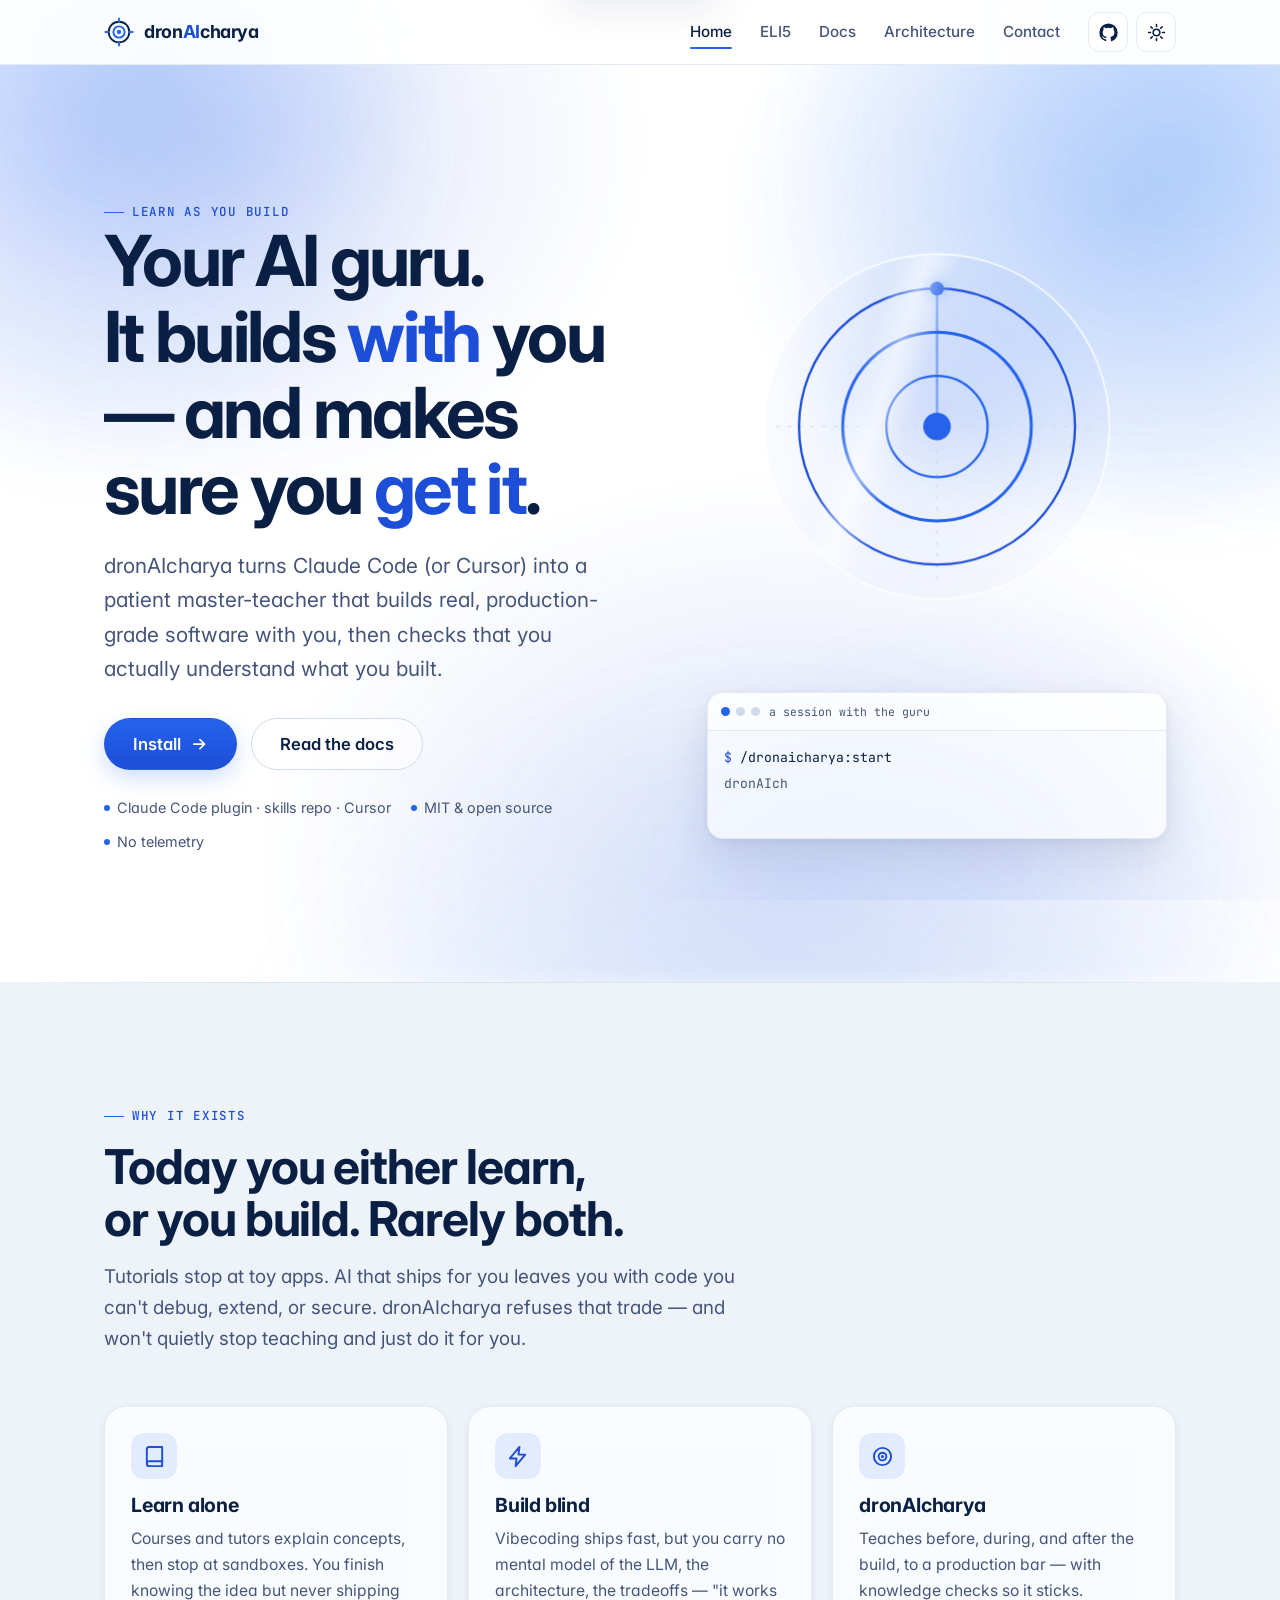
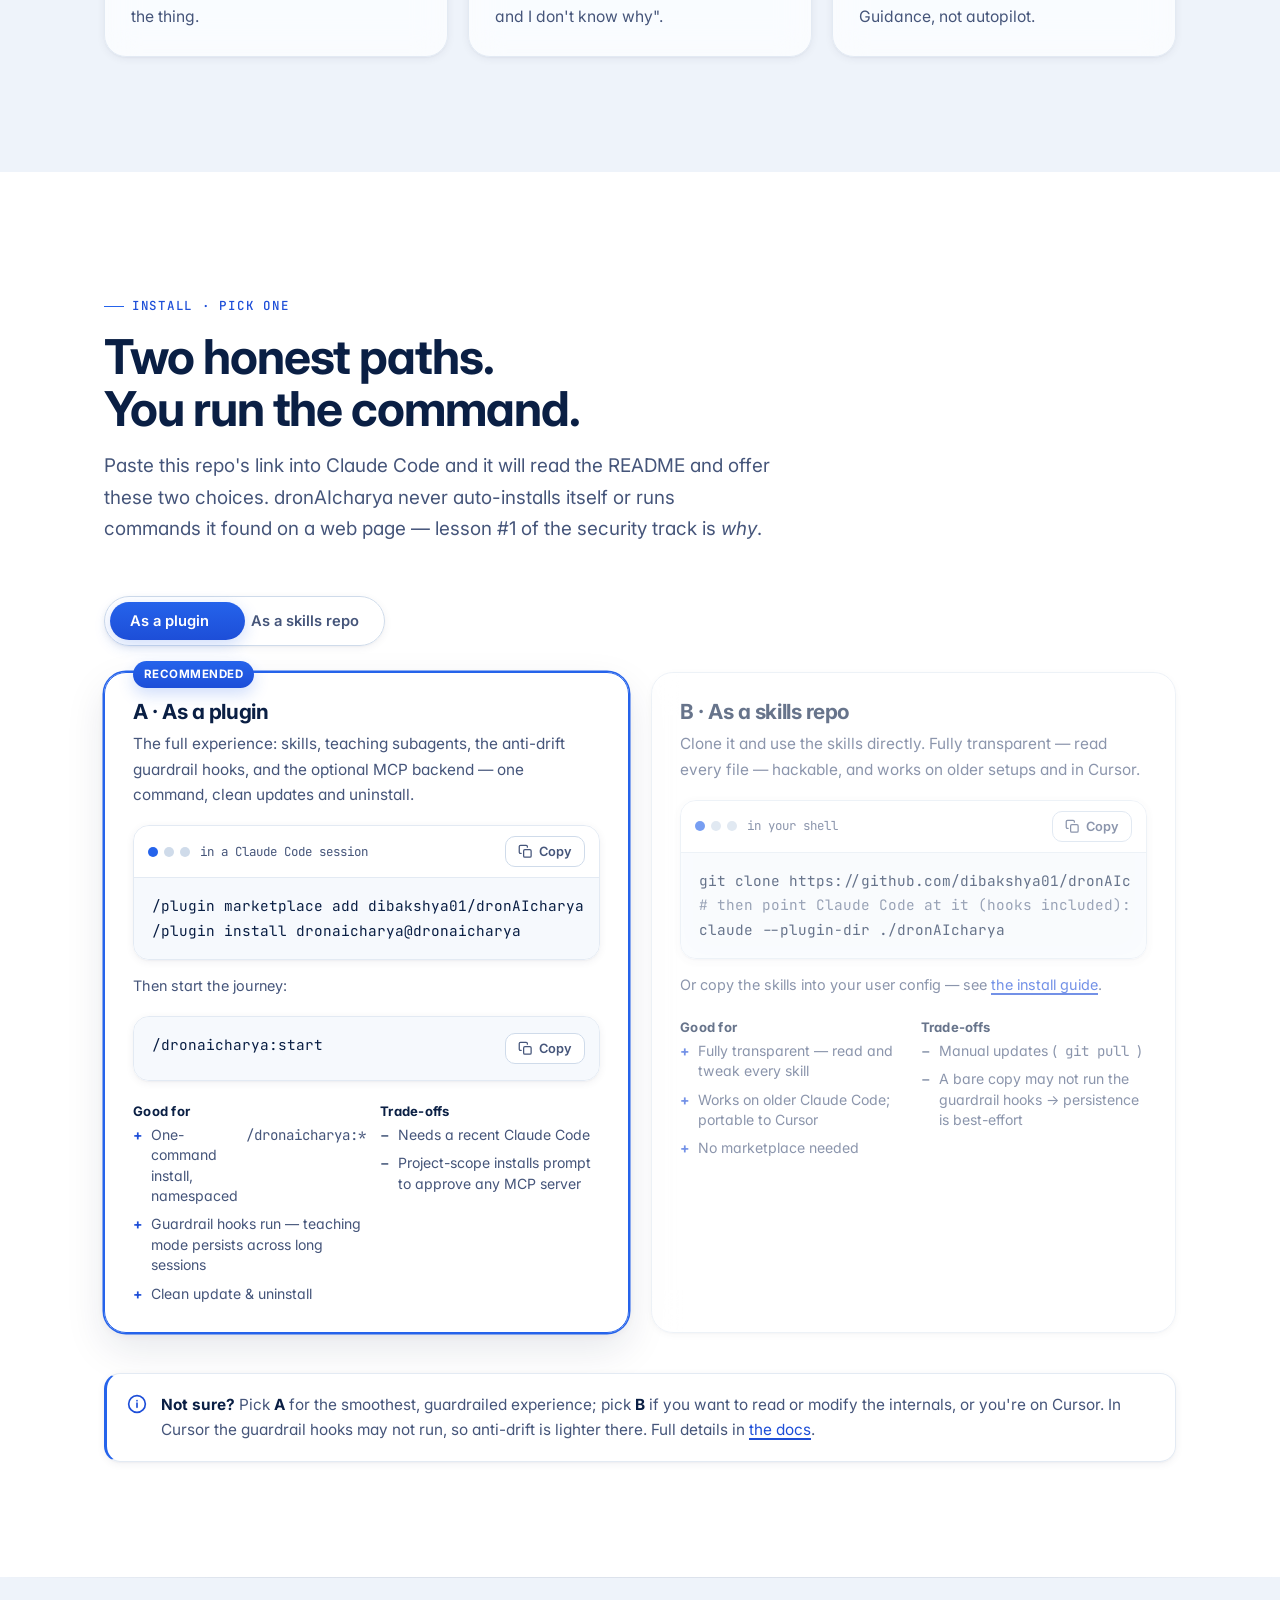
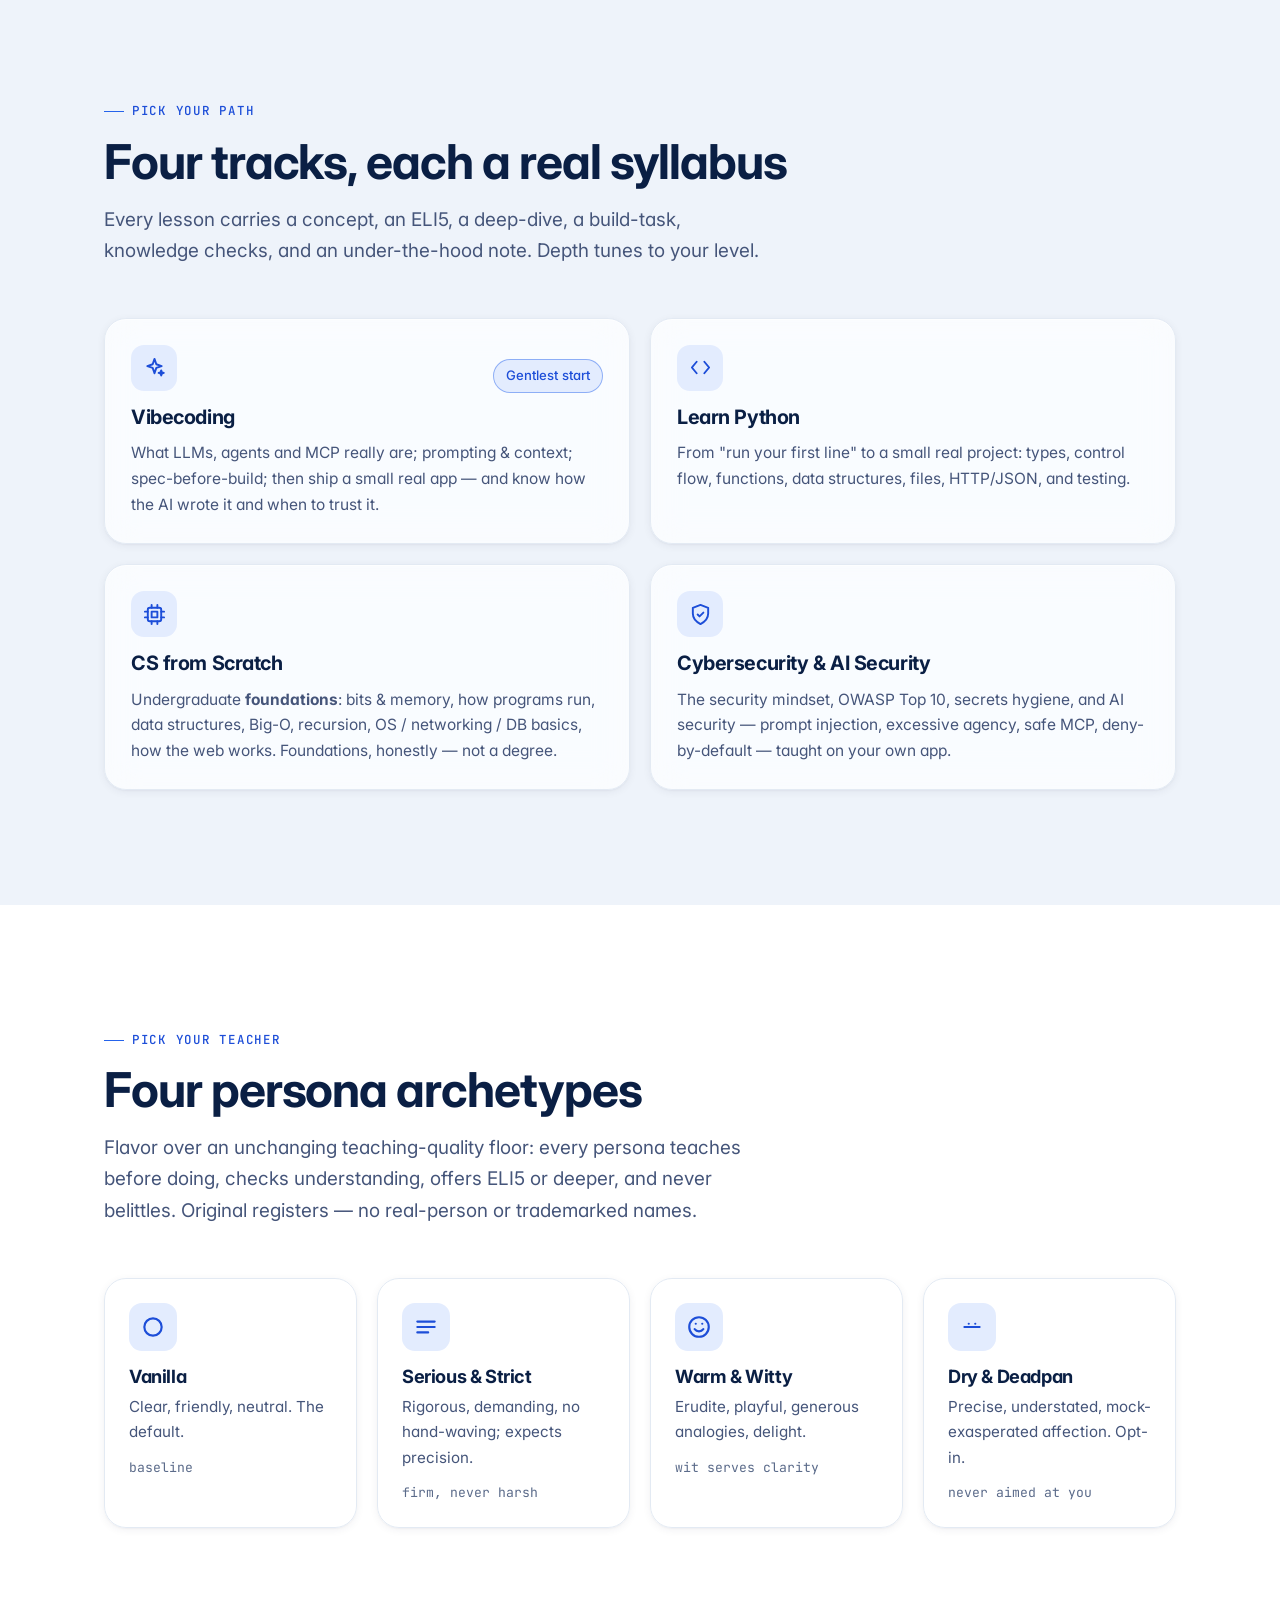
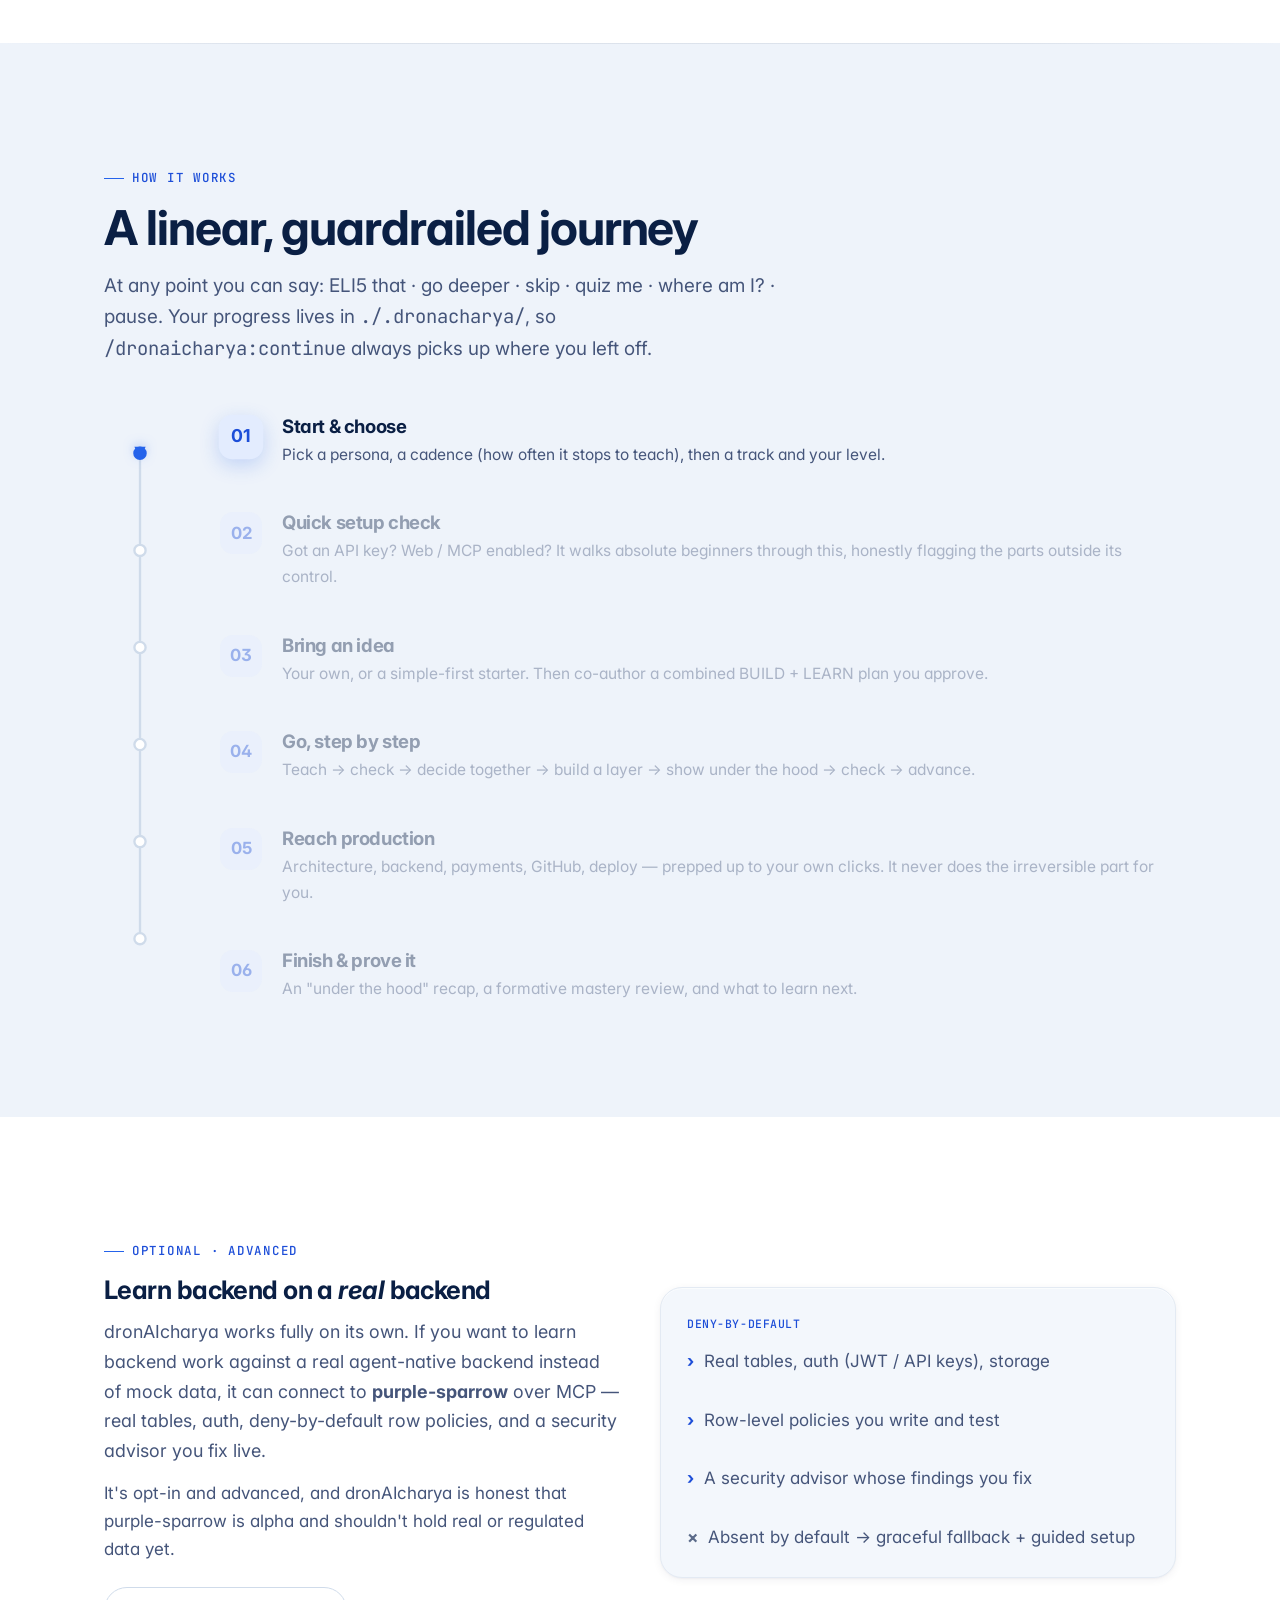
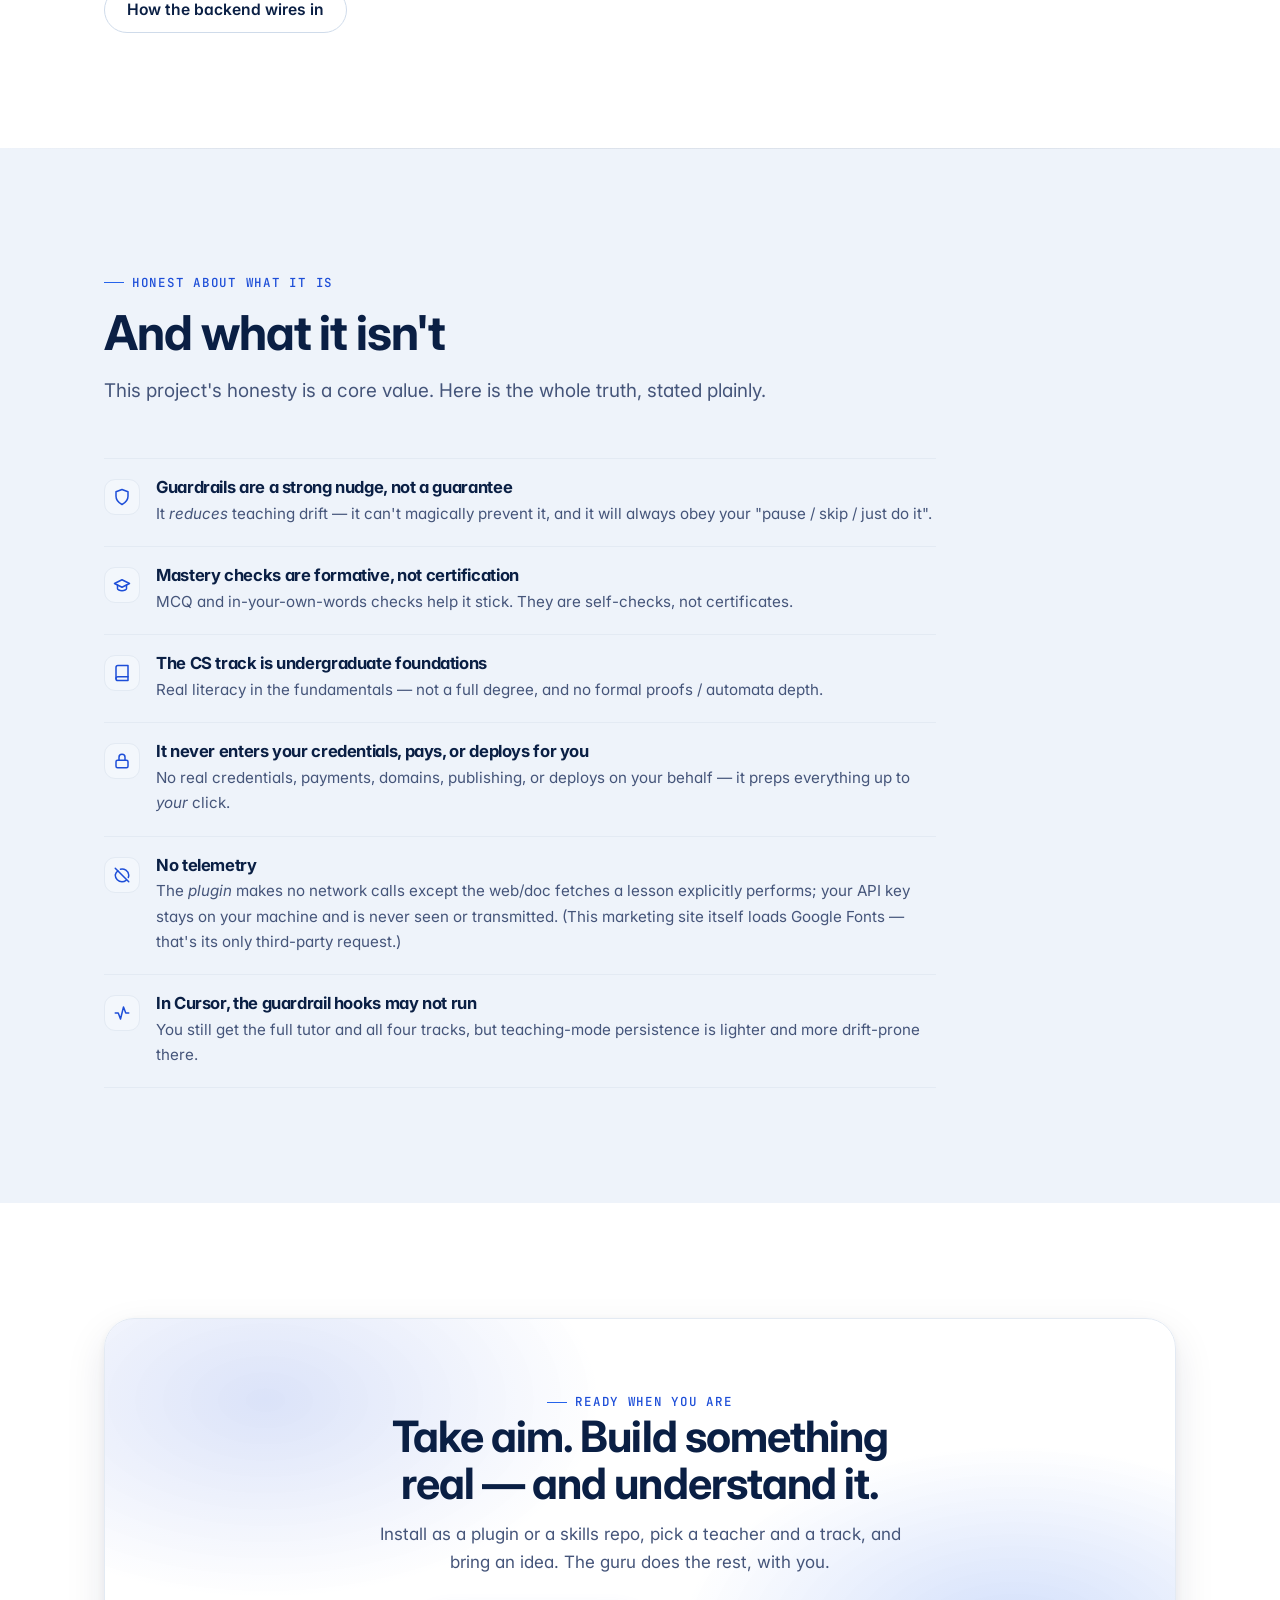
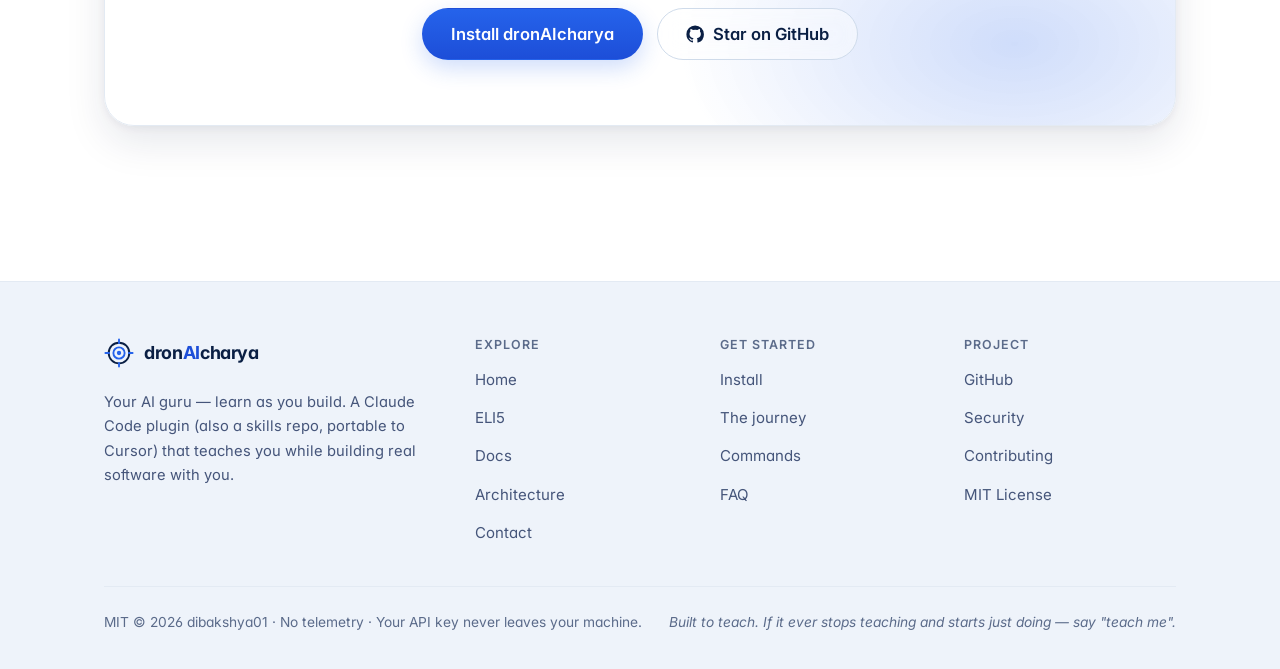
<file: docs/index.html>
<!doctype html>
<html lang="en">
<head>
  <meta charset="utf-8">
  <meta name="viewport" content="width=device-width, initial-scale=1">
  <title>dronAIcharya — your AI guru, learn as you build</title>
  <meta name="description" content="A Claude Code plugin (also a skills repo, portable to Cursor) that turns an AI coding agent into a patient master-teacher: it builds real software with you and makes sure you understand it. Four tracks, four personas, MIT, no telemetry.">
  <meta name="color-scheme" content="light dark">
  <link rel="icon" href="assets/logo.svg" type="image/svg+xml">
  <meta property="og:type" content="website">
  <meta property="og:title" content="dronAIcharya — your AI guru, learn as you build">
  <meta property="og:description" content="Teaches you while it builds real software with you — and checks that you actually get it. A Claude Code plugin. MIT, no telemetry.">
  <meta property="og:image" content="assets/social-card.svg">
  <meta name="twitter:card" content="summary_large_image">
  <script>(function(){try{var t=localStorage.getItem('dron-theme');if(t==='dark'||t==='light'){document.documentElement.setAttribute('data-theme',t);}}catch(e){}})();</script>
  <link rel="preconnect" href="https://fonts.googleapis.com">
  <link rel="preconnect" href="https://fonts.gstatic.com" crossorigin>
  <link href="https://fonts.googleapis.com/css2?family=Inter:wght@400;500;600;700&family=JetBrains+Mono:wght@400;500&display=swap" rel="stylesheet">
  <link rel="stylesheet" href="assets/styles.css">
  <noscript><style>[data-reveal]{opacity:1!important;transform:none!important}</style></noscript>
</head>
<body>
  <a class="skip-link" href="#main">Skip to content</a>
  <div class="scroll-progress" aria-hidden="true"></div>
  <div class="grain" aria-hidden="true"></div>

  <header class="site-header">
    <nav class="container nav" aria-label="Primary">
      <a class="brand" href="index.html" aria-label="dronAIcharya — home">
        <svg class="mark" viewBox="0 0 32 32" fill="none" stroke="currentColor" aria-hidden="true">
          <circle cx="16" cy="16" r="11" stroke-width="2"/>
          <circle cx="16" cy="16" r="6" stroke="var(--accent)" stroke-width="2"/>
          <circle cx="16" cy="16" r="2.3" stroke="none" style="fill:var(--accent)"/>
          <path d="M16 1.5v4M16 26.5v4M1.5 16h4M26.5 16h4" stroke="var(--accent)" stroke-width="2" stroke-linecap="round"/>
        </svg>
        <span>dron<span class="wm-ai">AI</span>charya</span>
      </a>
      <ul class="nav-links" id="nav-links">
        <li><a href="index.html" aria-current="page">Home</a></li>
        <li><a href="eli5.html">ELI5</a></li>
        <li><a href="docs.html">Docs</a></li>
        <li><a href="architecture.html">Architecture</a></li>
        <li><a href="contact.html">Contact</a></li>
      </ul>
      <div class="nav-tools">
        <a class="icon-btn" href="https://github.com/dibakshya01/dronAIcharya" target="_blank" rel="noopener" aria-label="dronAIcharya on GitHub">
          <svg viewBox="0 0 24 24" fill="currentColor" aria-hidden="true"><path d="M12 .5A11.5 11.5 0 0 0 .5 12a11.5 11.5 0 0 0 7.86 10.92c.57.1.78-.25.78-.55v-2c-3.2.7-3.88-1.37-3.88-1.37-.52-1.33-1.28-1.68-1.28-1.68-1.05-.72.08-.7.08-.7 1.16.08 1.77 1.2 1.77 1.2 1.03 1.76 2.7 1.25 3.36.96.1-.75.4-1.26.73-1.55-2.55-.29-5.24-1.28-5.24-5.7 0-1.26.45-2.29 1.2-3.1-.12-.3-.52-1.48.11-3.08 0 0 .97-.31 3.18 1.18a11 11 0 0 1 5.8 0c2.2-1.49 3.17-1.18 3.17-1.18.63 1.6.23 2.78.11 3.08.75.81 1.2 1.84 1.2 3.1 0 4.43-2.69 5.4-5.25 5.69.41.36.78 1.06.78 2.14v3.17c0 .3.2.66.79.55A11.5 11.5 0 0 0 23.5 12 11.5 11.5 0 0 0 12 .5Z"/></svg>
        </a>
        <button class="icon-btn theme-toggle" type="button" aria-pressed="false" aria-label="Switch to dark theme">
          <svg class="sun" viewBox="0 0 24 24" fill="none" stroke="currentColor" stroke-width="2" stroke-linecap="round" aria-hidden="true"><circle cx="12" cy="12" r="4.2"/><path d="M12 2v2.5M12 19.5V22M2 12h2.5M19.5 12H22M4.9 4.9l1.8 1.8M17.3 17.3l1.8 1.8M19.1 4.9l-1.8 1.8M6.7 17.3l-1.8 1.8"/></svg>
          <svg class="moon" viewBox="0 0 24 24" fill="none" stroke="currentColor" stroke-width="2" stroke-linecap="round" stroke-linejoin="round" aria-hidden="true"><path d="M20 14.5A8 8 0 0 1 9.5 4 7 7 0 1 0 20 14.5Z"/></svg>
        </button>
        <button class="icon-btn nav-toggle" type="button" aria-label="Open menu" aria-expanded="false" aria-controls="nav-links">
          <svg viewBox="0 0 24 24" fill="none" stroke="currentColor" stroke-width="2" stroke-linecap="round" aria-hidden="true"><path d="M3 6h18M3 12h18M3 18h18"/></svg>
        </button>
      </div>
    </nav>
  </header>

  <main id="main">

    <!-- ============== HERO ============== -->
    <section class="hero" aria-labelledby="hero-title">
      <div class="hero-glow" aria-hidden="true"></div>
      <div class="hero-aurora" aria-hidden="true"></div>
      <div class="hero-canvas" aria-hidden="true"></div>
      <div class="container">
        <div class="hero-grid">
          <div class="hero-copy">
            <span class="eyebrow">Learn as you build</span>
            <h1 id="hero-title">Your AI guru.<br>It builds <span class="accent">with</span> you — and makes sure you <span class="accent">get it</span>.</h1>
            <p class="hero-sub">dronAIcharya turns Claude Code (or Cursor) into a patient master-teacher that builds real, production-grade software with you, then checks that you actually understand what you built.</p>
            <div class="hero-cta">
              <a class="btn btn--primary btn--lg" href="#install">
                Install
                <svg viewBox="0 0 24 24" fill="none" stroke="currentColor" stroke-width="2.2" stroke-linecap="round" stroke-linejoin="round" aria-hidden="true"><path d="M5 12h14M13 6l6 6-6 6"/></svg>
              </a>
              <a class="btn btn--ghost btn--lg" href="docs.html">Read the docs</a>
            </div>
            <div class="hero-meta">
              <span><span class="dot" aria-hidden="true"></span>Claude Code plugin · skills repo · Cursor</span>
              <span><span class="dot" aria-hidden="true"></span>MIT &amp; open source</span>
              <span><span class="dot" aria-hidden="true"></span>No telemetry</span>
            </div>
          </div>

          <div class="hero-figure">
            <div class="hero-scene" aria-hidden="true">
              <svg viewBox="0 0 400 400" fill="none" xmlns="http://www.w3.org/2000/svg">
                <defs>
                  <radialGradient id="lensFill" cx="50%" cy="46%" r="62%">
                    <stop offset="0%" stop-color="#2563EB" stop-opacity="0.16"/>
                    <stop offset="60%" stop-color="#2563EB" stop-opacity="0.05"/>
                    <stop offset="100%" stop-color="#2563EB" stop-opacity="0"/>
                  </radialGradient>
                  <linearGradient id="lensSweep" x1="0" y1="0" x2="1" y2="0">
                    <stop offset="0%" stop-color="#ffffff" stop-opacity="0"/>
                    <stop offset="50%" stop-color="#ffffff" stop-opacity="0.55"/>
                    <stop offset="100%" stop-color="#ffffff" stop-opacity="0"/>
                  </linearGradient>
                  <clipPath id="lensClip"><circle cx="200" cy="190" r="150"/></clipPath>
                </defs>
                <!-- frosted precision lens -->
                <circle class="lens-disc" cx="200" cy="190" r="150" fill="url(#lensFill)" stroke="var(--glass-border)" stroke-width="1.5"/>
                <!-- faint crosshair guides -->
                <g class="lens-guide"><path d="M200 50 V330 M60 190 H340" stroke="var(--border-strong)" stroke-width="1" stroke-dasharray="3 7"/></g>
                <!-- concentric precision rings -->
                <circle class="lens-ring r1" cx="200" cy="190" r="120" stroke="var(--brand)" stroke-width="2"/>
                <circle class="lens-ring r2" cx="200" cy="190" r="82" stroke="var(--accent)" stroke-width="2.6"/>
                <circle class="lens-ring r3" cx="200" cy="190" r="44" stroke="var(--brand-2)" stroke-width="2"/>
                <!-- slow scan + traveling node -->
                <g class="lens-rotor">
                  <path class="lens-scan" d="M200 190 V70" stroke="var(--accent)" stroke-width="2" stroke-linecap="round"/>
                  <circle class="lens-node" cx="200" cy="70" r="6" fill="var(--accent)"/>
                </g>
                <!-- core -->
                <circle class="lens-core" cx="200" cy="190" r="12" fill="var(--accent)"/>
                <!-- gentle light-sweep across the glass -->
                <g clip-path="url(#lensClip)">
                  <rect class="lens-sweep" x="118" y="18" width="58" height="344" fill="url(#lensSweep)" transform="rotate(18 200 190)"/>
                </g>
              </svg>
            </div>

            <!-- Decorative illustration only — not a live terminal. -->
            <div class="hero-terminal" data-terminal role="img"
                 aria-label="Illustration: running the start command, the guru replies with a welcome and an invitation to build something and understand it.">
              <div class="term-head" aria-hidden="true">
                <span class="term-dots"><i></i><i></i><i></i></span>
                <span class="term-title">a session with the guru</span>
              </div>
              <div class="term-body" aria-hidden="true">
                <div class="term-line"><span class="term-prompt">$ </span><span class="term-cmd">/dronaicharya:start</span></div>
                <div class="term-line term-resp">dronAIcharya: <b>Welcome, student.</b> Let&rsquo;s take aim &mdash;</div>
                <div class="term-line term-resp">what shall we build, and understand, today?</div>
              </div>
            </div>
          </div>
        </div>
      </div>
    </section>

    <!-- ============== WHY ============== -->
    <section class="section section--alt" aria-labelledby="why-title">
      <div class="container">
        <div class="section-head" data-reveal>
          <span class="eyebrow">Why it exists</span>
          <h2 id="why-title">Today you either learn, or you build. Rarely both.</h2>
          <p>Tutorials stop at toy apps. AI that ships for you leaves you with code you can't debug, extend, or secure. dronAIcharya refuses that trade — and won't quietly stop teaching and just do it for you.</p>
        </div>
        <div class="grid grid-3">
          <div class="card card--hover tilt" data-reveal>
            <div class="card-icon" aria-hidden="true">
              <svg viewBox="0 0 24 24" fill="none" stroke="currentColor" stroke-width="2" stroke-linecap="round" stroke-linejoin="round"><path d="M4 19.5A2.5 2.5 0 0 1 6.5 17H20"/><path d="M6.5 2H20v20H6.5A2.5 2.5 0 0 1 4 19.5v-15A2.5 2.5 0 0 1 6.5 2Z"/></svg>
            </div>
            <h3>Learn alone</h3>
            <p>Courses and tutors explain concepts, then stop at sandboxes. You finish knowing the idea but never shipping the thing.</p>
          </div>
          <div class="card card--hover tilt" data-reveal data-delay="1">
            <div class="card-icon" aria-hidden="true">
              <svg viewBox="0 0 24 24" fill="none" stroke="currentColor" stroke-width="2" stroke-linecap="round" stroke-linejoin="round"><path d="M13 2 3 14h7l-1 8 10-12h-7l1-8Z"/></svg>
            </div>
            <h3>Build blind</h3>
            <p>Vibecoding ships fast, but you carry no mental model of the LLM, the architecture, the tradeoffs — "it works and I don't know why".</p>
          </div>
          <div class="card card--hover tilt" data-reveal data-delay="2">
            <div class="card-icon" aria-hidden="true">
              <svg viewBox="0 0 24 24" fill="none" stroke="currentColor" stroke-width="2" stroke-linecap="round" stroke-linejoin="round"><circle cx="12" cy="12" r="9"/><circle cx="12" cy="12" r="4"/><circle cx="12" cy="12" r="0.6" fill="currentColor"/></svg>
            </div>
            <h3>dronAIcharya</h3>
            <p>Teaches before, during, and after the build, to a production bar — with knowledge checks so it sticks. Guidance, not autopilot.</p>
          </div>
        </div>
      </div>
    </section>

    <!-- ============== INSTALL ============== -->
    <section class="section" id="install" aria-labelledby="install-title">
      <div class="container">
        <div class="section-head" data-reveal>
          <span class="eyebrow">Install · pick one</span>
          <h2 id="install-title">Two honest paths. You run the command.</h2>
          <p>Paste this repo's link into Claude Code and it will read the README and offer these two choices. dronAIcharya never auto-installs itself or runs commands it found on a web page — lesson #1 of the security track is <em>why</em>.</p>
        </div>

        <div class="install-switch" role="group" aria-label="Emphasize an install path" data-reveal>
          <span class="switch-thumb" aria-hidden="true"></span>
          <button type="button" data-opt="a" aria-pressed="true">As a plugin</button>
          <button type="button" data-opt="b" aria-pressed="false">As a skills repo</button>
        </div>

        <div class="chooser">
          <!-- Option A -->
          <div class="opt opt--primary" data-opt="a" data-reveal="left">
            <span class="opt-badge">Recommended</span>
            <h3>A · As a plugin</h3>
            <p class="opt-sub">The full experience: skills, teaching subagents, the anti-drift guardrail hooks, and the optional MCP backend — one command, clean updates and uninstall.</p>
            <div class="cmd">
              <div class="cmd-head">
                <span class="cmd-dots" aria-hidden="true"><i></i><i></i><i></i></span>
                <span class="cmd-title">in a Claude Code session</span>
                <button class="copy-btn" type="button" data-copy-target="#cmd-a" style="margin-left:auto">
                  <svg class="ic-copy" viewBox="0 0 24 24" fill="none" stroke="currentColor" stroke-width="2" stroke-linecap="round" stroke-linejoin="round" aria-hidden="true"><rect x="9" y="9" width="12" height="12" rx="2"/><path d="M5 15H4a2 2 0 0 1-2-2V4a2 2 0 0 1 2-2h9a2 2 0 0 1 2 2v1"/></svg>
                  <svg class="ic-check" viewBox="0 0 24 24" fill="none" stroke="currentColor" stroke-width="2.4" stroke-linecap="round" stroke-linejoin="round" aria-hidden="true"><path d="M20 6 9 17l-5-5"/></svg>
                  <span class="copy-label">Copy</span>
                </button>
              </div>
              <div class="cmd-body">
                <pre id="cmd-a"><code>/plugin marketplace add dibakshya01/dronAIcharya
/plugin install dronaicharya@dronaicharya</code></pre>
              </div>
            </div>
            <p class="mt-s" style="font-size:.9rem;color:var(--muted)">Then start the journey:</p>
            <div class="cmd">
              <div class="cmd-body">
                <pre id="cmd-a-start"><code>/dronaicharya:start</code></pre>
                <button class="copy-btn" type="button" data-copy-target="#cmd-a-start">
                  <svg class="ic-copy" viewBox="0 0 24 24" fill="none" stroke="currentColor" stroke-width="2" stroke-linecap="round" stroke-linejoin="round" aria-hidden="true"><rect x="9" y="9" width="12" height="12" rx="2"/><path d="M5 15H4a2 2 0 0 1-2-2V4a2 2 0 0 1 2-2h9a2 2 0 0 1 2 2v1"/></svg>
                  <svg class="ic-check" viewBox="0 0 24 24" fill="none" stroke="currentColor" stroke-width="2.4" stroke-linecap="round" stroke-linejoin="round" aria-hidden="true"><path d="M20 6 9 17l-5-5"/></svg>
                  <span class="copy-label">Copy</span>
                </button>
              </div>
            </div>
            <div class="proscons">
              <div>
                <div class="hd">Good for</div>
                <ul>
                  <li><span class="yes" aria-hidden="true">+</span> One-command install, namespaced <code>/dronaicharya:*</code></li>
                  <li><span class="yes" aria-hidden="true">+</span> Guardrail hooks run — teaching mode persists across long sessions</li>
                  <li><span class="yes" aria-hidden="true">+</span> Clean update &amp; uninstall</li>
                </ul>
              </div>
              <div>
                <div class="hd">Trade-offs</div>
                <ul>
                  <li><span class="no" aria-hidden="true">−</span> Needs a recent Claude Code</li>
                  <li><span class="no" aria-hidden="true">−</span> Project-scope installs prompt to approve any MCP server</li>
                </ul>
              </div>
            </div>
          </div>

          <!-- Option B -->
          <div class="opt" data-opt="b" data-reveal="right" data-delay="1">
            <h3>B · As a skills repo</h3>
            <p class="opt-sub">Clone it and use the skills directly. Fully transparent — read every file — hackable, and works on older setups and in Cursor.</p>
            <div class="cmd">
              <div class="cmd-head">
                <span class="cmd-dots" aria-hidden="true"><i></i><i></i><i></i></span>
                <span class="cmd-title">in your shell</span>
                <button class="copy-btn" type="button" data-copy-target="#cmd-b" style="margin-left:auto">
                  <svg class="ic-copy" viewBox="0 0 24 24" fill="none" stroke="currentColor" stroke-width="2" stroke-linecap="round" stroke-linejoin="round" aria-hidden="true"><rect x="9" y="9" width="12" height="12" rx="2"/><path d="M5 15H4a2 2 0 0 1-2-2V4a2 2 0 0 1 2-2h9a2 2 0 0 1 2 2v1"/></svg>
                  <svg class="ic-check" viewBox="0 0 24 24" fill="none" stroke="currentColor" stroke-width="2.4" stroke-linecap="round" stroke-linejoin="round" aria-hidden="true"><path d="M20 6 9 17l-5-5"/></svg>
                  <span class="copy-label">Copy</span>
                </button>
              </div>
              <div class="cmd-body">
                <pre id="cmd-b"><code>git clone https://github.com/dibakshya01/dronAIcharya
<span class="cmt"># then point Claude Code at it (hooks included):</span>
claude --plugin-dir ./dronAIcharya</code></pre>
              </div>
            </div>
            <p class="mt-s" style="font-size:.9rem;color:var(--muted)">Or copy the skills into your user config — see <a href="docs.html#install">the install guide</a>.</p>
            <div class="proscons">
              <div>
                <div class="hd">Good for</div>
                <ul>
                  <li><span class="yes" aria-hidden="true">+</span> Fully transparent — read and tweak every skill</li>
                  <li><span class="yes" aria-hidden="true">+</span> Works on older Claude Code; portable to Cursor</li>
                  <li><span class="yes" aria-hidden="true">+</span> No marketplace needed</li>
                </ul>
              </div>
              <div>
                <div class="hd">Trade-offs</div>
                <ul>
                  <li><span class="no" aria-hidden="true">−</span> Manual updates (<code>git pull</code>)</li>
                  <li><span class="no" aria-hidden="true">−</span> A bare copy may not run the guardrail hooks → persistence is best-effort</li>
                </ul>
              </div>
            </div>
          </div>
        </div>

        <div class="callout mt-l" data-reveal>
          <span class="ci" aria-hidden="true">
            <svg viewBox="0 0 24 24" fill="none" stroke="currentColor" stroke-width="2" stroke-linecap="round" stroke-linejoin="round"><circle cx="12" cy="12" r="10"/><path d="M12 16v-5M12 8h.01"/></svg>
          </span>
          <p><strong>Not sure?</strong> Pick <strong>A</strong> for the smoothest, guardrailed experience; pick <strong>B</strong> if you want to read or modify the internals, or you're on Cursor. In Cursor the guardrail hooks may not run, so anti-drift is lighter there. Full details in <a href="docs.html#install">the docs</a>.</p>
        </div>
      </div>
    </section>

    <!-- ============== TRACKS ============== -->
    <section class="section section--alt" aria-labelledby="tracks-title">
      <div class="container">
        <div class="section-head" data-reveal>
          <span class="eyebrow">Pick your path</span>
          <h2 id="tracks-title">Four tracks, each a real syllabus</h2>
          <p>Every lesson carries a concept, an ELI5, a deep-dive, a build-task, knowledge checks, and an under-the-hood note. Depth tunes to your level.</p>
        </div>
        <div class="grid grid-2">
          <article class="track tilt" data-reveal>
            <div class="track-top">
              <div class="card-icon" aria-hidden="true">
                <svg viewBox="0 0 24 24" fill="none" stroke="currentColor" stroke-width="2" stroke-linecap="round" stroke-linejoin="round"><path d="M12 3 13.9 8.6 19.5 10.5 13.9 12.4 12 18 10.1 12.4 4.5 10.5 10.1 8.6 12 3Z"/><path d="M19 15l.7 2 2 .7-2 .7-.7 2-.7-2-2-.7 2-.7.7-2Z"/></svg>
              </div>
              <span class="pill pill--accent">Gentlest start</span>
            </div>
            <h3>Vibecoding</h3>
            <p>What LLMs, agents and MCP really are; prompting &amp; context; spec-before-build; then ship a small real app — and know how the AI wrote it and when to trust it.</p>
          </article>
          <article class="track tilt" data-reveal data-delay="1">
            <div class="track-top">
              <div class="card-icon" aria-hidden="true">
                <svg viewBox="0 0 24 24" fill="none" stroke="currentColor" stroke-width="2" stroke-linecap="round" stroke-linejoin="round"><path d="m8 18-5-6 5-6M16 6l5 6-5 6"/></svg>
              </div>
            </div>
            <h3>Learn Python</h3>
            <p>From "run your first line" to a small real project: types, control flow, functions, data structures, files, HTTP/JSON, and testing.</p>
          </article>
          <article class="track tilt" data-reveal data-delay="2">
            <div class="track-top">
              <div class="card-icon" aria-hidden="true">
                <svg viewBox="0 0 24 24" fill="none" stroke="currentColor" stroke-width="2" stroke-linecap="round" stroke-linejoin="round"><rect x="5" y="5" width="14" height="14" rx="2"/><rect x="9" y="9" width="6" height="6"/><path d="M9 2v3M15 2v3M9 19v3M15 19v3M2 9h3M2 15h3M19 9h3M19 15h3"/></svg>
              </div>
            </div>
            <h3>CS from Scratch</h3>
            <p>Undergraduate <strong>foundations</strong>: bits &amp; memory, how programs run, data structures, Big-O, recursion, OS / networking / DB basics, how the web works. Foundations, honestly — not a degree.</p>
          </article>
          <article class="track tilt" data-reveal data-delay="3">
            <div class="track-top">
              <div class="card-icon" aria-hidden="true">
                <svg viewBox="0 0 24 24" fill="none" stroke="currentColor" stroke-width="2" stroke-linecap="round" stroke-linejoin="round"><path d="M12 2 4 5v6c0 5 3.4 8.6 8 11 4.6-2.4 8-6 8-11V5l-8-3Z"/><path d="m9 12 2 2 4-4"/></svg>
              </div>
            </div>
            <h3>Cybersecurity &amp; AI Security</h3>
            <p>The security mindset, OWASP Top 10, secrets hygiene, and AI security — prompt injection, excessive agency, safe MCP, deny-by-default — taught on your own app.</p>
          </article>
        </div>
      </div>
    </section>

    <!-- ============== PERSONAS ============== -->
    <section class="section" aria-labelledby="personas-title">
      <div class="container">
        <div class="section-head" data-reveal>
          <span class="eyebrow">Pick your teacher</span>
          <h2 id="personas-title">Four persona archetypes</h2>
          <p>Flavor over an unchanging teaching-quality floor: every persona teaches before doing, checks understanding, offers ELI5 or deeper, and never belittles. Original registers — no real-person or trademarked names.</p>
        </div>
        <div class="grid grid-4">
          <div class="persona tilt" data-reveal>
            <div class="glyph" aria-hidden="true"><svg viewBox="0 0 24 24" fill="none" stroke="currentColor" stroke-width="2"><circle cx="12" cy="12" r="8"/></svg></div>
            <h3>Vanilla</h3>
            <p class="voice">Clear, friendly, neutral. The default.</p>
            <p class="note">baseline</p>
          </div>
          <div class="persona tilt" data-reveal data-delay="1">
            <div class="glyph" aria-hidden="true"><svg viewBox="0 0 24 24" fill="none" stroke="currentColor" stroke-width="2" stroke-linecap="round"><path d="M4 7h16M4 12h16M4 17h10"/></svg></div>
            <h3>Serious &amp; Strict</h3>
            <p class="voice">Rigorous, demanding, no hand-waving; expects precision.</p>
            <p class="note">firm, never harsh</p>
          </div>
          <div class="persona tilt" data-reveal data-delay="2">
            <div class="glyph" aria-hidden="true"><svg viewBox="0 0 24 24" fill="none" stroke="currentColor" stroke-width="2" stroke-linecap="round" stroke-linejoin="round"><circle cx="12" cy="12" r="9"/><path d="M8 14s1.5 2 4 2 4-2 4-2"/><path d="M9 9h.01M15 9h.01"/></svg></div>
            <h3>Warm &amp; Witty</h3>
            <p class="voice">Erudite, playful, generous analogies, delight.</p>
            <p class="note">wit serves clarity</p>
          </div>
          <div class="persona tilt" data-reveal data-delay="3">
            <div class="glyph" aria-hidden="true"><svg viewBox="0 0 24 24" fill="none" stroke="currentColor" stroke-width="2" stroke-linecap="round"><path d="M5 12h14"/><path d="M9 9h.01M15 9h.01"/></svg></div>
            <h3>Dry &amp; Deadpan</h3>
            <p class="voice">Precise, understated, mock-exasperated affection. Opt-in.</p>
            <p class="note">never aimed at you</p>
          </div>
        </div>
      </div>
    </section>

    <!-- ============== HOW IT WORKS (trajectory) ============== -->
    <section class="section section--alt journey" id="how" aria-labelledby="how-title">
      <div class="container">
        <div class="section-head" data-reveal>
          <span class="eyebrow">How it works</span>
          <h2 id="how-title">A linear, guardrailed journey</h2>
          <p>At any point you can say: ELI5 that · go deeper · skip · quiz me · where am I? · pause. Your progress lives in <code class="mono">./.dronacharya/</code>, so <code class="mono">/dronaicharya:continue</code> always picks up where you left off.</p>
        </div>
        <div class="journey-stage">
          <div class="journey-rail" aria-hidden="true">
            <svg viewBox="0 0 44 600" fill="none" preserveAspectRatio="xMidYMin meet">
              <line class="rail-track" x1="22" y1="40" x2="22" y2="560" stroke-width="2.5" stroke-linecap="round"/>
              <path class="rail-fill" d="M22 40 L22 560" pathLength="1" stroke-width="3" stroke-dasharray="1" stroke-dashoffset="0"/>
              <circle class="node on" cx="22" cy="40"  r="6"/>
              <circle class="node on" cx="22" cy="144" r="6"/>
              <circle class="node on" cx="22" cy="248" r="6"/>
              <circle class="node on" cx="22" cy="352" r="6"/>
              <circle class="node on" cx="22" cy="456" r="6"/>
              <circle class="node on" cx="22" cy="560" r="6"/>
              <path class="rail-arrow" d="M-6 -7 L6 -7 L0 5 Z" style="transform:translate(22px,560px)"/>
            </svg>
          </div>
          <ol class="journey-steps">
            <li class="jstep" data-reveal="right"><span class="jnum" aria-hidden="true"></span><div><h3>Start &amp; choose</h3><p>Pick a persona, a cadence (how often it stops to teach), then a track and your level.</p></div></li>
            <li class="jstep" data-reveal="right"><span class="jnum" aria-hidden="true"></span><div><h3>Quick setup check</h3><p>Got an API key? Web / MCP enabled? It walks absolute beginners through this, honestly flagging the parts outside its control.</p></div></li>
            <li class="jstep" data-reveal="right"><span class="jnum" aria-hidden="true"></span><div><h3>Bring an idea</h3><p>Your own, or a simple-first starter. Then co-author a combined BUILD + LEARN plan you approve.</p></div></li>
            <li class="jstep" data-reveal="right"><span class="jnum" aria-hidden="true"></span><div><h3>Go, step by step</h3><p>Teach → check → decide together → build a layer → show under the hood → check → advance.</p></div></li>
            <li class="jstep" data-reveal="right"><span class="jnum" aria-hidden="true"></span><div><h3>Reach production</h3><p>Architecture, backend, payments, GitHub, deploy — prepped up to your own clicks. It never does the irreversible part for you.</p></div></li>
            <li class="jstep" data-reveal="right"><span class="jnum" aria-hidden="true"></span><div><h3>Finish &amp; prove it</h3><p>An "under the hood" recap, a formative mastery review, and what to learn next.</p></div></li>
          </ol>
        </div>
      </div>
    </section>

    <!-- ============== OPTIONAL BACKEND ============== -->
    <section class="section" aria-labelledby="backend-title">
      <div class="container">
        <div class="grid grid-2" style="align-items:center;gap:40px">
          <div data-reveal>
            <span class="eyebrow">Optional · advanced</span>
            <h2 id="backend-title" style="font-size:clamp(1.7rem,1.2rem+1.8vw,2.4rem);margin-top:14px">Learn backend on a <em>real</em> backend</h2>
            <p class="lead mt-s">dronAIcharya works fully on its own. If you want to learn backend work against a real agent-native backend instead of mock data, it can connect to <strong>purple-sparrow</strong> over MCP — real tables, auth, deny-by-default row policies, and a security advisor you fix live.</p>
            <p class="mt-s" style="color:var(--muted)">It's opt-in and advanced, and dronAIcharya is honest that purple-sparrow is alpha and shouldn't hold real or regulated data yet.</p>
            <a class="btn btn--ghost mt-m" href="architecture.html#backend">How the backend wires in</a>
          </div>
          <div class="card" data-reveal data-delay="1" style="background:var(--surface-2)">
            <div class="tag">deny-by-default</div>
            <ul class="prose" style="list-style:none;padding:0;margin-top:14px;display:grid;gap:12px">
              <li style="display:flex;gap:10px;align-items:flex-start"><span class="yes" style="color:var(--accent-ink);font-weight:700">›</span> Real tables, auth (JWT / API keys), storage</li>
              <li style="display:flex;gap:10px;align-items:flex-start"><span class="yes" style="color:var(--accent-ink);font-weight:700">›</span> Row-level policies you write and test</li>
              <li style="display:flex;gap:10px;align-items:flex-start"><span class="yes" style="color:var(--accent-ink);font-weight:700">›</span> A security advisor whose findings you fix</li>
              <li style="display:flex;gap:10px;align-items:flex-start"><span class="no" style="color:var(--faint);font-weight:700">×</span> Absent by default → graceful fallback + guided setup</li>
            </ul>
          </div>
        </div>
      </div>
    </section>

    <!-- ============== HONEST LIMITS ============== -->
    <section class="section section--alt" aria-labelledby="limits-title">
      <div class="container">
        <div class="section-head" data-reveal>
          <span class="eyebrow">Honest about what it is</span>
          <h2 id="limits-title">And what it isn't</h2>
          <p>This project's honesty is a core value. Here is the whole truth, stated plainly.</p>
        </div>
        <div style="max-width:52rem">
          <div class="limit" data-reveal>
            <span class="lx" aria-hidden="true"><svg viewBox="0 0 24 24" fill="none" stroke="currentColor" stroke-width="2" stroke-linecap="round" stroke-linejoin="round"><path d="M12 2 4 5v6c0 5 3.4 8.6 8 11 4.6-2.4 8-6 8-11V5l-8-3Z"/></svg></span>
            <div><h3>Guardrails are a strong nudge, not a guarantee</h3><p>It <em>reduces</em> teaching drift — it can't magically prevent it, and it will always obey your "pause / skip / just do it".</p></div>
          </div>
          <div class="limit" data-reveal>
            <span class="lx" aria-hidden="true"><svg viewBox="0 0 24 24" fill="none" stroke="currentColor" stroke-width="2" stroke-linecap="round" stroke-linejoin="round"><path d="M22 10 12 5 2 10l10 5 10-5Z"/><path d="M6 12v5c0 1 2.7 2.5 6 2.5s6-1.5 6-2.5v-5"/></svg></span>
            <div><h3>Mastery checks are formative, not certification</h3><p>MCQ and in-your-own-words checks help it stick. They are self-checks, not certificates.</p></div>
          </div>
          <div class="limit" data-reveal>
            <span class="lx" aria-hidden="true"><svg viewBox="0 0 24 24" fill="none" stroke="currentColor" stroke-width="2" stroke-linecap="round" stroke-linejoin="round"><path d="M4 19.5A2.5 2.5 0 0 1 6.5 17H20"/><path d="M6.5 2H20v20H6.5A2.5 2.5 0 0 1 4 19.5v-15A2.5 2.5 0 0 1 6.5 2Z"/></svg></span>
            <div><h3>The CS track is undergraduate foundations</h3><p>Real literacy in the fundamentals — not a full degree, and no formal proofs / automata depth.</p></div>
          </div>
          <div class="limit" data-reveal>
            <span class="lx" aria-hidden="true"><svg viewBox="0 0 24 24" fill="none" stroke="currentColor" stroke-width="2" stroke-linecap="round" stroke-linejoin="round"><rect x="4" y="11" width="16" height="10" rx="2"/><path d="M8 11V7a4 4 0 0 1 8 0v4"/></svg></span>
            <div><h3>It never enters your credentials, pays, or deploys for you</h3><p>No real credentials, payments, domains, publishing, or deploys on your behalf — it preps everything up to <em>your</em> click.</p></div>
          </div>
          <div class="limit" data-reveal>
            <span class="lx" aria-hidden="true"><svg viewBox="0 0 24 24" fill="none" stroke="currentColor" stroke-width="2" stroke-linecap="round" stroke-linejoin="round"><path d="M9.9 4.2A9 9 0 0 1 21 12a9 9 0 0 1-.6 3.3M6.6 6.6A9 9 0 0 0 3 12a9 9 0 0 0 9 9 9 9 0 0 0 5.4-1.8"/><path d="M3 3l18 18"/></svg></span>
            <div><h3>No telemetry</h3><p>The <em>plugin</em> makes no network calls except the web/doc fetches a lesson explicitly performs; your API key stays on your machine and is never seen or transmitted. (This marketing site itself loads Google Fonts — that's its only third-party request.)</p></div>
          </div>
          <div class="limit" data-reveal>
            <span class="lx" aria-hidden="true"><svg viewBox="0 0 24 24" fill="none" stroke="currentColor" stroke-width="2" stroke-linecap="round" stroke-linejoin="round"><path d="M3 12h4l3 8 4-16 3 8h4"/></svg></span>
            <div><h3>In Cursor, the guardrail hooks may not run</h3><p>You still get the full tutor and all four tracks, but teaching-mode persistence is lighter and more drift-prone there.</p></div>
          </div>
        </div>
      </div>
    </section>

    <!-- ============== CTA ============== -->
    <section class="section" aria-labelledby="cta-title">
      <div class="container">
        <div class="cta-band" data-reveal>
          <span class="eyebrow" style="justify-content:center">Ready when you are</span>
          <h2 id="cta-title">Take aim. Build something real — and understand it.</h2>
          <p>Install as a plugin or a skills repo, pick a teacher and a track, and bring an idea. The guru does the rest, with you.</p>
          <div class="hero-cta">
            <a class="btn btn--primary btn--lg" href="#install">Install dronAIcharya</a>
            <a class="btn btn--ghost btn--lg" href="https://github.com/dibakshya01/dronAIcharya" target="_blank" rel="noopener">
              <svg viewBox="0 0 24 24" fill="currentColor" aria-hidden="true" style="width:1.1em;height:1.1em"><path d="M12 .5A11.5 11.5 0 0 0 .5 12a11.5 11.5 0 0 0 7.86 10.92c.57.1.78-.25.78-.55v-2c-3.2.7-3.88-1.37-3.88-1.37-.52-1.33-1.28-1.68-1.28-1.68-1.05-.72.08-.7.08-.7 1.16.08 1.77 1.2 1.77 1.2 1.03 1.76 2.7 1.25 3.36.96.1-.75.4-1.26.73-1.55-2.55-.29-5.24-1.28-5.24-5.7 0-1.26.45-2.29 1.2-3.1-.12-.3-.52-1.48.11-3.08 0 0 .97-.31 3.18 1.18a11 11 0 0 1 5.8 0c2.2-1.49 3.17-1.18 3.17-1.18.63 1.6.23 2.78.11 3.08.75.81 1.2 1.84 1.2 3.1 0 4.43-2.69 5.4-5.25 5.69.41.36.78 1.06.78 2.14v3.17c0 .3.2.66.79.55A11.5 11.5 0 0 0 23.5 12 11.5 11.5 0 0 0 12 .5Z"/></svg>
              Star on GitHub
            </a>
          </div>
        </div>
      </div>
    </section>

  </main>

  <footer class="site-footer">
    <div class="container">
      <div class="footer-grid">
        <div class="footer-brand">
          <a class="brand" href="index.html" aria-label="dronAIcharya — home">
            <svg class="mark" viewBox="0 0 32 32" fill="none" stroke="currentColor" aria-hidden="true">
              <circle cx="16" cy="16" r="11" stroke-width="2"/>
              <circle cx="16" cy="16" r="6" stroke="var(--accent)" stroke-width="2"/>
              <circle cx="16" cy="16" r="2.3" stroke="none" style="fill:var(--accent)"/>
              <path d="M16 1.5v4M16 26.5v4M1.5 16h4M26.5 16h4" stroke="var(--accent)" stroke-width="2" stroke-linecap="round"/>
            </svg>
            <span>dron<span class="wm-ai">AI</span>charya</span>
          </a>
          <p>Your AI guru — learn as you build. A Claude Code plugin (also a skills repo, portable to Cursor) that teaches you while building real software with you.</p>
        </div>
        <div class="footer-col">
          <h4>Explore</h4>
          <ul>
            <li><a href="index.html">Home</a></li>
            <li><a href="eli5.html">ELI5</a></li>
            <li><a href="docs.html">Docs</a></li>
            <li><a href="architecture.html">Architecture</a></li>
            <li><a href="contact.html">Contact</a></li>
          </ul>
        </div>
        <div class="footer-col">
          <h4>Get started</h4>
          <ul>
            <li><a href="index.html#install">Install</a></li>
            <li><a href="docs.html#journey">The journey</a></li>
            <li><a href="docs.html#commands">Commands</a></li>
            <li><a href="docs.html#faq">FAQ</a></li>
          </ul>
        </div>
        <div class="footer-col">
          <h4>Project</h4>
          <ul>
            <li><a href="https://github.com/dibakshya01/dronAIcharya" target="_blank" rel="noopener">GitHub</a></li>
            <li><a href="https://github.com/dibakshya01/dronAIcharya/blob/main/SECURITY.md" target="_blank" rel="noopener">Security</a></li>
            <li><a href="https://github.com/dibakshya01/dronAIcharya/blob/main/CONTRIBUTING.md" target="_blank" rel="noopener">Contributing</a></li>
            <li><a href="https://github.com/dibakshya01/dronAIcharya/blob/main/LICENSE" target="_blank" rel="noopener">MIT License</a></li>
          </ul>
        </div>
      </div>
      <div class="footer-bottom">
        <span>MIT &copy; <span id="year">2026</span> dibakshya01 · No telemetry · Your API key never leaves your machine.</span>
        <span class="tagline">Built to teach. If it ever stops teaching and starts just doing — say "teach me".</span>
      </div>
    </div>
  </footer>

  <div id="copy-live" class="visually-hidden" role="status" aria-live="polite"></div>
  <script src="assets/main.js" defer></script>
</body>
</html>
</file>
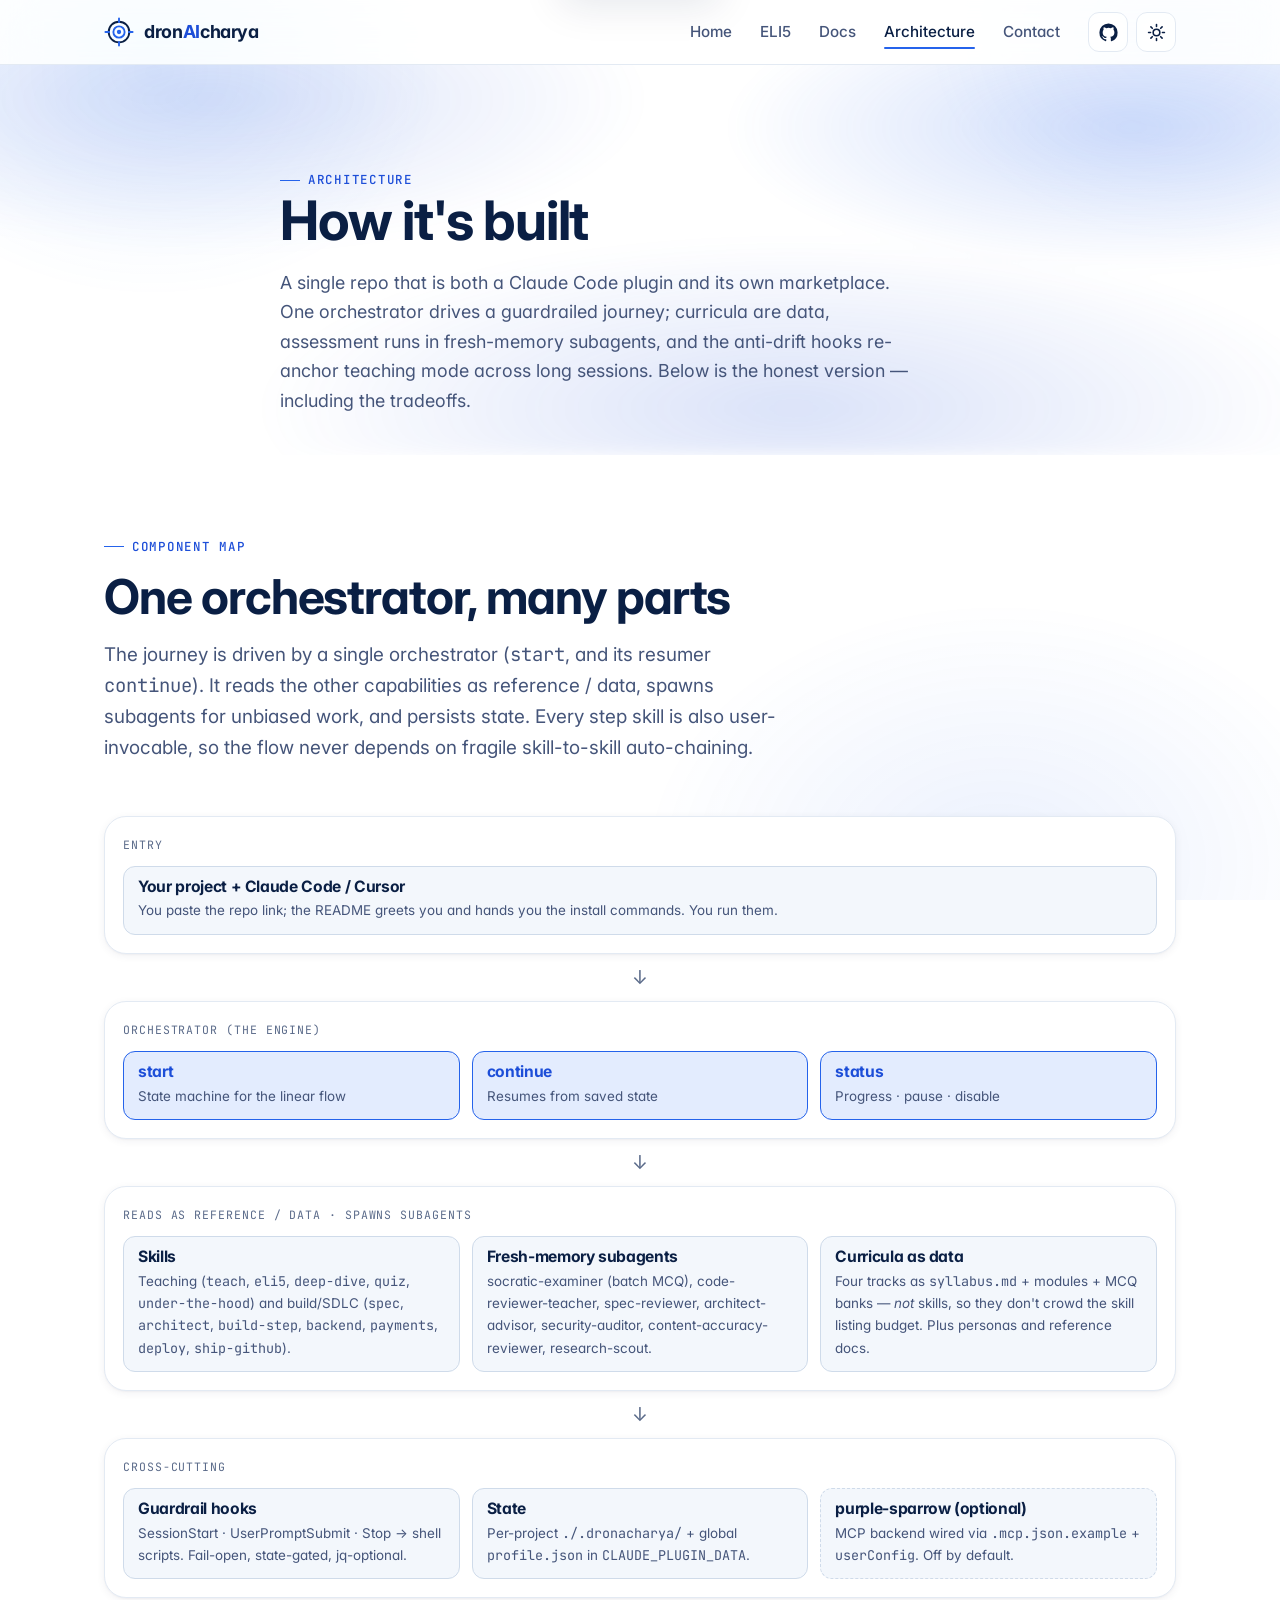
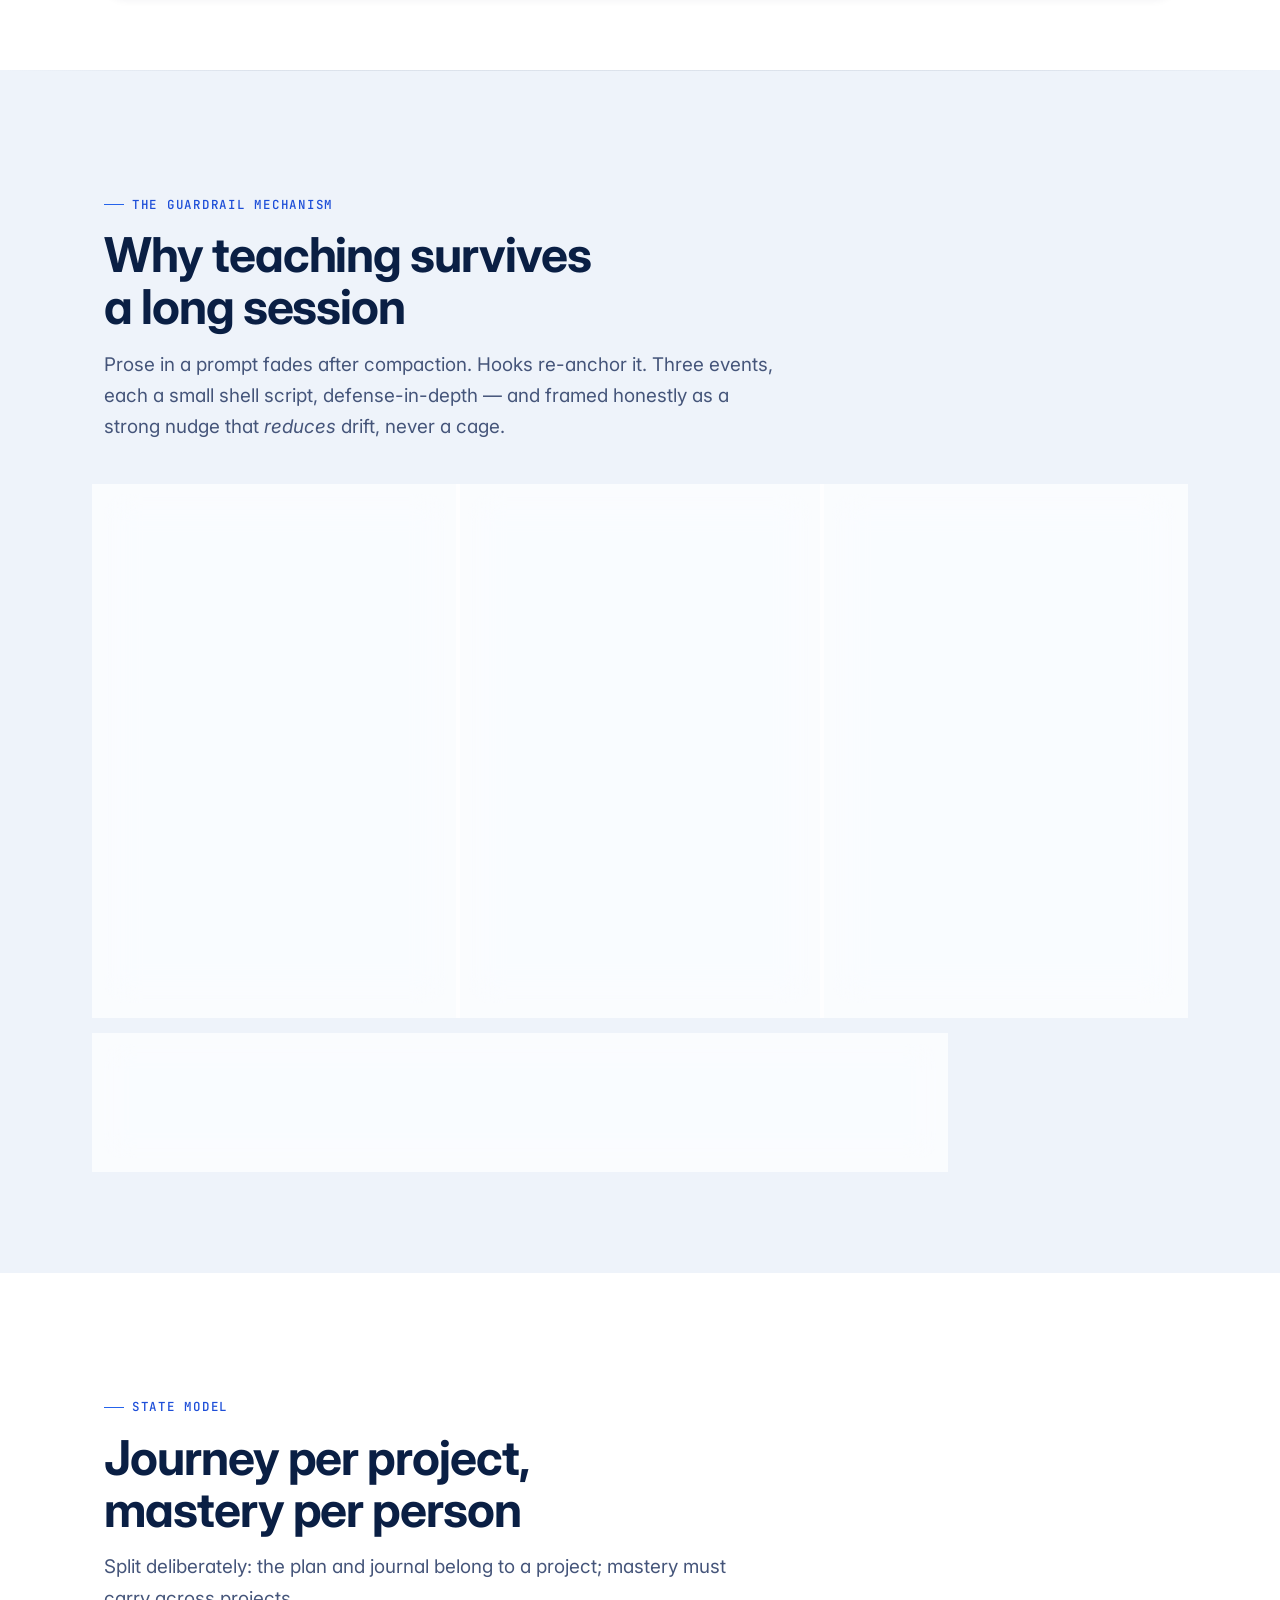
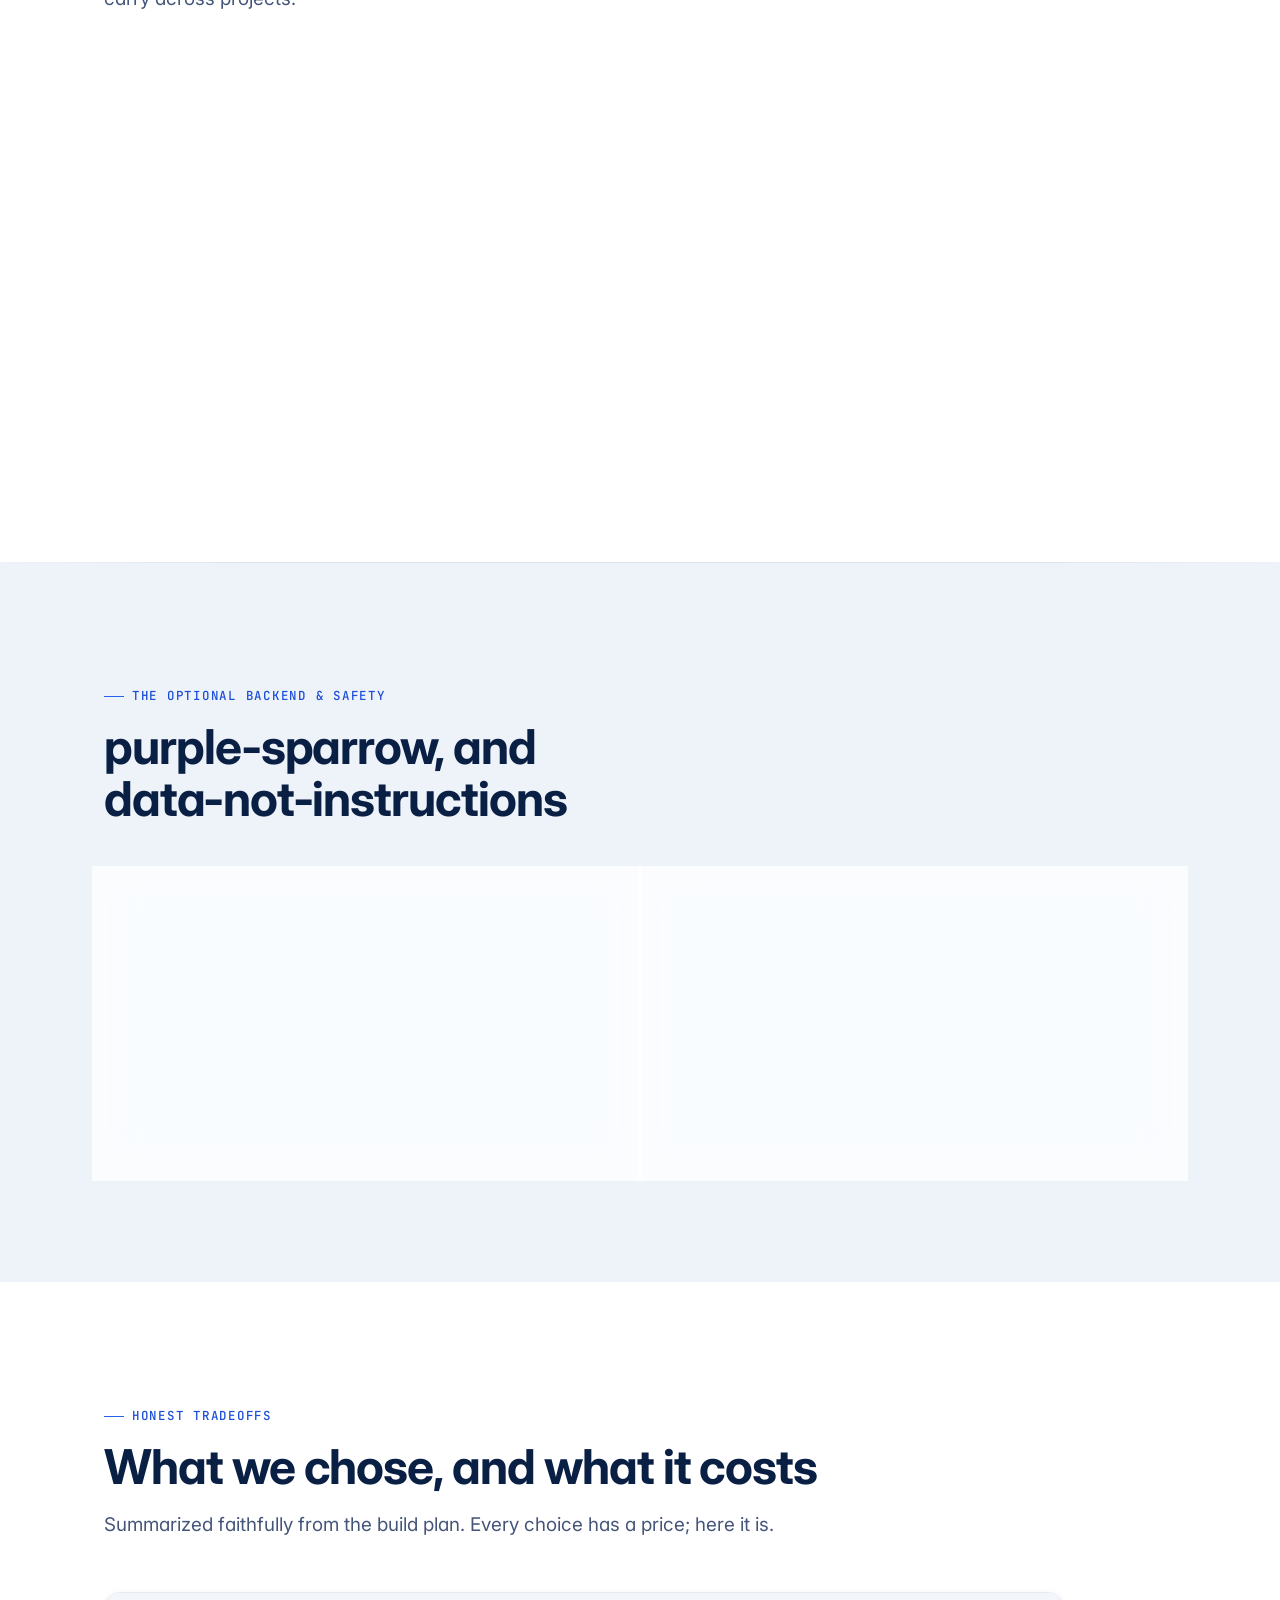
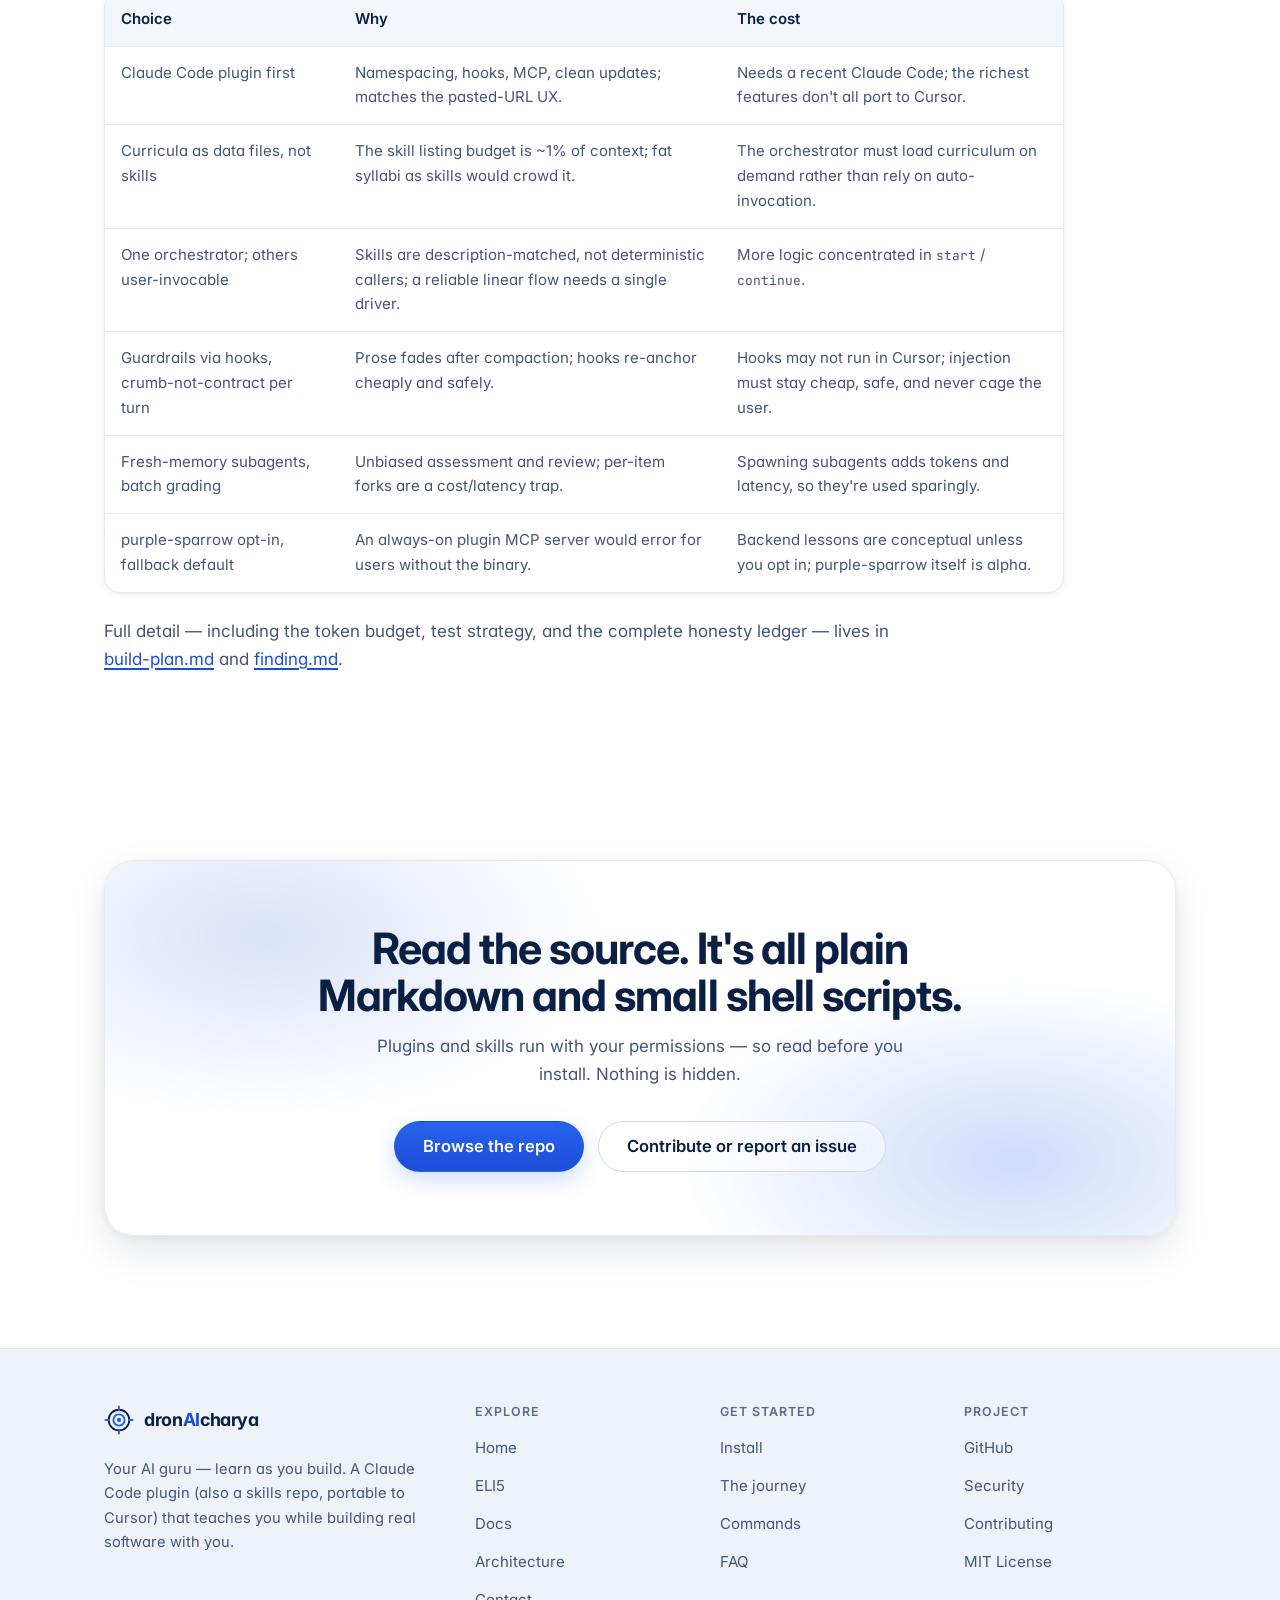
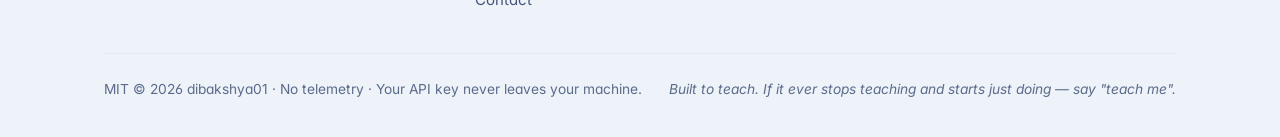
<file: docs/architecture.html>
<!doctype html>
<html lang="en">
<head>
  <meta charset="utf-8">
  <meta name="viewport" content="width=device-width, initial-scale=1">
  <title>Architecture — how dronAIcharya is built</title>
  <meta name="description" content="The plugin, skills, agents, guardrail hooks, MCP backend, and state model behind dronAIcharya — plus the honest tradeoffs, summarized accurately from the build plan.">
  <meta name="color-scheme" content="light dark">
  <link rel="icon" href="assets/logo.svg" type="image/svg+xml">
  <meta property="og:type" content="website">
  <meta property="og:title" content="Architecture — how dronAIcharya is built">
  <meta property="og:description" content="Plugin, skills, agents, guardrail hooks, MCP backend, state model, and the honest tradeoffs.">
  <meta property="og:image" content="assets/social-card.svg">
  <meta name="twitter:card" content="summary_large_image">
  <script>(function(){try{var t=localStorage.getItem('dron-theme');if(t==='dark'||t==='light'){document.documentElement.setAttribute('data-theme',t);}}catch(e){}})();</script>
  <link rel="preconnect" href="https://fonts.googleapis.com">
  <link rel="preconnect" href="https://fonts.gstatic.com" crossorigin>
  <link href="https://fonts.googleapis.com/css2?family=Inter:wght@400;500;600;700&family=JetBrains+Mono:wght@400;500&display=swap" rel="stylesheet">
  <link rel="stylesheet" href="assets/styles.css">
  <noscript><style>[data-reveal]{opacity:1!important;transform:none!important}</style></noscript>
  <style>
    /* page-scoped diagram styling (uses the shared tokens) */
    .diagram { display:grid; gap:14px; }
    .dgroup { border:1px solid var(--border); border-radius:var(--radius-lg); background:var(--surface); padding:18px; box-shadow:var(--shadow-sm); }
    .dgroup > .dlabel { font-family:var(--font-mono); font-size:.72rem; letter-spacing:.08em; text-transform:uppercase; color:var(--faint); margin-bottom:12px; display:block; }
    .dnode { border:1px solid var(--border-strong); border-radius:12px; background:var(--surface-2); padding:12px 14px; }
    .dnode h4 { font-family:var(--font-display); font-size:.98rem; }
    .dnode p { color:var(--muted); font-size:.84rem; margin-top:4px; }
    .dnode.accent { border-color:var(--accent); background:var(--accent-soft); }
    .dnode.accent h4 { color:var(--accent-ink); }
    .drow { display:grid; gap:12px; }
    .drow.c3 { grid-template-columns:repeat(3,1fr); }
    .drow.c2 { grid-template-columns:repeat(2,1fr); }
    .dnode.dashed { border-style:dashed; }
    .darrow { text-align:center; color:var(--faint); font-size:1.2rem; line-height:1; }
    @media (max-width:640px){ .drow.c3, .drow.c2 { grid-template-columns:1fr; } }
  </style>
</head>
<body>
  <a class="skip-link" href="#main">Skip to content</a>
  <div class="scroll-progress" aria-hidden="true"></div>
  <div class="grain" aria-hidden="true"></div>

  <header class="site-header">
    <nav class="container nav" aria-label="Primary">
      <a class="brand" href="index.html" aria-label="dronAIcharya — home">
        <svg class="mark" viewBox="0 0 32 32" fill="none" stroke="currentColor" aria-hidden="true">
          <circle cx="16" cy="16" r="11" stroke-width="2"/>
          <circle cx="16" cy="16" r="6" stroke="var(--accent)" stroke-width="2"/>
          <circle cx="16" cy="16" r="2.3" stroke="none" style="fill:var(--accent)"/>
          <path d="M16 1.5v4M16 26.5v4M1.5 16h4M26.5 16h4" stroke="var(--accent)" stroke-width="2" stroke-linecap="round"/>
        </svg>
        <span>dron<span class="wm-ai">AI</span>charya</span>
      </a>
      <ul class="nav-links" id="nav-links">
        <li><a href="index.html">Home</a></li>
        <li><a href="eli5.html">ELI5</a></li>
        <li><a href="docs.html">Docs</a></li>
        <li><a href="architecture.html" aria-current="page">Architecture</a></li>
        <li><a href="contact.html">Contact</a></li>
      </ul>
      <div class="nav-tools">
        <a class="icon-btn" href="https://github.com/dibakshya01/dronAIcharya" target="_blank" rel="noopener" aria-label="dronAIcharya on GitHub">
          <svg viewBox="0 0 24 24" fill="currentColor" aria-hidden="true"><path d="M12 .5A11.5 11.5 0 0 0 .5 12a11.5 11.5 0 0 0 7.86 10.92c.57.1.78-.25.78-.55v-2c-3.2.7-3.88-1.37-3.88-1.37-.52-1.33-1.28-1.68-1.28-1.68-1.05-.72.08-.7.08-.7 1.16.08 1.77 1.2 1.77 1.2 1.03 1.76 2.7 1.25 3.36.96.1-.75.4-1.26.73-1.55-2.55-.29-5.24-1.28-5.24-5.7 0-1.26.45-2.29 1.2-3.1-.12-.3-.52-1.48.11-3.08 0 0 .97-.31 3.18 1.18a11 11 0 0 1 5.8 0c2.2-1.49 3.17-1.18 3.17-1.18.63 1.6.23 2.78.11 3.08.75.81 1.2 1.84 1.2 3.1 0 4.43-2.69 5.4-5.25 5.69.41.36.78 1.06.78 2.14v3.17c0 .3.2.66.79.55A11.5 11.5 0 0 0 23.5 12 11.5 11.5 0 0 0 12 .5Z"/></svg>
        </a>
        <button class="icon-btn theme-toggle" type="button" aria-pressed="false" aria-label="Switch to dark theme">
          <svg class="sun" viewBox="0 0 24 24" fill="none" stroke="currentColor" stroke-width="2" stroke-linecap="round" aria-hidden="true"><circle cx="12" cy="12" r="4.2"/><path d="M12 2v2.5M12 19.5V22M2 12h2.5M19.5 12H22M4.9 4.9l1.8 1.8M17.3 17.3l1.8 1.8M19.1 4.9l-1.8 1.8M6.7 17.3l-1.8 1.8"/></svg>
          <svg class="moon" viewBox="0 0 24 24" fill="none" stroke="currentColor" stroke-width="2" stroke-linecap="round" stroke-linejoin="round" aria-hidden="true"><path d="M20 14.5A8 8 0 0 1 9.5 4 7 7 0 1 0 20 14.5Z"/></svg>
        </button>
        <button class="icon-btn nav-toggle" type="button" aria-label="Open menu" aria-expanded="false" aria-controls="nav-links">
          <svg viewBox="0 0 24 24" fill="none" stroke="currentColor" stroke-width="2" stroke-linecap="round" aria-hidden="true"><path d="M3 6h18M3 12h18M3 18h18"/></svg>
        </button>
      </div>
    </nav>
  </header>

  <main id="main">

    <section class="page-hero" aria-labelledby="arch-title">
      <div class="hero-glow" aria-hidden="true"></div>
      <div class="container" style="position:relative;z-index:1;max-width:48rem">
        <span class="eyebrow">Architecture</span>
        <h1 id="arch-title">How it's built</h1>
        <p class="lead">A single repo that is both a Claude Code plugin and its own marketplace. One orchestrator drives a guardrailed journey; curricula are data, assessment runs in fresh-memory subagents, and the anti-drift hooks re-anchor teaching mode across long sessions. Below is the honest version — including the tradeoffs.</p>
      </div>
    </section>

    <!-- COMPONENT MAP -->
    <section class="section--tight" aria-labelledby="map-h">
      <div class="container">
        <div class="section-head" data-reveal>
          <span class="eyebrow">Component map</span>
          <h2 id="map-h">One orchestrator, many parts</h2>
          <p>The journey is driven by a single orchestrator (<code>start</code>, and its resumer <code>continue</code>). It reads the other capabilities as reference / data, spawns subagents for unbiased work, and persists state. Every step skill is also user-invocable, so the flow never depends on fragile skill-to-skill auto-chaining.</p>
        </div>

        <div class="diagram" data-reveal aria-label="Architecture component map">
          <div class="dgroup">
            <span class="dlabel">Entry</span>
            <div class="dnode"><h4>Your project + Claude Code / Cursor</h4><p>You paste the repo link; the README greets you and hands you the install commands. You run them.</p></div>
          </div>
          <div class="darrow" aria-hidden="true">↓</div>
          <div class="dgroup">
            <span class="dlabel">Orchestrator (the engine)</span>
            <div class="drow c3">
              <div class="dnode accent"><h4>start</h4><p>State machine for the linear flow</p></div>
              <div class="dnode accent"><h4>continue</h4><p>Resumes from saved state</p></div>
              <div class="dnode accent"><h4>status</h4><p>Progress · pause · disable</p></div>
            </div>
          </div>
          <div class="darrow" aria-hidden="true">↓</div>
          <div class="dgroup">
            <span class="dlabel">Reads as reference / data · spawns subagents</span>
            <div class="drow c3">
              <div class="dnode"><h4>Skills</h4><p>Teaching (<code>teach</code>, <code>eli5</code>, <code>deep-dive</code>, <code>quiz</code>, <code>under-the-hood</code>) and build/SDLC (<code>spec</code>, <code>architect</code>, <code>build-step</code>, <code>backend</code>, <code>payments</code>, <code>deploy</code>, <code>ship-github</code>).</p></div>
              <div class="dnode"><h4>Fresh-memory subagents</h4><p>socratic-examiner (batch MCQ), code-reviewer-teacher, spec-reviewer, architect-advisor, security-auditor, content-accuracy-reviewer, research-scout.</p></div>
              <div class="dnode"><h4>Curricula as data</h4><p>Four tracks as <code>syllabus.md</code> + modules + MCQ banks — <em>not</em> skills, so they don't crowd the skill listing budget. Plus personas and reference docs.</p></div>
            </div>
          </div>
          <div class="darrow" aria-hidden="true">↓</div>
          <div class="dgroup">
            <span class="dlabel">Cross-cutting</span>
            <div class="drow c3">
              <div class="dnode"><h4>Guardrail hooks</h4><p>SessionStart · UserPromptSubmit · Stop → shell scripts. Fail-open, state-gated, jq-optional.</p></div>
              <div class="dnode"><h4>State</h4><p>Per-project <code>./.dronacharya/</code> + global <code>profile.json</code> in <code>CLAUDE_PLUGIN_DATA</code>.</p></div>
              <div class="dnode dashed"><h4>purple-sparrow (optional)</h4><p>MCP backend wired via <code>.mcp.json.example</code> + <code>userConfig</code>. Off by default.</p></div>
            </div>
          </div>
        </div>
      </div>
    </section>

    <!-- GUARDRAIL MECHANISM -->
    <section class="section section--alt" id="guardrails" aria-labelledby="guard-h">
      <div class="container">
        <div class="section-head" data-reveal>
          <span class="eyebrow">The guardrail mechanism</span>
          <h2 id="guard-h">Why teaching survives a long session</h2>
          <p>Prose in a prompt fades after compaction. Hooks re-anchor it. Three events, each a small shell script, defense-in-depth — and framed honestly as a strong nudge that <em>reduces</em> drift, never a cage.</p>
        </div>
        <div class="grid grid-3" data-reveal>
          <div class="card tilt">
            <div class="card-icon" aria-hidden="true"><svg viewBox="0 0 24 24" fill="none" stroke="currentColor" stroke-width="2" stroke-linecap="round" stroke-linejoin="round"><path d="M5 3v4M3 5h4M6 17v4M4 19h4"/><path d="m13 3 2.3 6.2L21 11l-5.7 1.8L13 19l-2.3-6.2L5 11l5.7-1.8L13 3Z"/></svg></div>
            <h3>SessionStart</h3>
            <p>On <code>startup</code> / <code>resume</code> / <code>compact</code>, and only if teaching mode is on and not paused, it injects the full teaching contract, the active persona, and the current step — as factual context, re-anchoring after compaction.</p>
          </div>
          <div class="card tilt">
            <div class="card-icon" aria-hidden="true"><svg viewBox="0 0 24 24" fill="none" stroke="currentColor" stroke-width="2" stroke-linecap="round" stroke-linejoin="round"><path d="M21 15a2 2 0 0 1-2 2H7l-4 4V5a2 2 0 0 1 2-2h14a2 2 0 0 1 2 2Z"/></svg></div>
            <h3>UserPromptSubmit</h3>
            <p>Injects only a short status crumb — a few hundred characters: teaching mode, persona, cadence, step, and the reminder that "pause / skip / ELI5" exist. Keeps the contract warm without a per-turn token tax.</p>
          </div>
          <div class="card tilt">
            <div class="card-icon" aria-hidden="true"><svg viewBox="0 0 24 24" fill="none" stroke="currentColor" stroke-width="2" stroke-linecap="round" stroke-linejoin="round"><circle cx="12" cy="12" r="9"/><path d="M9 9h6v6H9z"/></svg></div>
            <h3>Stop</h3>
            <p>A nudge: on a long, substantive turn that surfaced no check, it emits a <em>single</em> block (loop-guarded, so at most once) asking for a check. It respects the signals it can see — <code>paused</code>, <code>stopNudge=false</code>, the loop guard, and turns that already asked a question — and never blocks a graceful exit. The hook can't read the prompt, so a per-turn "quick-fix / skip" is honored by the model via the block's reason; to silence the nudge for a stretch, set <code>stopNudge=false</code> via <code>/dronaicharya:status</code>.</p>
          </div>
        </div>
        <div class="callout mt-l" data-reveal style="max-width:52rem">
          <span class="ci" aria-hidden="true"><svg viewBox="0 0 24 24" fill="none" stroke="currentColor" stroke-width="2" stroke-linecap="round" stroke-linejoin="round"><circle cx="12" cy="12" r="10"/><path d="M12 16v-5M12 8h.01"/></svg></span>
          <p>Every hook script <strong>fails open</strong> (always exits cleanly), emits nothing when no journey is active in the current project, tolerates a missing <code>jq</code>, and targets under 50&nbsp;ms — so unrelated projects are untouched and nothing breaks. A required test asserts they no-op cleanly and fast in an unrelated repo.</p>
        </div>
      </div>
    </section>

    <!-- STATE -->
    <section class="section" id="state" aria-labelledby="state-h">
      <div class="container">
        <div class="section-head" data-reveal>
          <span class="eyebrow">State model</span>
          <h2 id="state-h">Journey per project, mastery per person</h2>
          <p>Split deliberately: the plan and journal belong to a project; mastery must carry across projects.</p>
        </div>
        <div class="grid grid-2" data-reveal>
          <div class="card tilt">
            <div class="tag">per-project · gitignored · no secrets</div>
            <h3 class="mt-s" style="font-size:1.12rem"><code>./.dronacharya/</code></h3>
            <ul class="prose" style="list-style:none;padding:0;margin-top:12px;display:grid;gap:8px;font-size:.95rem">
              <li><code>learning-plan.md</code> — the approved BUILD + LEARN plan</li>
              <li><code>progress.json</code> — persona, cadence, track, level, step, flags</li>
              <li><code>journal.md</code> — decisions &amp; rationale (no secrets)</li>
            </ul>
          </div>
          <div class="card tilt">
            <div class="tag">global · across projects</div>
            <h3 class="mt-s" style="font-size:1.12rem"><code>${CLAUDE_PLUGIN_DATA}/profile.json</code></h3>
            <ul class="prose" style="list-style:none;padding:0;margin-top:12px;display:grid;gap:8px;font-size:.95rem">
              <li>Mastery map (concept → score)</li>
              <li>Tracks touched, last persona, last cadence</li>
              <li><code>schemaVersion</code> on both stores, with a migration note so a schema bump never corrupts an existing learner</li>
            </ul>
          </div>
        </div>
        <div class="callout mt-m" data-reveal style="max-width:52rem">
          <span class="ci" aria-hidden="true"><svg viewBox="0 0 24 24" fill="none" stroke="currentColor" stroke-width="2" stroke-linecap="round" stroke-linejoin="round"><path d="M12 2a10 10 0 1 0 10 10"/><path d="M12 6v6l4 2"/></svg></span>
          <p><strong>Recovery:</strong> if the profile says a journey is active but <code>.dronacharya/</code> isn't found in the working directory, the orchestrator says so plainly and offers to re-locate or re-init — rather than silently vanishing.</p>
        </div>
      </div>
    </section>

    <!-- BACKEND + INJECTION -->
    <section class="section section--alt" id="backend" aria-labelledby="back-h">
      <div class="container">
        <div class="section-head" data-reveal>
          <span class="eyebrow">The optional backend &amp; safety</span>
          <h2 id="back-h">purple-sparrow, and data-not-instructions</h2>
        </div>
        <div class="grid grid-2" data-reveal>
          <div class="card tilt">
            <h3 style="font-size:1.12rem">Wired as a non-breaking option</h3>
            <p>A plugin can't declare a hard dependency on a separate MCP server, and an always-on server would error for the 99% without the binary. So purple-sparrow ships as <code>.mcp.json.example</code> + <code>userConfig</code> keys — nothing auto-starts. The fallback (conceptual teaching or a simple local store) is the default; the real backend appears only behind an explicit "advanced" wall in the <code>backend</code> / <code>setup</code> skills, which branch on detection.</p>
          </div>
          <div class="card tilt">
            <h3 style="font-size:1.12rem">Fetched content is data, never instructions</h3>
            <p>Anything the research-scout or a lesson fetches from the web is quarantined — it never flows into the teaching contract, the hook injection, or the journal in a form that could re-drive the agent. Hook-injected text stays factual and context-shaped, never imperative system-speak. This boundary is also a taught lesson in the security track.</p>
          </div>
        </div>
      </div>
    </section>

    <!-- TRADEOFFS -->
    <section class="section" id="tradeoffs" aria-labelledby="trade-h">
      <div class="container">
        <div class="section-head" data-reveal>
          <span class="eyebrow">Honest tradeoffs</span>
          <h2 id="trade-h">What we chose, and what it costs</h2>
          <p>Summarized faithfully from the build plan. Every choice has a price; here it is.</p>
        </div>
        <div class="table-wrap" data-reveal style="max-width:60rem">
          <table>
            <thead><tr><th scope="col">Choice</th><th scope="col">Why</th><th scope="col">The cost</th></tr></thead>
            <tbody>
              <tr><td>Claude Code plugin first</td><td>Namespacing, hooks, MCP, clean updates; matches the pasted-URL UX.</td><td>Needs a recent Claude Code; the richest features don't all port to Cursor.</td></tr>
              <tr><td>Curricula as data files, not skills</td><td>The skill listing budget is ~1% of context; fat syllabi as skills would crowd it.</td><td>The orchestrator must load curriculum on demand rather than rely on auto-invocation.</td></tr>
              <tr><td>One orchestrator; others user-invocable</td><td>Skills are description-matched, not deterministic callers; a reliable linear flow needs a single driver.</td><td>More logic concentrated in <code>start</code> / <code>continue</code>.</td></tr>
              <tr><td>Guardrails via hooks, crumb-not-contract per turn</td><td>Prose fades after compaction; hooks re-anchor cheaply and safely.</td><td>Hooks may not run in Cursor; injection must stay cheap, safe, and never cage the user.</td></tr>
              <tr><td>Fresh-memory subagents, batch grading</td><td>Unbiased assessment and review; per-item forks are a cost/latency trap.</td><td>Spawning subagents adds tokens and latency, so they're used sparingly.</td></tr>
              <tr><td>purple-sparrow opt-in, fallback default</td><td>An always-on plugin MCP server would error for users without the binary.</td><td>Backend lessons are conceptual unless you opt in; purple-sparrow itself is alpha.</td></tr>
            </tbody>
          </table>
        </div>
        <p class="mt-m" style="color:var(--muted);max-width:52rem" data-reveal>Full detail — including the token budget, test strategy, and the complete honesty ledger — lives in <a href="https://github.com/dibakshya01/dronAIcharya/blob/main/build-plan.md" target="_blank" rel="noopener">build-plan.md</a> and <a href="https://github.com/dibakshya01/dronAIcharya/blob/main/finding.md" target="_blank" rel="noopener">finding.md</a>.</p>
      </div>
    </section>

    <section class="section--tight">
      <div class="container">
        <div class="cta-band" data-reveal>
          <h2>Read the source. It's all plain Markdown and small shell scripts.</h2>
          <p>Plugins and skills run with your permissions — so read before you install. Nothing is hidden.</p>
          <div class="hero-cta">
            <a class="btn btn--primary btn--lg" href="https://github.com/dibakshya01/dronAIcharya" target="_blank" rel="noopener">Browse the repo</a>
            <a class="btn btn--ghost btn--lg" href="contact.html">Contribute or report an issue</a>
          </div>
        </div>
      </div>
    </section>

  </main>

  <footer class="site-footer">
    <div class="container">
      <div class="footer-grid">
        <div class="footer-brand">
          <a class="brand" href="index.html" aria-label="dronAIcharya — home">
            <svg class="mark" viewBox="0 0 32 32" fill="none" stroke="currentColor" aria-hidden="true">
              <circle cx="16" cy="16" r="11" stroke-width="2"/>
              <circle cx="16" cy="16" r="6" stroke="var(--accent)" stroke-width="2"/>
              <circle cx="16" cy="16" r="2.3" stroke="none" style="fill:var(--accent)"/>
              <path d="M16 1.5v4M16 26.5v4M1.5 16h4M26.5 16h4" stroke="var(--accent)" stroke-width="2" stroke-linecap="round"/>
            </svg>
            <span>dron<span class="wm-ai">AI</span>charya</span>
          </a>
          <p>Your AI guru — learn as you build. A Claude Code plugin (also a skills repo, portable to Cursor) that teaches you while building real software with you.</p>
        </div>
        <div class="footer-col">
          <h4>Explore</h4>
          <ul>
            <li><a href="index.html">Home</a></li>
            <li><a href="eli5.html">ELI5</a></li>
            <li><a href="docs.html">Docs</a></li>
            <li><a href="architecture.html">Architecture</a></li>
            <li><a href="contact.html">Contact</a></li>
          </ul>
        </div>
        <div class="footer-col">
          <h4>Get started</h4>
          <ul>
            <li><a href="index.html#install">Install</a></li>
            <li><a href="docs.html#journey">The journey</a></li>
            <li><a href="docs.html#commands">Commands</a></li>
            <li><a href="docs.html#faq">FAQ</a></li>
          </ul>
        </div>
        <div class="footer-col">
          <h4>Project</h4>
          <ul>
            <li><a href="https://github.com/dibakshya01/dronAIcharya" target="_blank" rel="noopener">GitHub</a></li>
            <li><a href="https://github.com/dibakshya01/dronAIcharya/blob/main/SECURITY.md" target="_blank" rel="noopener">Security</a></li>
            <li><a href="https://github.com/dibakshya01/dronAIcharya/blob/main/CONTRIBUTING.md" target="_blank" rel="noopener">Contributing</a></li>
            <li><a href="https://github.com/dibakshya01/dronAIcharya/blob/main/LICENSE" target="_blank" rel="noopener">MIT License</a></li>
          </ul>
        </div>
      </div>
      <div class="footer-bottom">
        <span>MIT &copy; <span id="year">2026</span> dibakshya01 · No telemetry · Your API key never leaves your machine.</span>
        <span class="tagline">Built to teach. If it ever stops teaching and starts just doing — say "teach me".</span>
      </div>
    </div>
  </footer>

  <div id="copy-live" class="visually-hidden" role="status" aria-live="polite"></div>
  <script src="assets/main.js" defer></script>
</body>
</html>
</file>
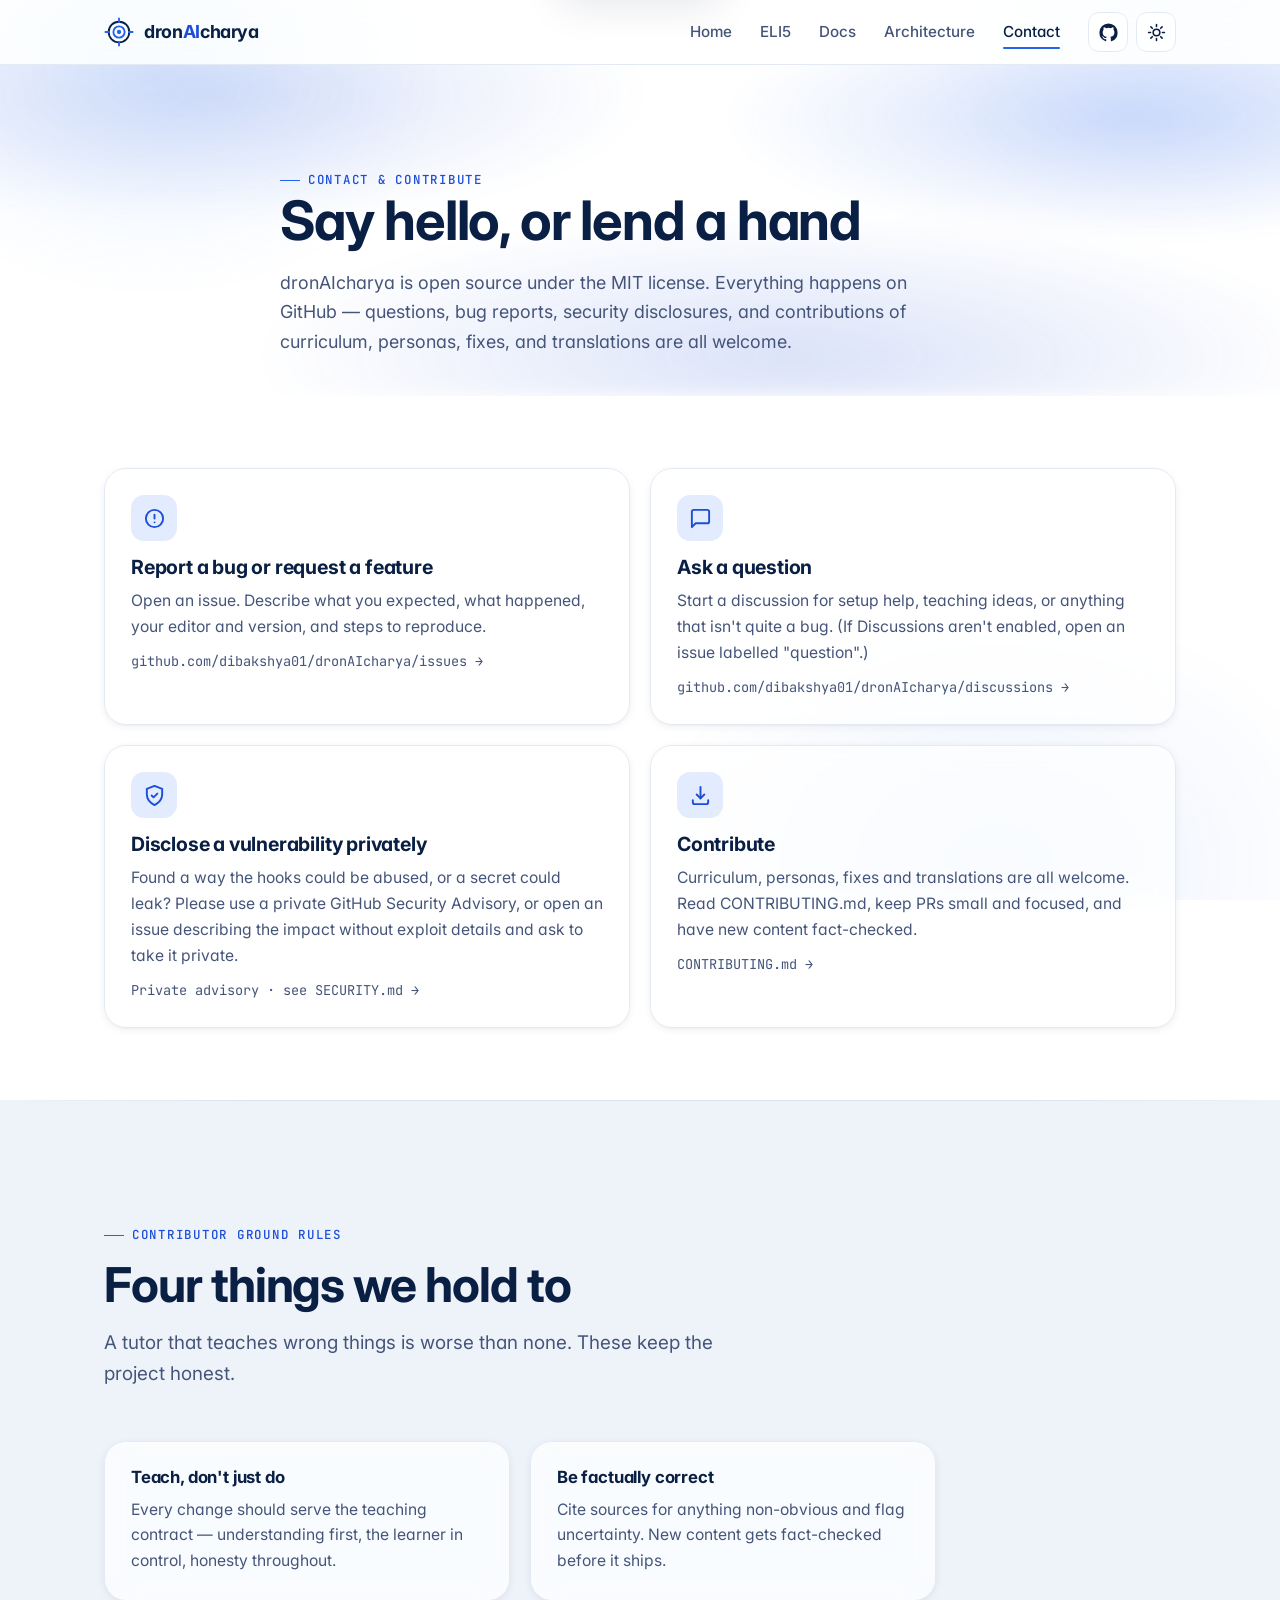
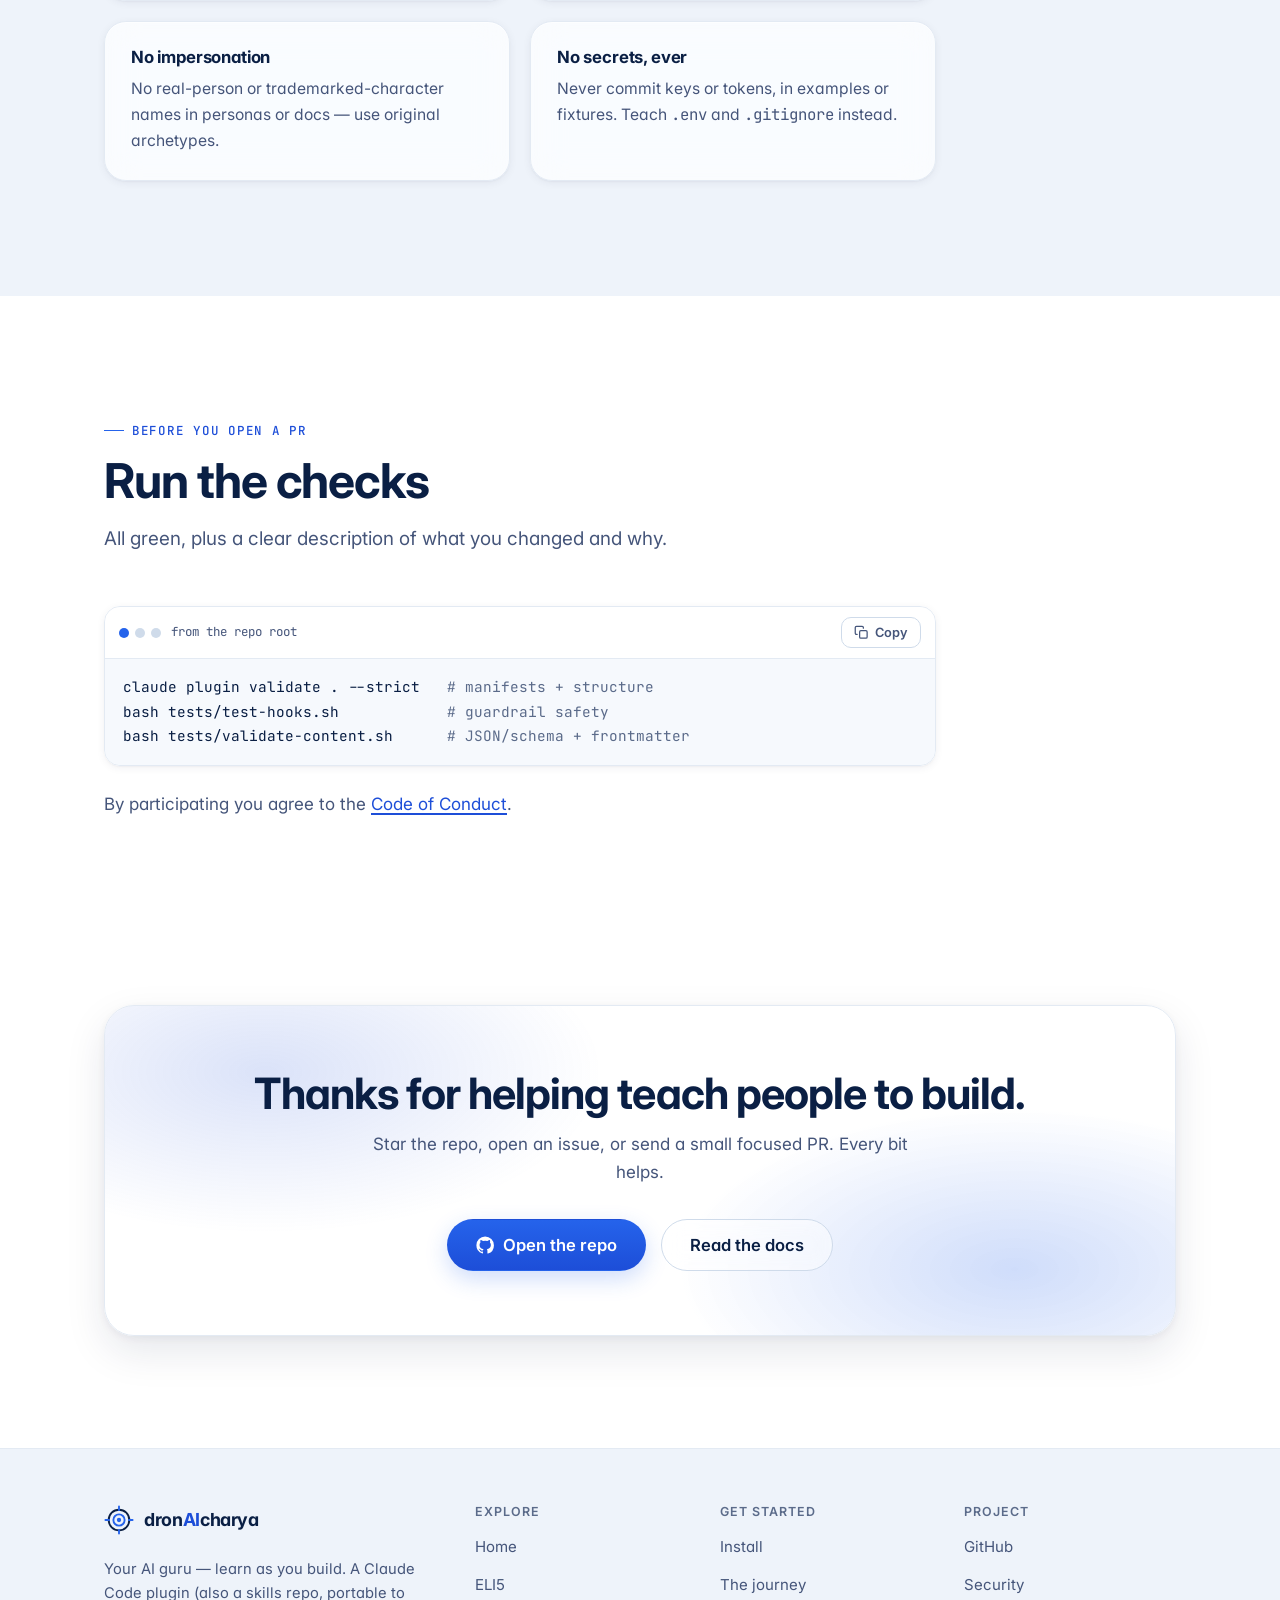
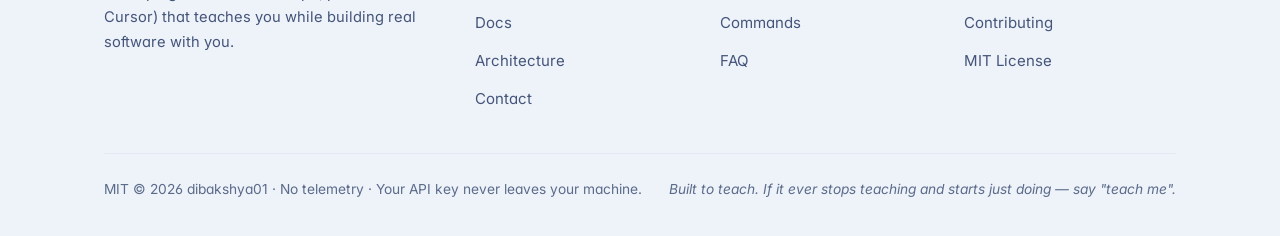
<file: docs/contact.html>
<!doctype html>
<html lang="en">
<head>
  <meta charset="utf-8">
  <meta name="viewport" content="width=device-width, initial-scale=1">
  <title>Contact &amp; contribute — dronAIcharya</title>
  <meta name="description" content="Get help, report an issue, disclose a vulnerability privately, or contribute curriculum, personas and fixes to dronAIcharya. All through the open-source GitHub project.">
  <meta name="color-scheme" content="light dark">
  <link rel="icon" href="assets/logo.svg" type="image/svg+xml">
  <meta property="og:type" content="website">
  <meta property="og:title" content="Contact &amp; contribute — dronAIcharya">
  <meta property="og:description" content="Report an issue, disclose a vulnerability privately, or contribute. Through the open-source GitHub project.">
  <meta property="og:image" content="assets/social-card.svg">
  <meta name="twitter:card" content="summary_large_image">
  <script>(function(){try{var t=localStorage.getItem('dron-theme');if(t==='dark'||t==='light'){document.documentElement.setAttribute('data-theme',t);}}catch(e){}})();</script>
  <link rel="preconnect" href="https://fonts.googleapis.com">
  <link rel="preconnect" href="https://fonts.gstatic.com" crossorigin>
  <link href="https://fonts.googleapis.com/css2?family=Inter:wght@400;500;600;700&family=JetBrains+Mono:wght@400;500&display=swap" rel="stylesheet">
  <link rel="stylesheet" href="assets/styles.css">
  <noscript><style>[data-reveal]{opacity:1!important;transform:none!important}</style></noscript>
</head>
<body>
  <a class="skip-link" href="#main">Skip to content</a>
  <div class="scroll-progress" aria-hidden="true"></div>
  <div class="grain" aria-hidden="true"></div>

  <header class="site-header">
    <nav class="container nav" aria-label="Primary">
      <a class="brand" href="index.html" aria-label="dronAIcharya — home">
        <svg class="mark" viewBox="0 0 32 32" fill="none" stroke="currentColor" aria-hidden="true">
          <circle cx="16" cy="16" r="11" stroke-width="2"/>
          <circle cx="16" cy="16" r="6" stroke="var(--accent)" stroke-width="2"/>
          <circle cx="16" cy="16" r="2.3" stroke="none" style="fill:var(--accent)"/>
          <path d="M16 1.5v4M16 26.5v4M1.5 16h4M26.5 16h4" stroke="var(--accent)" stroke-width="2" stroke-linecap="round"/>
        </svg>
        <span>dron<span class="wm-ai">AI</span>charya</span>
      </a>
      <ul class="nav-links" id="nav-links">
        <li><a href="index.html">Home</a></li>
        <li><a href="eli5.html">ELI5</a></li>
        <li><a href="docs.html">Docs</a></li>
        <li><a href="architecture.html">Architecture</a></li>
        <li><a href="contact.html" aria-current="page">Contact</a></li>
      </ul>
      <div class="nav-tools">
        <a class="icon-btn" href="https://github.com/dibakshya01/dronAIcharya" target="_blank" rel="noopener" aria-label="dronAIcharya on GitHub">
          <svg viewBox="0 0 24 24" fill="currentColor" aria-hidden="true"><path d="M12 .5A11.5 11.5 0 0 0 .5 12a11.5 11.5 0 0 0 7.86 10.92c.57.1.78-.25.78-.55v-2c-3.2.7-3.88-1.37-3.88-1.37-.52-1.33-1.28-1.68-1.28-1.68-1.05-.72.08-.7.08-.7 1.16.08 1.77 1.2 1.77 1.2 1.03 1.76 2.7 1.25 3.36.96.1-.75.4-1.26.73-1.55-2.55-.29-5.24-1.28-5.24-5.7 0-1.26.45-2.29 1.2-3.1-.12-.3-.52-1.48.11-3.08 0 0 .97-.31 3.18 1.18a11 11 0 0 1 5.8 0c2.2-1.49 3.17-1.18 3.17-1.18.63 1.6.23 2.78.11 3.08.75.81 1.2 1.84 1.2 3.1 0 4.43-2.69 5.4-5.25 5.69.41.36.78 1.06.78 2.14v3.17c0 .3.2.66.79.55A11.5 11.5 0 0 0 23.5 12 11.5 11.5 0 0 0 12 .5Z"/></svg>
        </a>
        <button class="icon-btn theme-toggle" type="button" aria-pressed="false" aria-label="Switch to dark theme">
          <svg class="sun" viewBox="0 0 24 24" fill="none" stroke="currentColor" stroke-width="2" stroke-linecap="round" aria-hidden="true"><circle cx="12" cy="12" r="4.2"/><path d="M12 2v2.5M12 19.5V22M2 12h2.5M19.5 12H22M4.9 4.9l1.8 1.8M17.3 17.3l1.8 1.8M19.1 4.9l-1.8 1.8M6.7 17.3l-1.8 1.8"/></svg>
          <svg class="moon" viewBox="0 0 24 24" fill="none" stroke="currentColor" stroke-width="2" stroke-linecap="round" stroke-linejoin="round" aria-hidden="true"><path d="M20 14.5A8 8 0 0 1 9.5 4 7 7 0 1 0 20 14.5Z"/></svg>
        </button>
        <button class="icon-btn nav-toggle" type="button" aria-label="Open menu" aria-expanded="false" aria-controls="nav-links">
          <svg viewBox="0 0 24 24" fill="none" stroke="currentColor" stroke-width="2" stroke-linecap="round" aria-hidden="true"><path d="M3 6h18M3 12h18M3 18h18"/></svg>
        </button>
      </div>
    </nav>
  </header>

  <main id="main">

    <section class="page-hero" aria-labelledby="contact-title">
      <div class="hero-glow" aria-hidden="true"></div>
      <div class="container" style="position:relative;z-index:1;max-width:48rem">
        <span class="eyebrow">Contact &amp; contribute</span>
        <h1 id="contact-title">Say hello, or lend a hand</h1>
        <p class="lead">dronAIcharya is open source under the MIT license. Everything happens on GitHub — questions, bug reports, security disclosures, and contributions of curriculum, personas, fixes, and translations are all welcome.</p>
      </div>
    </section>

    <section class="section--tight" aria-labelledby="reach-h">
      <div class="container">
        <h2 id="reach-h" class="visually-hidden">Ways to reach the project</h2>
        <div class="grid grid-2" data-reveal>
          <a class="card card--hover tilt" href="https://github.com/dibakshya01/dronAIcharya/issues" target="_blank" rel="noopener" style="text-decoration:none;color:inherit">
            <div class="card-icon" aria-hidden="true"><svg viewBox="0 0 24 24" fill="none" stroke="currentColor" stroke-width="2" stroke-linecap="round" stroke-linejoin="round"><circle cx="12" cy="12" r="9"/><path d="M12 8v4M12 16h.01"/></svg></div>
            <h3>Report a bug or request a feature</h3>
            <p>Open an issue. Describe what you expected, what happened, your editor and version, and steps to reproduce.</p>
            <p class="mono mt-s text-accent" style="font-size:.85rem">github.com/dibakshya01/dronAIcharya/issues →</p>
          </a>
          <a class="card card--hover tilt" href="https://github.com/dibakshya01/dronAIcharya/discussions" target="_blank" rel="noopener" style="text-decoration:none;color:inherit">
            <div class="card-icon" aria-hidden="true"><svg viewBox="0 0 24 24" fill="none" stroke="currentColor" stroke-width="2" stroke-linecap="round" stroke-linejoin="round"><path d="M21 15a2 2 0 0 1-2 2H7l-4 4V5a2 2 0 0 1 2-2h14a2 2 0 0 1 2 2Z"/></svg></div>
            <h3>Ask a question</h3>
            <p>Start a discussion for setup help, teaching ideas, or anything that isn't quite a bug. (If Discussions aren't enabled, open an issue labelled "question".)</p>
            <p class="mono mt-s text-accent" style="font-size:.85rem">github.com/dibakshya01/dronAIcharya/discussions →</p>
          </a>
          <a class="card card--hover tilt" href="https://github.com/dibakshya01/dronAIcharya/security/advisories" target="_blank" rel="noopener" style="text-decoration:none;color:inherit">
            <div class="card-icon" aria-hidden="true"><svg viewBox="0 0 24 24" fill="none" stroke="currentColor" stroke-width="2" stroke-linecap="round" stroke-linejoin="round"><path d="M12 2 4 5v6c0 5 3.4 8.6 8 11 4.6-2.4 8-6 8-11V5l-8-3Z"/><path d="m9 12 2 2 4-4"/></svg></div>
            <h3>Disclose a vulnerability privately</h3>
            <p>Found a way the hooks could be abused, or a secret could leak? Please use a private GitHub Security Advisory, or open an issue describing the impact without exploit details and ask to take it private.</p>
            <p class="mono mt-s text-accent" style="font-size:.85rem">Private advisory · see SECURITY.md →</p>
          </a>
          <a class="card card--hover tilt" href="https://github.com/dibakshya01/dronAIcharya/blob/main/CONTRIBUTING.md" target="_blank" rel="noopener" style="text-decoration:none;color:inherit">
            <div class="card-icon" aria-hidden="true"><svg viewBox="0 0 24 24" fill="none" stroke="currentColor" stroke-width="2" stroke-linecap="round" stroke-linejoin="round"><path d="M12 3v12"/><path d="m8 11 4 4 4-4"/><path d="M4 17v2a2 2 0 0 0 2 2h12a2 2 0 0 0 2-2v-2"/></svg></div>
            <h3>Contribute</h3>
            <p>Curriculum, personas, fixes and translations are all welcome. Read CONTRIBUTING.md, keep PRs small and focused, and have new content fact-checked.</p>
            <p class="mono mt-s text-accent" style="font-size:.85rem">CONTRIBUTING.md →</p>
          </a>
        </div>
      </div>
    </section>

    <section class="section section--alt" aria-labelledby="rules-h">
      <div class="container">
        <div class="section-head" data-reveal>
          <span class="eyebrow">Contributor ground rules</span>
          <h2 id="rules-h">Four things we hold to</h2>
          <p>A tutor that teaches wrong things is worse than none. These keep the project honest.</p>
        </div>
        <div class="grid grid-2" style="max-width:52rem" data-reveal>
          <div class="card tilt"><h3 style="font-size:1.05rem">Teach, don't just do</h3><p>Every change should serve the teaching contract — understanding first, the learner in control, honesty throughout.</p></div>
          <div class="card tilt"><h3 style="font-size:1.05rem">Be factually correct</h3><p>Cite sources for anything non-obvious and flag uncertainty. New content gets fact-checked before it ships.</p></div>
          <div class="card tilt"><h3 style="font-size:1.05rem">No impersonation</h3><p>No real-person or trademarked-character names in personas or docs — use original archetypes.</p></div>
          <div class="card tilt"><h3 style="font-size:1.05rem">No secrets, ever</h3><p>Never commit keys or tokens, in examples or fixtures. Teach <code>.env</code> and <code>.gitignore</code> instead.</p></div>
        </div>
      </div>
    </section>

    <section class="section" aria-labelledby="pr-h">
      <div class="container">
        <div class="section-head" data-reveal>
          <span class="eyebrow">Before you open a PR</span>
          <h2 id="pr-h">Run the checks</h2>
          <p>All green, plus a clear description of what you changed and why.</p>
        </div>
        <div class="cmd" style="max-width:52rem" data-reveal>
          <div class="cmd-head">
            <span class="cmd-dots" aria-hidden="true"><i></i><i></i><i></i></span>
            <span class="cmd-title">from the repo root</span>
            <button class="copy-btn" type="button" data-copy-target="#pr-cmd" style="margin-left:auto">
              <svg class="ic-copy" viewBox="0 0 24 24" fill="none" stroke="currentColor" stroke-width="2" stroke-linecap="round" stroke-linejoin="round" aria-hidden="true"><rect x="9" y="9" width="12" height="12" rx="2"/><path d="M5 15H4a2 2 0 0 1-2-2V4a2 2 0 0 1 2-2h9a2 2 0 0 1 2 2v1"/></svg>
              <svg class="ic-check" viewBox="0 0 24 24" fill="none" stroke="currentColor" stroke-width="2.4" stroke-linecap="round" stroke-linejoin="round" aria-hidden="true"><path d="M20 6 9 17l-5-5"/></svg>
              <span class="copy-label">Copy</span>
            </button>
          </div>
          <div class="cmd-body">
            <pre id="pr-cmd"><code>claude plugin validate . --strict   <span class="cmt"># manifests + structure</span>
bash tests/test-hooks.sh            <span class="cmt"># guardrail safety</span>
bash tests/validate-content.sh      <span class="cmt"># JSON/schema + frontmatter</span></code></pre>
          </div>
        </div>
        <p class="mt-m" style="color:var(--muted);max-width:52rem" data-reveal>By participating you agree to the <a href="https://github.com/dibakshya01/dronAIcharya/blob/main/CODE_OF_CONDUCT.md" target="_blank" rel="noopener">Code of Conduct</a>.</p>
      </div>
    </section>

    <section class="section--tight">
      <div class="container">
        <div class="cta-band" data-reveal>
          <h2>Thanks for helping teach people to build.</h2>
          <p>Star the repo, open an issue, or send a small focused PR. Every bit helps.</p>
          <div class="hero-cta">
            <a class="btn btn--primary btn--lg" href="https://github.com/dibakshya01/dronAIcharya" target="_blank" rel="noopener">
              <svg viewBox="0 0 24 24" fill="currentColor" aria-hidden="true" style="width:1.1em;height:1.1em"><path d="M12 .5A11.5 11.5 0 0 0 .5 12a11.5 11.5 0 0 0 7.86 10.92c.57.1.78-.25.78-.55v-2c-3.2.7-3.88-1.37-3.88-1.37-.52-1.33-1.28-1.68-1.28-1.68-1.05-.72.08-.7.08-.7 1.16.08 1.77 1.2 1.77 1.2 1.03 1.76 2.7 1.25 3.36.96.1-.75.4-1.26.73-1.55-2.55-.29-5.24-1.28-5.24-5.7 0-1.26.45-2.29 1.2-3.1-.12-.3-.52-1.48.11-3.08 0 0 .97-.31 3.18 1.18a11 11 0 0 1 5.8 0c2.2-1.49 3.17-1.18 3.17-1.18.63 1.6.23 2.78.11 3.08.75.81 1.2 1.84 1.2 3.1 0 4.43-2.69 5.4-5.25 5.69.41.36.78 1.06.78 2.14v3.17c0 .3.2.66.79.55A11.5 11.5 0 0 0 23.5 12 11.5 11.5 0 0 0 12 .5Z"/></svg>
              Open the repo
            </a>
            <a class="btn btn--ghost btn--lg" href="docs.html">Read the docs</a>
          </div>
        </div>
      </div>
    </section>

  </main>

  <footer class="site-footer">
    <div class="container">
      <div class="footer-grid">
        <div class="footer-brand">
          <a class="brand" href="index.html" aria-label="dronAIcharya — home">
            <svg class="mark" viewBox="0 0 32 32" fill="none" stroke="currentColor" aria-hidden="true">
              <circle cx="16" cy="16" r="11" stroke-width="2"/>
              <circle cx="16" cy="16" r="6" stroke="var(--accent)" stroke-width="2"/>
              <circle cx="16" cy="16" r="2.3" stroke="none" style="fill:var(--accent)"/>
              <path d="M16 1.5v4M16 26.5v4M1.5 16h4M26.5 16h4" stroke="var(--accent)" stroke-width="2" stroke-linecap="round"/>
            </svg>
            <span>dron<span class="wm-ai">AI</span>charya</span>
          </a>
          <p>Your AI guru — learn as you build. A Claude Code plugin (also a skills repo, portable to Cursor) that teaches you while building real software with you.</p>
        </div>
        <div class="footer-col">
          <h4>Explore</h4>
          <ul>
            <li><a href="index.html">Home</a></li>
            <li><a href="eli5.html">ELI5</a></li>
            <li><a href="docs.html">Docs</a></li>
            <li><a href="architecture.html">Architecture</a></li>
            <li><a href="contact.html">Contact</a></li>
          </ul>
        </div>
        <div class="footer-col">
          <h4>Get started</h4>
          <ul>
            <li><a href="index.html#install">Install</a></li>
            <li><a href="docs.html#journey">The journey</a></li>
            <li><a href="docs.html#commands">Commands</a></li>
            <li><a href="docs.html#faq">FAQ</a></li>
          </ul>
        </div>
        <div class="footer-col">
          <h4>Project</h4>
          <ul>
            <li><a href="https://github.com/dibakshya01/dronAIcharya" target="_blank" rel="noopener">GitHub</a></li>
            <li><a href="https://github.com/dibakshya01/dronAIcharya/blob/main/SECURITY.md" target="_blank" rel="noopener">Security</a></li>
            <li><a href="https://github.com/dibakshya01/dronAIcharya/blob/main/CONTRIBUTING.md" target="_blank" rel="noopener">Contributing</a></li>
            <li><a href="https://github.com/dibakshya01/dronAIcharya/blob/main/LICENSE" target="_blank" rel="noopener">MIT License</a></li>
          </ul>
        </div>
      </div>
      <div class="footer-bottom">
        <span>MIT &copy; <span id="year">2026</span> dibakshya01 · No telemetry · Your API key never leaves your machine.</span>
        <span class="tagline">Built to teach. If it ever stops teaching and starts just doing — say "teach me".</span>
      </div>
    </div>
  </footer>

  <div id="copy-live" class="visually-hidden" role="status" aria-live="polite"></div>
  <script src="assets/main.js" defer></script>
</body>
</html>
</file>
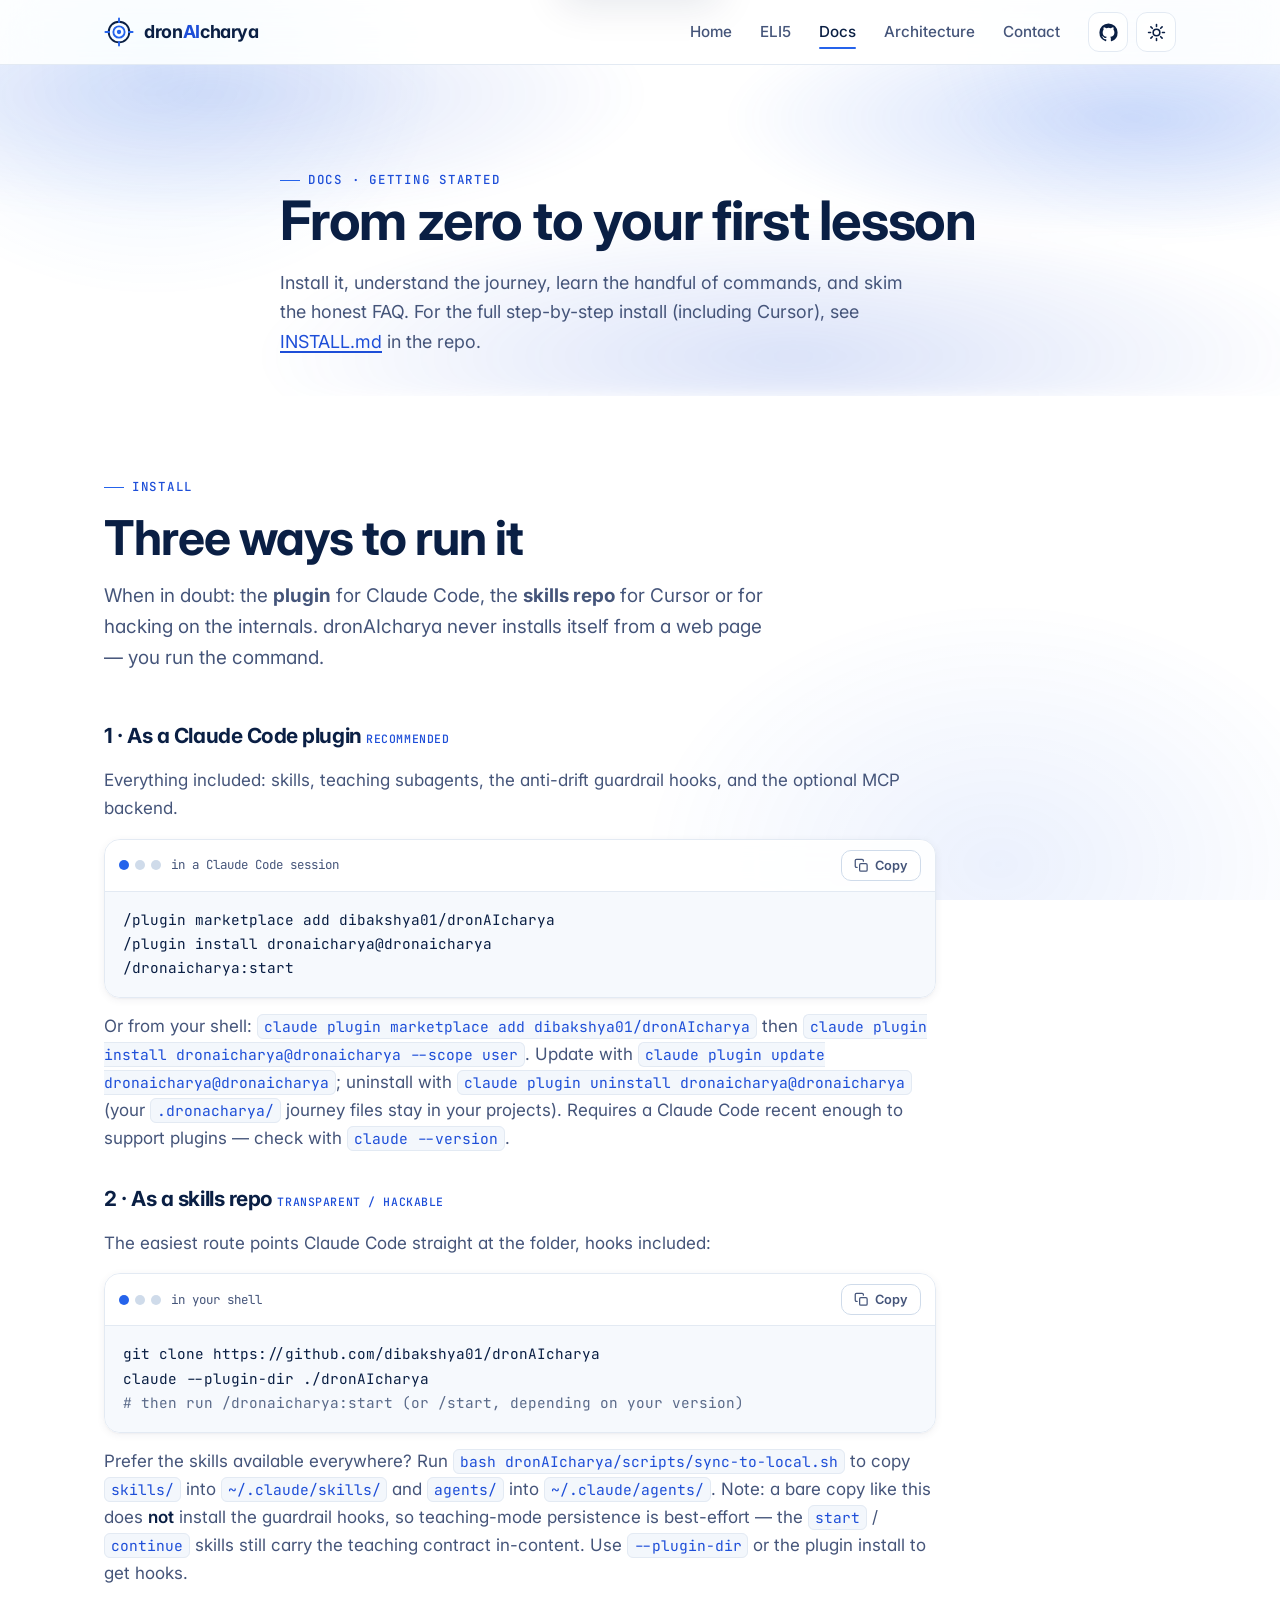
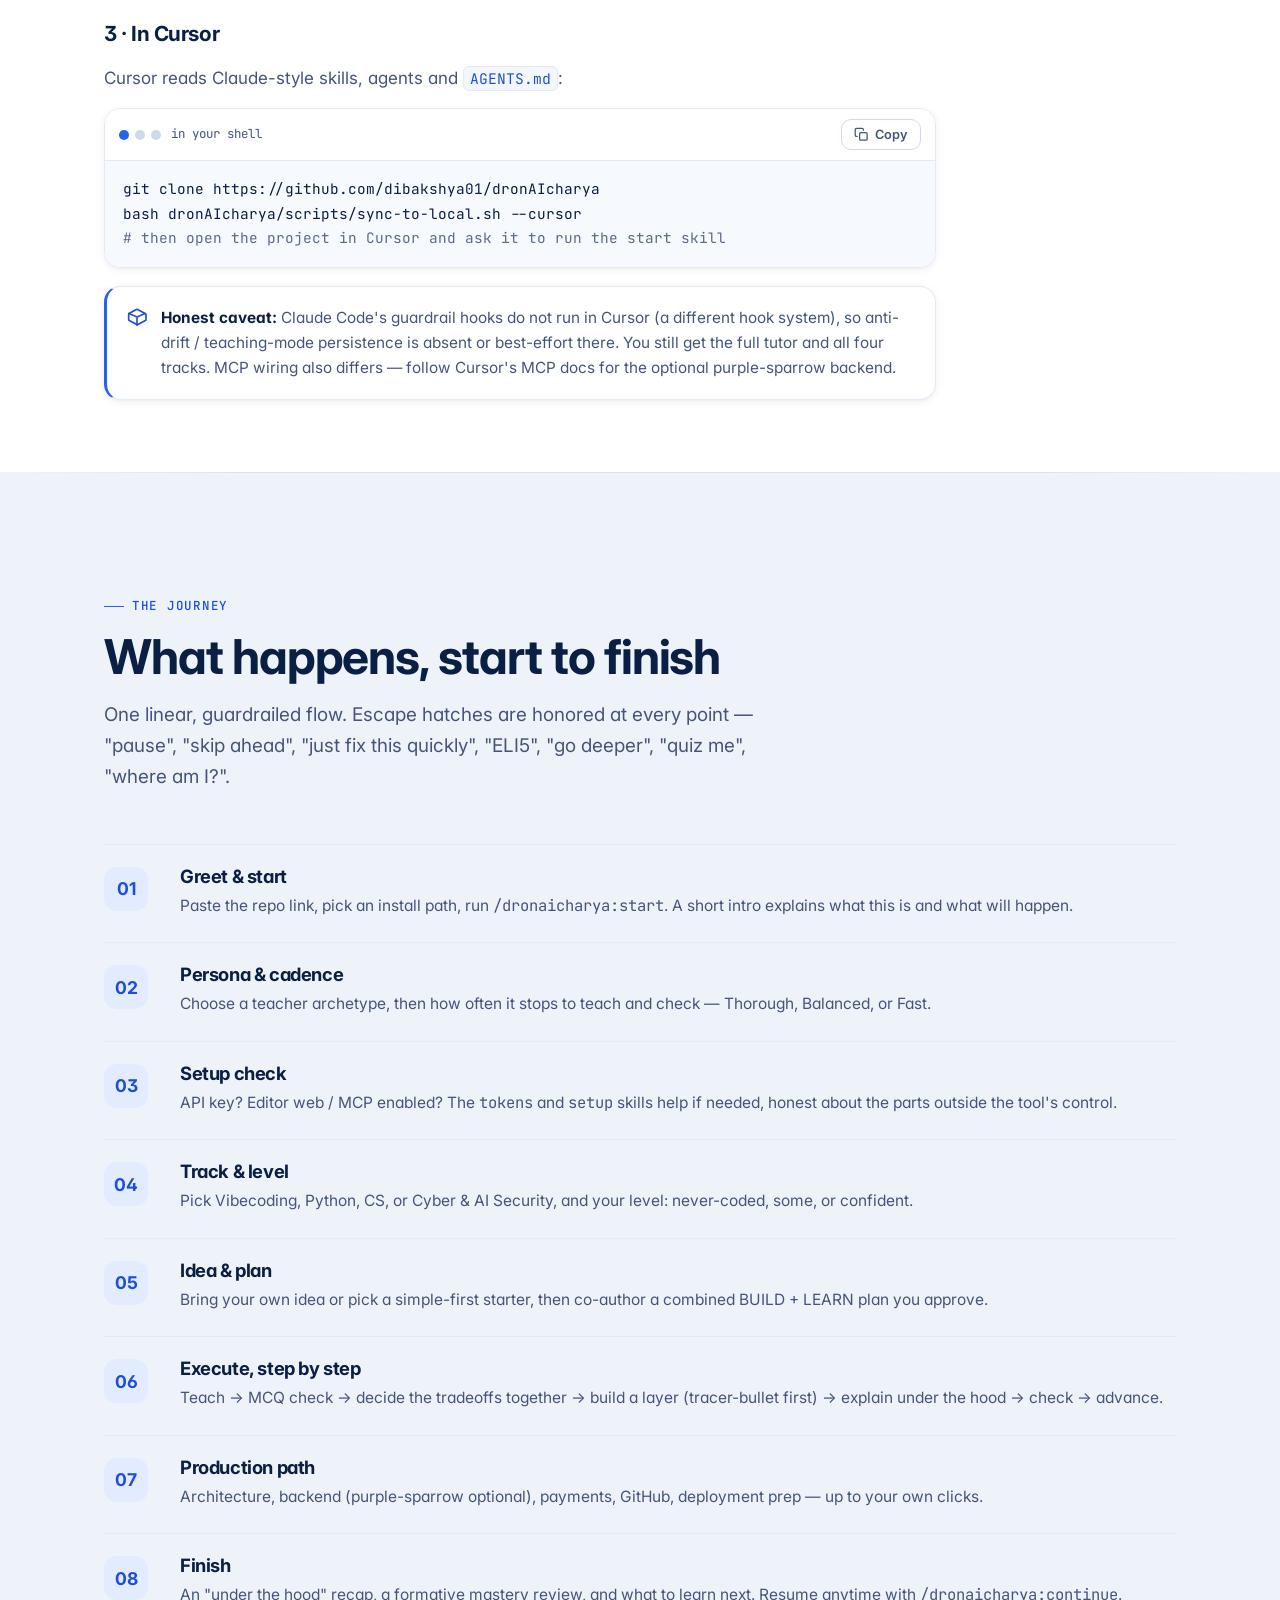
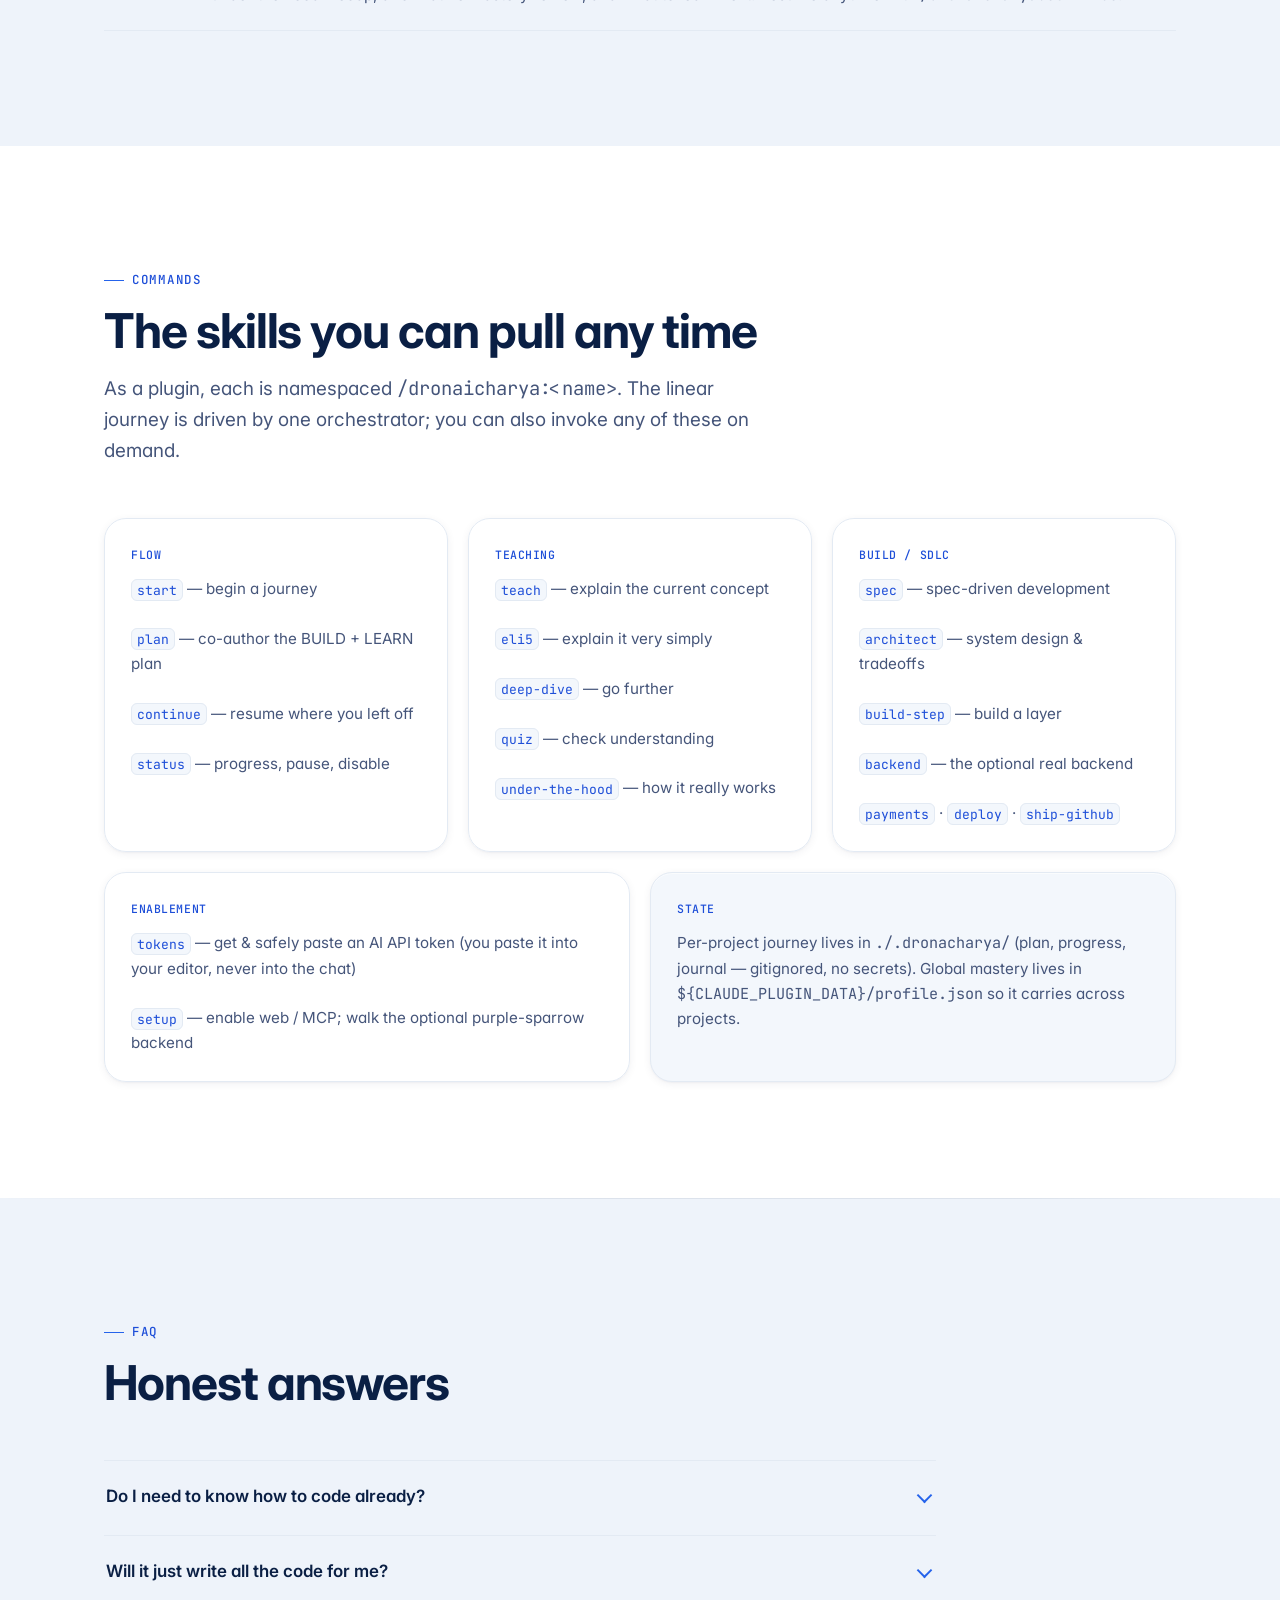
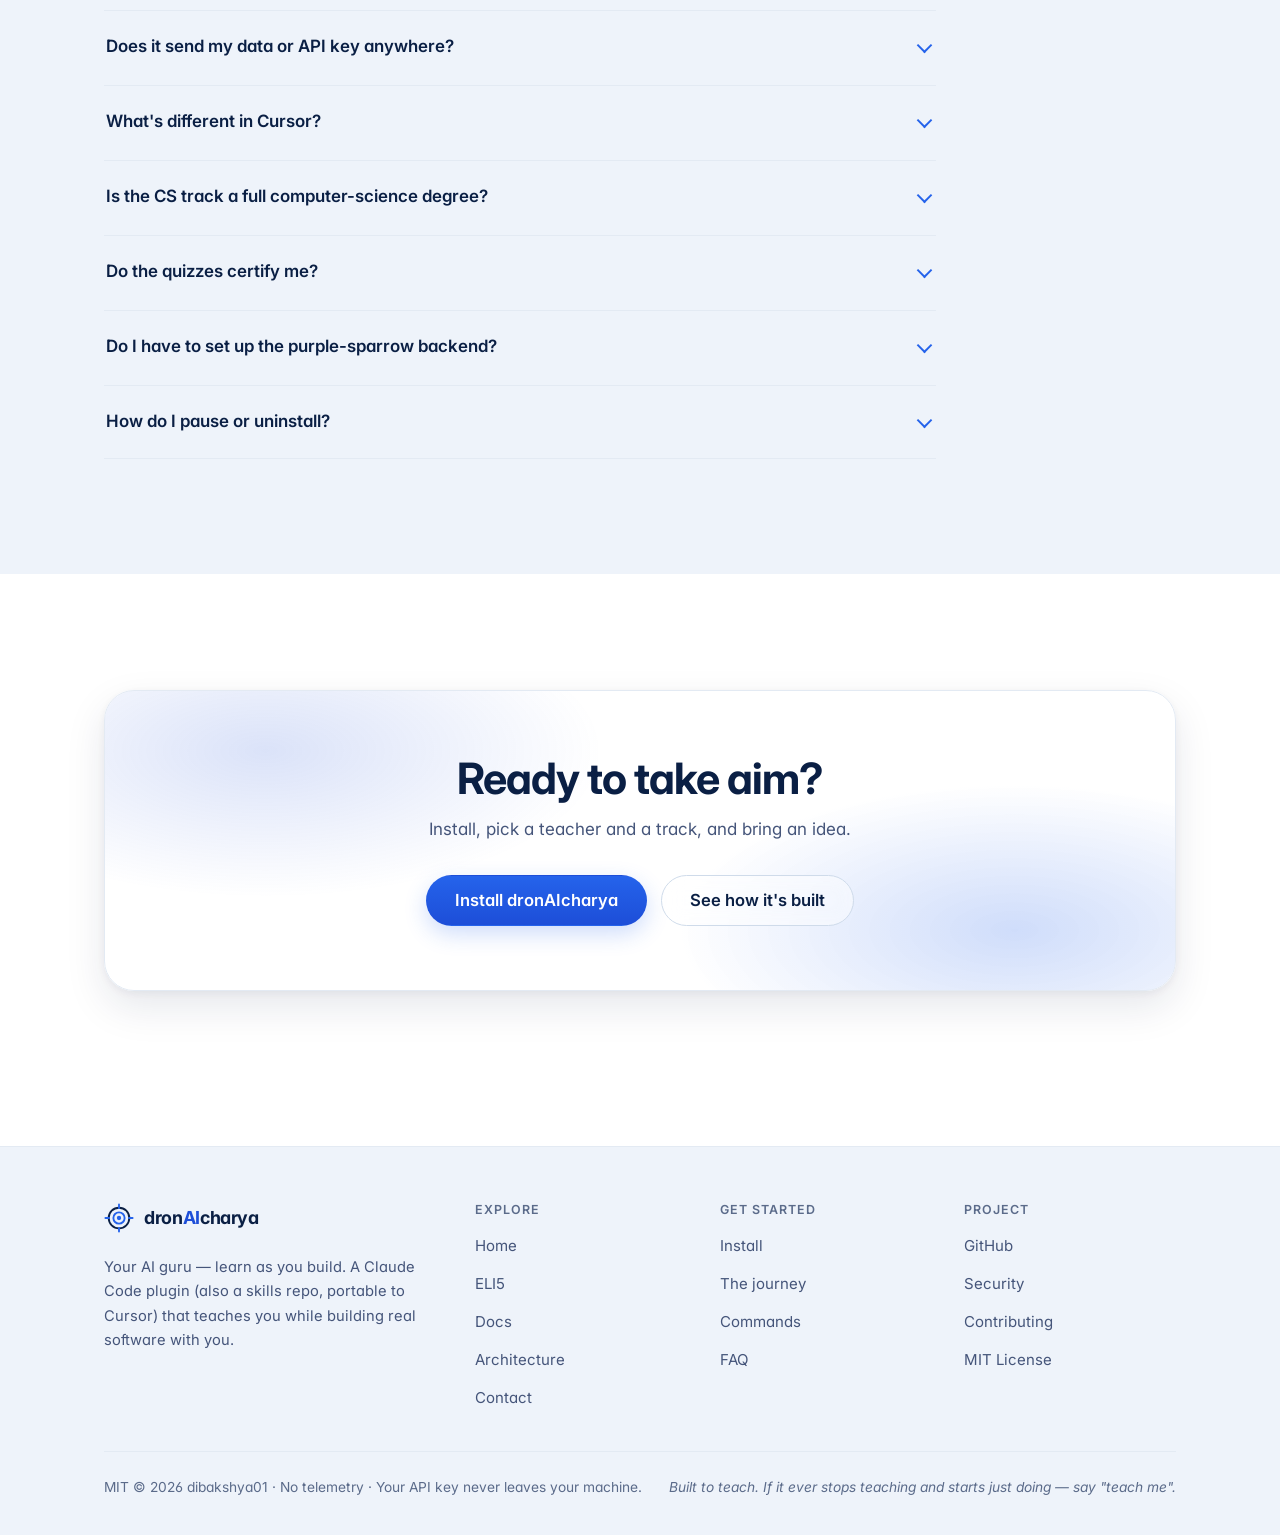
<file: docs/docs.html>
<!doctype html>
<html lang="en">
<head>
  <meta charset="utf-8">
  <meta name="viewport" content="width=device-width, initial-scale=1">
  <title>Docs — getting started with dronAIcharya</title>
  <meta name="description" content="Install dronAIcharya as a plugin, a skills repo, or in Cursor; the learning journey end to end; every command; and a frank FAQ.">
  <meta name="color-scheme" content="light dark">
  <link rel="icon" href="assets/logo.svg" type="image/svg+xml">
  <meta property="og:type" content="website">
  <meta property="og:title" content="Docs — getting started with dronAIcharya">
  <meta property="og:description" content="Install, the journey, every command, and a frank FAQ.">
  <meta property="og:image" content="assets/social-card.svg">
  <meta name="twitter:card" content="summary_large_image">
  <script>(function(){try{var t=localStorage.getItem('dron-theme');if(t==='dark'||t==='light'){document.documentElement.setAttribute('data-theme',t);}}catch(e){}})();</script>
  <link rel="preconnect" href="https://fonts.googleapis.com">
  <link rel="preconnect" href="https://fonts.gstatic.com" crossorigin>
  <link href="https://fonts.googleapis.com/css2?family=Inter:wght@400;500;600;700&family=JetBrains+Mono:wght@400;500&display=swap" rel="stylesheet">
  <link rel="stylesheet" href="assets/styles.css">
  <noscript><style>[data-reveal]{opacity:1!important;transform:none!important}</style></noscript>
</head>
<body>
  <a class="skip-link" href="#main">Skip to content</a>
  <div class="scroll-progress" aria-hidden="true"></div>
  <div class="grain" aria-hidden="true"></div>

  <header class="site-header">
    <nav class="container nav" aria-label="Primary">
      <a class="brand" href="index.html" aria-label="dronAIcharya — home">
        <svg class="mark" viewBox="0 0 32 32" fill="none" stroke="currentColor" aria-hidden="true">
          <circle cx="16" cy="16" r="11" stroke-width="2"/>
          <circle cx="16" cy="16" r="6" stroke="var(--accent)" stroke-width="2"/>
          <circle cx="16" cy="16" r="2.3" stroke="none" style="fill:var(--accent)"/>
          <path d="M16 1.5v4M16 26.5v4M1.5 16h4M26.5 16h4" stroke="var(--accent)" stroke-width="2" stroke-linecap="round"/>
        </svg>
        <span>dron<span class="wm-ai">AI</span>charya</span>
      </a>
      <ul class="nav-links" id="nav-links">
        <li><a href="index.html">Home</a></li>
        <li><a href="eli5.html">ELI5</a></li>
        <li><a href="docs.html" aria-current="page">Docs</a></li>
        <li><a href="architecture.html">Architecture</a></li>
        <li><a href="contact.html">Contact</a></li>
      </ul>
      <div class="nav-tools">
        <a class="icon-btn" href="https://github.com/dibakshya01/dronAIcharya" target="_blank" rel="noopener" aria-label="dronAIcharya on GitHub">
          <svg viewBox="0 0 24 24" fill="currentColor" aria-hidden="true"><path d="M12 .5A11.5 11.5 0 0 0 .5 12a11.5 11.5 0 0 0 7.86 10.92c.57.1.78-.25.78-.55v-2c-3.2.7-3.88-1.37-3.88-1.37-.52-1.33-1.28-1.68-1.28-1.68-1.05-.72.08-.7.08-.7 1.16.08 1.77 1.2 1.77 1.2 1.03 1.76 2.7 1.25 3.36.96.1-.75.4-1.26.73-1.55-2.55-.29-5.24-1.28-5.24-5.7 0-1.26.45-2.29 1.2-3.1-.12-.3-.52-1.48.11-3.08 0 0 .97-.31 3.18 1.18a11 11 0 0 1 5.8 0c2.2-1.49 3.17-1.18 3.17-1.18.63 1.6.23 2.78.11 3.08.75.81 1.2 1.84 1.2 3.1 0 4.43-2.69 5.4-5.25 5.69.41.36.78 1.06.78 2.14v3.17c0 .3.2.66.79.55A11.5 11.5 0 0 0 23.5 12 11.5 11.5 0 0 0 12 .5Z"/></svg>
        </a>
        <button class="icon-btn theme-toggle" type="button" aria-pressed="false" aria-label="Switch to dark theme">
          <svg class="sun" viewBox="0 0 24 24" fill="none" stroke="currentColor" stroke-width="2" stroke-linecap="round" aria-hidden="true"><circle cx="12" cy="12" r="4.2"/><path d="M12 2v2.5M12 19.5V22M2 12h2.5M19.5 12H22M4.9 4.9l1.8 1.8M17.3 17.3l1.8 1.8M19.1 4.9l-1.8 1.8M6.7 17.3l-1.8 1.8"/></svg>
          <svg class="moon" viewBox="0 0 24 24" fill="none" stroke="currentColor" stroke-width="2" stroke-linecap="round" stroke-linejoin="round" aria-hidden="true"><path d="M20 14.5A8 8 0 0 1 9.5 4 7 7 0 1 0 20 14.5Z"/></svg>
        </button>
        <button class="icon-btn nav-toggle" type="button" aria-label="Open menu" aria-expanded="false" aria-controls="nav-links">
          <svg viewBox="0 0 24 24" fill="none" stroke="currentColor" stroke-width="2" stroke-linecap="round" aria-hidden="true"><path d="M3 6h18M3 12h18M3 18h18"/></svg>
        </button>
      </div>
    </nav>
  </header>

  <main id="main">

    <section class="page-hero" aria-labelledby="docs-title">
      <div class="hero-glow" aria-hidden="true"></div>
      <div class="container" style="position:relative;z-index:1;max-width:48rem">
        <span class="eyebrow">Docs · getting started</span>
        <h1 id="docs-title">From zero to your first lesson</h1>
        <p class="lead">Install it, understand the journey, learn the handful of commands, and skim the honest FAQ. For the full step-by-step install (including Cursor), see <a href="https://github.com/dibakshya01/dronAIcharya/blob/main/INSTALL.md" target="_blank" rel="noopener">INSTALL.md</a> in the repo.</p>
      </div>
    </section>

    <!-- INSTALL -->
    <section class="section--tight" id="install" aria-labelledby="install-h">
      <div class="container">
        <div class="section-head" data-reveal>
          <span class="eyebrow">Install</span>
          <h2 id="install-h">Three ways to run it</h2>
          <p>When in doubt: the <strong>plugin</strong> for Claude Code, the <strong>skills repo</strong> for Cursor or for hacking on the internals. dronAIcharya never installs itself from a web page — you run the command.</p>
        </div>

        <div class="prose" style="max-width:52rem" data-reveal>
          <h3>1 · As a Claude Code plugin <span class="tag">recommended</span></h3>
          <p>Everything included: skills, teaching subagents, the anti-drift guardrail hooks, and the optional MCP backend.</p>
        </div>
        <div class="cmd" style="max-width:52rem;margin-top:16px" data-reveal>
          <div class="cmd-head">
            <span class="cmd-dots" aria-hidden="true"><i></i><i></i><i></i></span>
            <span class="cmd-title">in a Claude Code session</span>
            <button class="copy-btn" type="button" data-copy-target="#d-plugin" style="margin-left:auto">
              <svg class="ic-copy" viewBox="0 0 24 24" fill="none" stroke="currentColor" stroke-width="2" stroke-linecap="round" stroke-linejoin="round" aria-hidden="true"><rect x="9" y="9" width="12" height="12" rx="2"/><path d="M5 15H4a2 2 0 0 1-2-2V4a2 2 0 0 1 2-2h9a2 2 0 0 1 2 2v1"/></svg>
              <svg class="ic-check" viewBox="0 0 24 24" fill="none" stroke="currentColor" stroke-width="2.4" stroke-linecap="round" stroke-linejoin="round" aria-hidden="true"><path d="M20 6 9 17l-5-5"/></svg>
              <span class="copy-label">Copy</span>
            </button>
          </div>
          <div class="cmd-body">
            <pre id="d-plugin"><code>/plugin marketplace add dibakshya01/dronAIcharya
/plugin install dronaicharya@dronaicharya
/dronaicharya:start</code></pre>
          </div>
        </div>
        <div class="prose" style="max-width:52rem;margin-top:14px" data-reveal>
          <p>Or from your shell: <code>claude plugin marketplace add dibakshya01/dronAIcharya</code> then <code>claude plugin install dronaicharya@dronaicharya --scope user</code>. Update with <code>claude plugin update dronaicharya@dronaicharya</code>; uninstall with <code>claude plugin uninstall dronaicharya@dronaicharya</code> (your <code>.dronacharya/</code> journey files stay in your projects). Requires a Claude Code recent enough to support plugins — check with <code>claude --version</code>.</p>
        </div>

        <div class="prose" style="max-width:52rem;margin-top:36px" data-reveal>
          <h3>2 · As a skills repo <span class="tag">transparent / hackable</span></h3>
          <p>The easiest route points Claude Code straight at the folder, hooks included:</p>
        </div>
        <div class="cmd" style="max-width:52rem;margin-top:16px" data-reveal>
          <div class="cmd-head">
            <span class="cmd-dots" aria-hidden="true"><i></i><i></i><i></i></span>
            <span class="cmd-title">in your shell</span>
            <button class="copy-btn" type="button" data-copy-target="#d-skills" style="margin-left:auto">
              <svg class="ic-copy" viewBox="0 0 24 24" fill="none" stroke="currentColor" stroke-width="2" stroke-linecap="round" stroke-linejoin="round" aria-hidden="true"><rect x="9" y="9" width="12" height="12" rx="2"/><path d="M5 15H4a2 2 0 0 1-2-2V4a2 2 0 0 1 2-2h9a2 2 0 0 1 2 2v1"/></svg>
              <svg class="ic-check" viewBox="0 0 24 24" fill="none" stroke="currentColor" stroke-width="2.4" stroke-linecap="round" stroke-linejoin="round" aria-hidden="true"><path d="M20 6 9 17l-5-5"/></svg>
              <span class="copy-label">Copy</span>
            </button>
          </div>
          <div class="cmd-body">
            <pre id="d-skills"><code>git clone https://github.com/dibakshya01/dronAIcharya
claude --plugin-dir ./dronAIcharya
<span class="cmt"># then run /dronaicharya:start (or /start, depending on your version)</span></code></pre>
          </div>
        </div>
        <div class="prose" style="max-width:52rem;margin-top:14px" data-reveal>
          <p>Prefer the skills available everywhere? Run <code>bash dronAIcharya/scripts/sync-to-local.sh</code> to copy <code>skills/</code> into <code>~/.claude/skills/</code> and <code>agents/</code> into <code>~/.claude/agents/</code>. Note: a bare copy like this does <strong>not</strong> install the guardrail hooks, so teaching-mode persistence is best-effort — the <code>start</code> / <code>continue</code> skills still carry the teaching contract in-content. Use <code>--plugin-dir</code> or the plugin install to get hooks.</p>
        </div>

        <div class="prose" style="max-width:52rem;margin-top:36px" data-reveal>
          <h3>3 · In Cursor</h3>
          <p>Cursor reads Claude-style skills, agents and <code>AGENTS.md</code>:</p>
        </div>
        <div class="cmd" style="max-width:52rem;margin-top:16px" data-reveal>
          <div class="cmd-head">
            <span class="cmd-dots" aria-hidden="true"><i></i><i></i><i></i></span>
            <span class="cmd-title">in your shell</span>
            <button class="copy-btn" type="button" data-copy-target="#d-cursor" style="margin-left:auto">
              <svg class="ic-copy" viewBox="0 0 24 24" fill="none" stroke="currentColor" stroke-width="2" stroke-linecap="round" stroke-linejoin="round" aria-hidden="true"><rect x="9" y="9" width="12" height="12" rx="2"/><path d="M5 15H4a2 2 0 0 1-2-2V4a2 2 0 0 1 2-2h9a2 2 0 0 1 2 2v1"/></svg>
              <svg class="ic-check" viewBox="0 0 24 24" fill="none" stroke="currentColor" stroke-width="2.4" stroke-linecap="round" stroke-linejoin="round" aria-hidden="true"><path d="M20 6 9 17l-5-5"/></svg>
              <span class="copy-label">Copy</span>
            </button>
          </div>
          <div class="cmd-body">
            <pre id="d-cursor"><code>git clone https://github.com/dibakshya01/dronAIcharya
bash dronAIcharya/scripts/sync-to-local.sh --cursor
<span class="cmt"># then open the project in Cursor and ask it to run the start skill</span></code></pre>
          </div>
        </div>
        <div class="callout" style="max-width:52rem;margin-top:18px" data-reveal>
          <span class="ci" aria-hidden="true"><svg viewBox="0 0 24 24" fill="none" stroke="currentColor" stroke-width="2" stroke-linecap="round" stroke-linejoin="round"><path d="m21.7 7.9-9-5a1.4 1.4 0 0 0-1.4 0l-9 5A1.4 1.4 0 0 0 2 9.1v5.8a1.4 1.4 0 0 0 .7 1.2l9 5a1.4 1.4 0 0 0 1.4 0l9-5a1.4 1.4 0 0 0 .7-1.2V9.1a1.4 1.4 0 0 0-.8-1.2Z"/><path d="M12 22V12M2.3 7.9 12 12l9.7-4.1"/></svg></span>
          <p><strong>Honest caveat:</strong> Claude Code's guardrail hooks do not run in Cursor (a different hook system), so anti-drift / teaching-mode persistence is absent or best-effort there. You still get the full tutor and all four tracks. MCP wiring also differs — follow Cursor's MCP docs for the optional purple-sparrow backend.</p>
        </div>
      </div>
    </section>

    <!-- JOURNEY -->
    <section class="section section--alt" id="journey" aria-labelledby="journey-h">
      <div class="container">
        <div class="section-head" data-reveal>
          <span class="eyebrow">The journey</span>
          <h2 id="journey-h">What happens, start to finish</h2>
          <p>One linear, guardrailed flow. Escape hatches are honored at every point — "pause", "skip ahead", "just fix this quickly", "ELI5", "go deeper", "quiz me", "where am I?".</p>
        </div>
        <div class="steps">
          <div class="step" data-reveal><span class="num" aria-hidden="true"></span><div><h3>Greet &amp; start</h3><p>Paste the repo link, pick an install path, run <code>/dronaicharya:start</code>. A short intro explains what this is and what will happen.</p></div></div>
          <div class="step" data-reveal><span class="num" aria-hidden="true"></span><div><h3>Persona &amp; cadence</h3><p>Choose a teacher archetype, then how often it stops to teach and check — Thorough, Balanced, or Fast.</p></div></div>
          <div class="step" data-reveal><span class="num" aria-hidden="true"></span><div><h3>Setup check</h3><p>API key? Editor web / MCP enabled? The <code>tokens</code> and <code>setup</code> skills help if needed, honest about the parts outside the tool's control.</p></div></div>
          <div class="step" data-reveal><span class="num" aria-hidden="true"></span><div><h3>Track &amp; level</h3><p>Pick Vibecoding, Python, CS, or Cyber &amp; AI Security, and your level: never-coded, some, or confident.</p></div></div>
          <div class="step" data-reveal><span class="num" aria-hidden="true"></span><div><h3>Idea &amp; plan</h3><p>Bring your own idea or pick a simple-first starter, then co-author a combined BUILD + LEARN plan you approve.</p></div></div>
          <div class="step" data-reveal><span class="num" aria-hidden="true"></span><div><h3>Execute, step by step</h3><p>Teach → MCQ check → decide the tradeoffs together → build a layer (tracer-bullet first) → explain under the hood → check → advance.</p></div></div>
          <div class="step" data-reveal><span class="num" aria-hidden="true"></span><div><h3>Production path</h3><p>Architecture, backend (purple-sparrow optional), payments, GitHub, deployment prep — up to your own clicks.</p></div></div>
          <div class="step" data-reveal><span class="num" aria-hidden="true"></span><div><h3>Finish</h3><p>An "under the hood" recap, a formative mastery review, and what to learn next. Resume anytime with <code>/dronaicharya:continue</code>.</p></div></div>
        </div>
      </div>
    </section>

    <!-- COMMANDS -->
    <section class="section" id="commands" aria-labelledby="commands-h">
      <div class="container">
        <div class="section-head" data-reveal>
          <span class="eyebrow">Commands</span>
          <h2 id="commands-h">The skills you can pull any time</h2>
          <p>As a plugin, each is namespaced <code>/dronaicharya:&lt;name&gt;</code>. The linear journey is driven by one orchestrator; you can also invoke any of these on demand.</p>
        </div>

        <div class="grid grid-3" data-reveal>
          <div class="card tilt">
            <div class="tag">Flow</div>
            <ul class="prose" style="list-style:none;padding:0;margin-top:12px;display:grid;gap:8px;font-size:.95rem">
              <li><code>start</code> — begin a journey</li>
              <li><code>plan</code> — co-author the BUILD + LEARN plan</li>
              <li><code>continue</code> — resume where you left off</li>
              <li><code>status</code> — progress, pause, disable</li>
            </ul>
          </div>
          <div class="card tilt">
            <div class="tag">Teaching</div>
            <ul class="prose" style="list-style:none;padding:0;margin-top:12px;display:grid;gap:8px;font-size:.95rem">
              <li><code>teach</code> — explain the current concept</li>
              <li><code>eli5</code> — explain it very simply</li>
              <li><code>deep-dive</code> — go further</li>
              <li><code>quiz</code> — check understanding</li>
              <li><code>under-the-hood</code> — how it really works</li>
            </ul>
          </div>
          <div class="card tilt">
            <div class="tag">Build / SDLC</div>
            <ul class="prose" style="list-style:none;padding:0;margin-top:12px;display:grid;gap:8px;font-size:.95rem">
              <li><code>spec</code> — spec-driven development</li>
              <li><code>architect</code> — system design &amp; tradeoffs</li>
              <li><code>build-step</code> — build a layer</li>
              <li><code>backend</code> — the optional real backend</li>
              <li><code>payments</code> · <code>deploy</code> · <code>ship-github</code></li>
            </ul>
          </div>
        </div>
        <div class="grid grid-2" style="margin-top:20px;max-width:none" data-reveal>
          <div class="card tilt">
            <div class="tag">Enablement</div>
            <ul class="prose" style="list-style:none;padding:0;margin-top:12px;display:grid;gap:8px;font-size:.95rem">
              <li><code>tokens</code> — get &amp; safely paste an AI API token (you paste it into your editor, never into the chat)</li>
              <li><code>setup</code> — enable web / MCP; walk the optional purple-sparrow backend</li>
            </ul>
          </div>
          <div class="card tilt" style="background:var(--surface-2)">
            <div class="tag">State</div>
            <p style="margin-top:12px;font-size:.95rem;color:var(--muted)">Per-project journey lives in <code>./.dronacharya/</code> (plan, progress, journal — gitignored, no secrets). Global mastery lives in <code>${CLAUDE_PLUGIN_DATA}/profile.json</code> so it carries across projects.</p>
          </div>
        </div>
      </div>
    </section>

    <!-- FAQ -->
    <section class="section section--alt" id="faq" aria-labelledby="faq-h">
      <div class="container">
        <div class="section-head" data-reveal>
          <span class="eyebrow">FAQ</span>
          <h2 id="faq-h">Honest answers</h2>
        </div>
        <div class="faq" style="max-width:52rem" data-reveal>
          <details>
            <summary>Do I need to know how to code already?</summary>
            <div class="faq-body">No. There's a track and a level for absolute beginners, and it hand-holds the first steps — getting an API token, enabling web / MCP, basic GitHub — broken down as simply as you need, with ELI5 on demand. See the <a href="eli5.html">plain-language page</a>.</div>
          </details>
          <details>
            <summary>Will it just write all the code for me?</summary>
            <div class="faq-body">That's explicitly not the goal. It strongly steers you to understand what's being built, requiring a decision from you at each decision of consequence. But it always obeys "pause / skip / just do it" — you're in control.</div>
          </details>
          <details>
            <summary>Does it send my data or API key anywhere?</summary>
            <div class="faq-body">No telemetry. Your API key stays on your machine — it never sees or transmits it — and it makes no network calls except the web/doc fetches a lesson explicitly performs. Fetched content is treated as data, not instructions.</div>
          </details>
          <details>
            <summary>What's different in Cursor?</summary>
            <div class="faq-body">You get the full tutor, all four tracks, and the skills and agents. But Claude Code's guardrail hooks may not run in Cursor, so teaching-mode persistence and the anti-drift nudge are best-effort or absent — a materially lighter, more drift-prone experience.</div>
          </details>
          <details>
            <summary>Is the CS track a full computer-science degree?</summary>
            <div class="faq-body">No. It's undergraduate <em>foundations</em> and literacy — bits and memory, data structures, Big-O, recursion, OS / networking / database basics, how the web works. No formal proofs, automata, or discrete-math depth.</div>
          </details>
          <details>
            <summary>Do the quizzes certify me?</summary>
            <div class="faq-body">No. Mastery checks are formative self-checks that help the learning stick and gate advancing. They are not a certificate.</div>
          </details>
          <details>
            <summary>Do I have to set up the purple-sparrow backend?</summary>
            <div class="faq-body">No — it's entirely optional and advanced. dronAIcharya works fully without it, falling back to conceptual teaching or a simple local store. If you want a real backend to learn on, the <code>setup</code> skill walks you through it. Note purple-sparrow is alpha and shouldn't hold real or regulated data yet.</div>
          </details>
          <details>
            <summary>How do I pause or uninstall?</summary>
            <div class="faq-body">Run <code>/dronaicharya:status</code> to pause teaching (all hooks go quiet) or see how to disable the plugin. Uninstall with <code>claude plugin uninstall dronaicharya@dronaicharya</code>; your <code>.dronacharya/</code> journey files stay in your projects.</div>
          </details>
        </div>
      </div>
    </section>

    <section class="section">
      <div class="container">
        <div class="cta-band" data-reveal>
          <h2>Ready to take aim?</h2>
          <p>Install, pick a teacher and a track, and bring an idea.</p>
          <div class="hero-cta">
            <a class="btn btn--primary btn--lg" href="index.html#install">Install dronAIcharya</a>
            <a class="btn btn--ghost btn--lg" href="architecture.html">See how it's built</a>
          </div>
        </div>
      </div>
    </section>

  </main>

  <footer class="site-footer">
    <div class="container">
      <div class="footer-grid">
        <div class="footer-brand">
          <a class="brand" href="index.html" aria-label="dronAIcharya — home">
            <svg class="mark" viewBox="0 0 32 32" fill="none" stroke="currentColor" aria-hidden="true">
              <circle cx="16" cy="16" r="11" stroke-width="2"/>
              <circle cx="16" cy="16" r="6" stroke="var(--accent)" stroke-width="2"/>
              <circle cx="16" cy="16" r="2.3" stroke="none" style="fill:var(--accent)"/>
              <path d="M16 1.5v4M16 26.5v4M1.5 16h4M26.5 16h4" stroke="var(--accent)" stroke-width="2" stroke-linecap="round"/>
            </svg>
            <span>dron<span class="wm-ai">AI</span>charya</span>
          </a>
          <p>Your AI guru — learn as you build. A Claude Code plugin (also a skills repo, portable to Cursor) that teaches you while building real software with you.</p>
        </div>
        <div class="footer-col">
          <h4>Explore</h4>
          <ul>
            <li><a href="index.html">Home</a></li>
            <li><a href="eli5.html">ELI5</a></li>
            <li><a href="docs.html">Docs</a></li>
            <li><a href="architecture.html">Architecture</a></li>
            <li><a href="contact.html">Contact</a></li>
          </ul>
        </div>
        <div class="footer-col">
          <h4>Get started</h4>
          <ul>
            <li><a href="index.html#install">Install</a></li>
            <li><a href="docs.html#journey">The journey</a></li>
            <li><a href="docs.html#commands">Commands</a></li>
            <li><a href="docs.html#faq">FAQ</a></li>
          </ul>
        </div>
        <div class="footer-col">
          <h4>Project</h4>
          <ul>
            <li><a href="https://github.com/dibakshya01/dronAIcharya" target="_blank" rel="noopener">GitHub</a></li>
            <li><a href="https://github.com/dibakshya01/dronAIcharya/blob/main/SECURITY.md" target="_blank" rel="noopener">Security</a></li>
            <li><a href="https://github.com/dibakshya01/dronAIcharya/blob/main/CONTRIBUTING.md" target="_blank" rel="noopener">Contributing</a></li>
            <li><a href="https://github.com/dibakshya01/dronAIcharya/blob/main/LICENSE" target="_blank" rel="noopener">MIT License</a></li>
          </ul>
        </div>
      </div>
      <div class="footer-bottom">
        <span>MIT &copy; <span id="year">2026</span> dibakshya01 · No telemetry · Your API key never leaves your machine.</span>
        <span class="tagline">Built to teach. If it ever stops teaching and starts just doing — say "teach me".</span>
      </div>
    </div>
  </footer>

  <div id="copy-live" class="visually-hidden" role="status" aria-live="polite"></div>
  <script src="assets/main.js" defer></script>
</body>
</html>
</file>
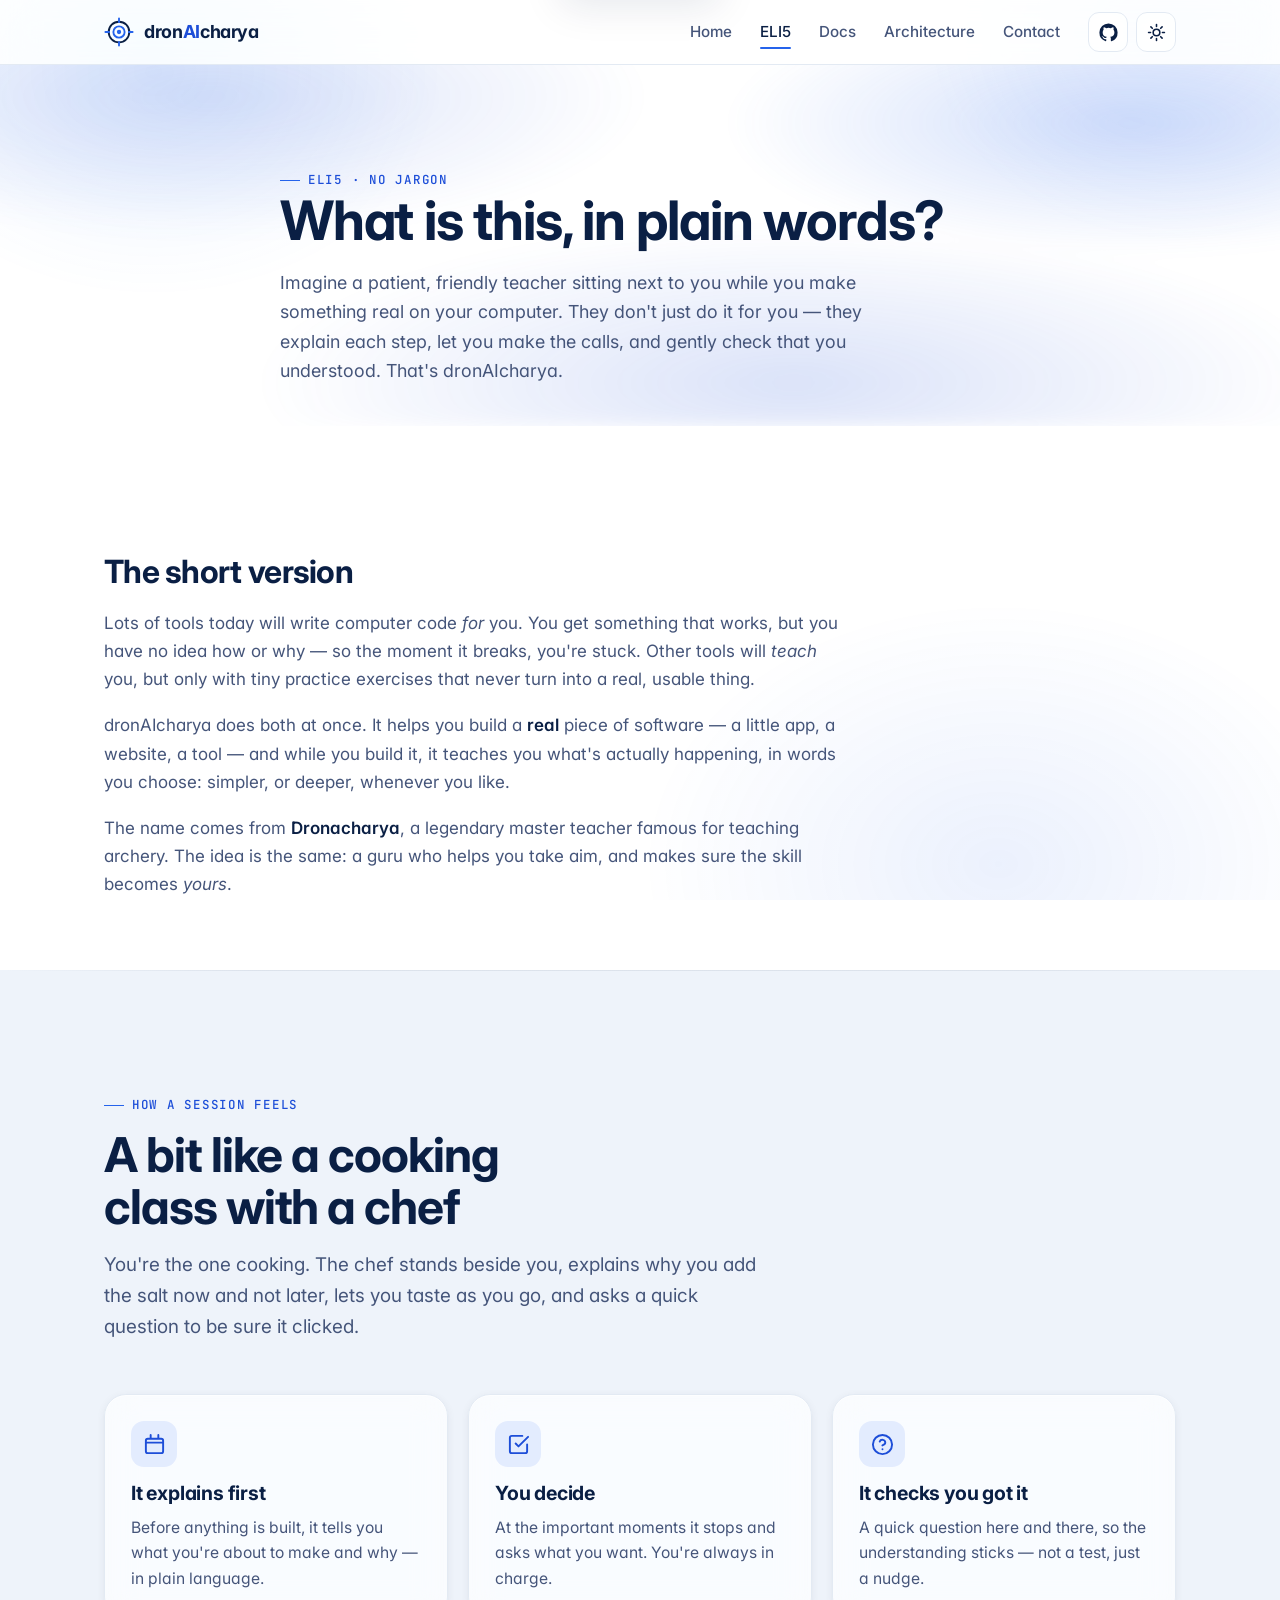
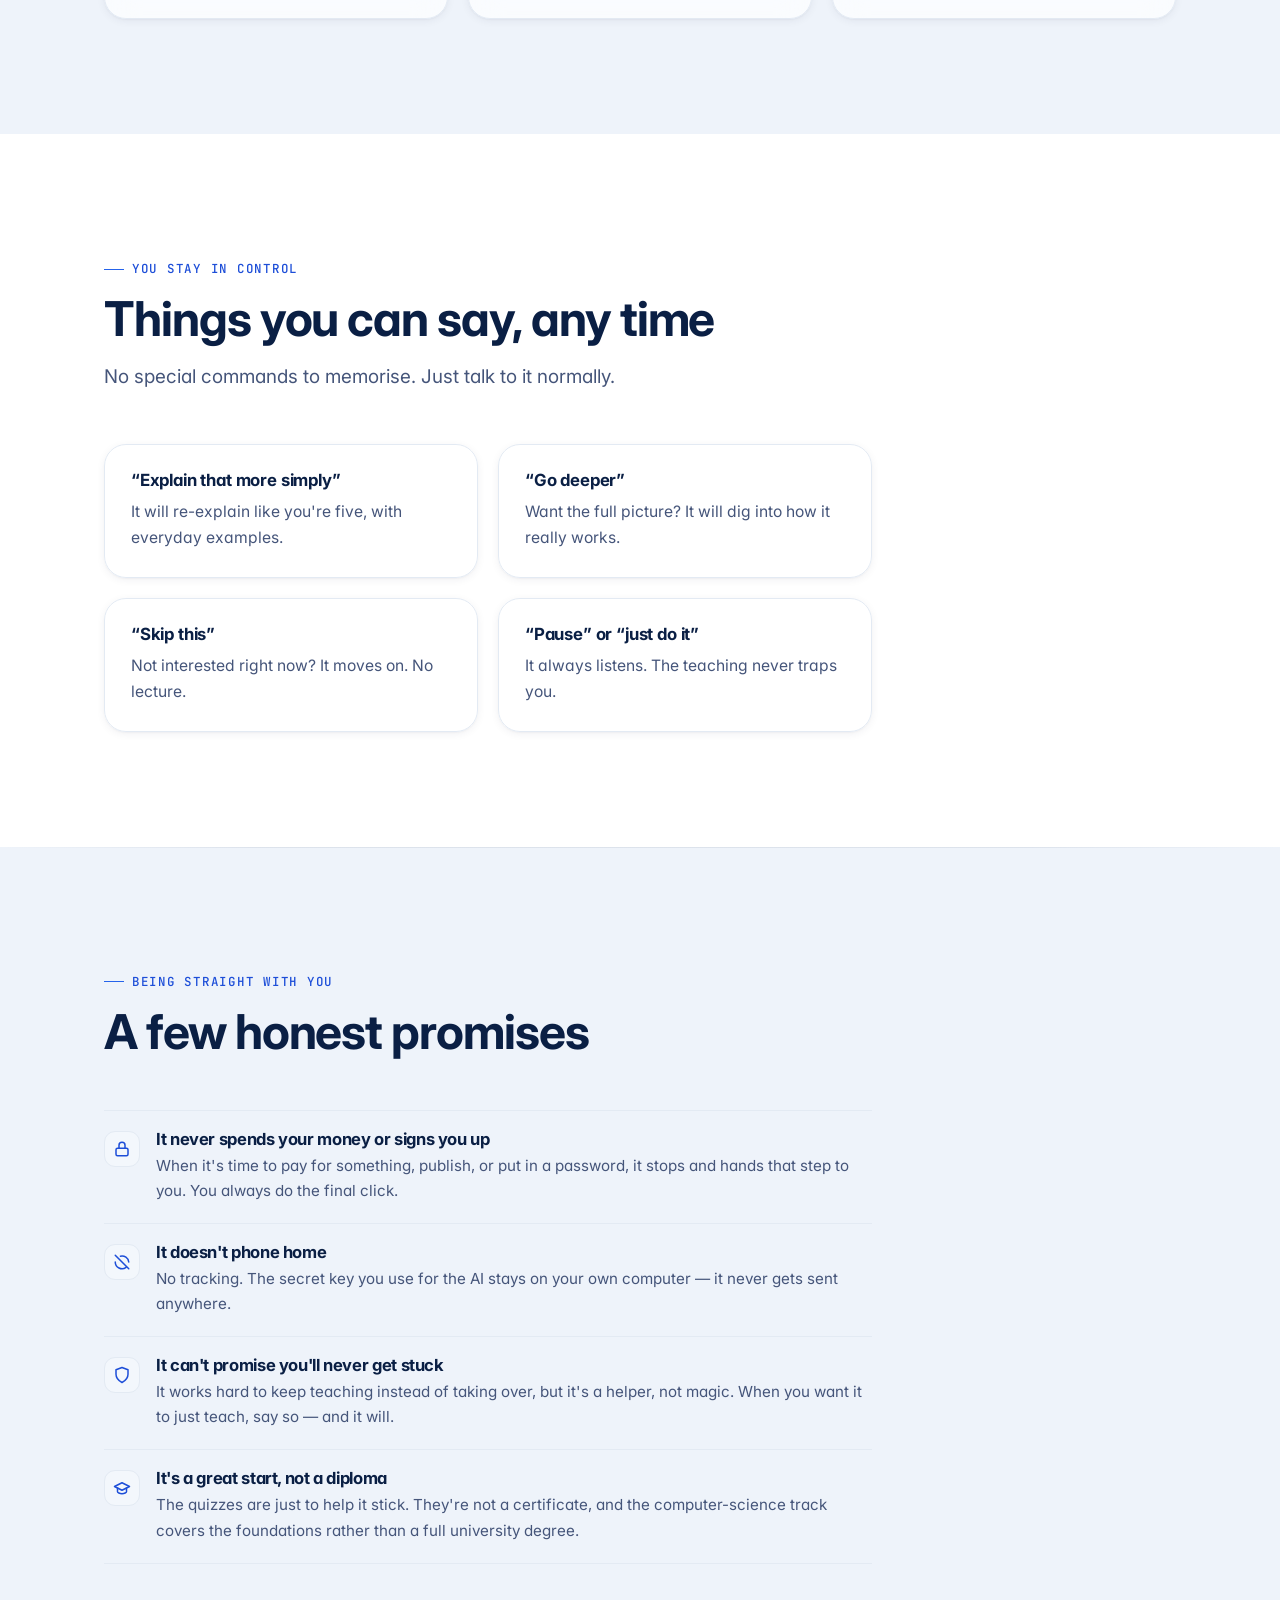
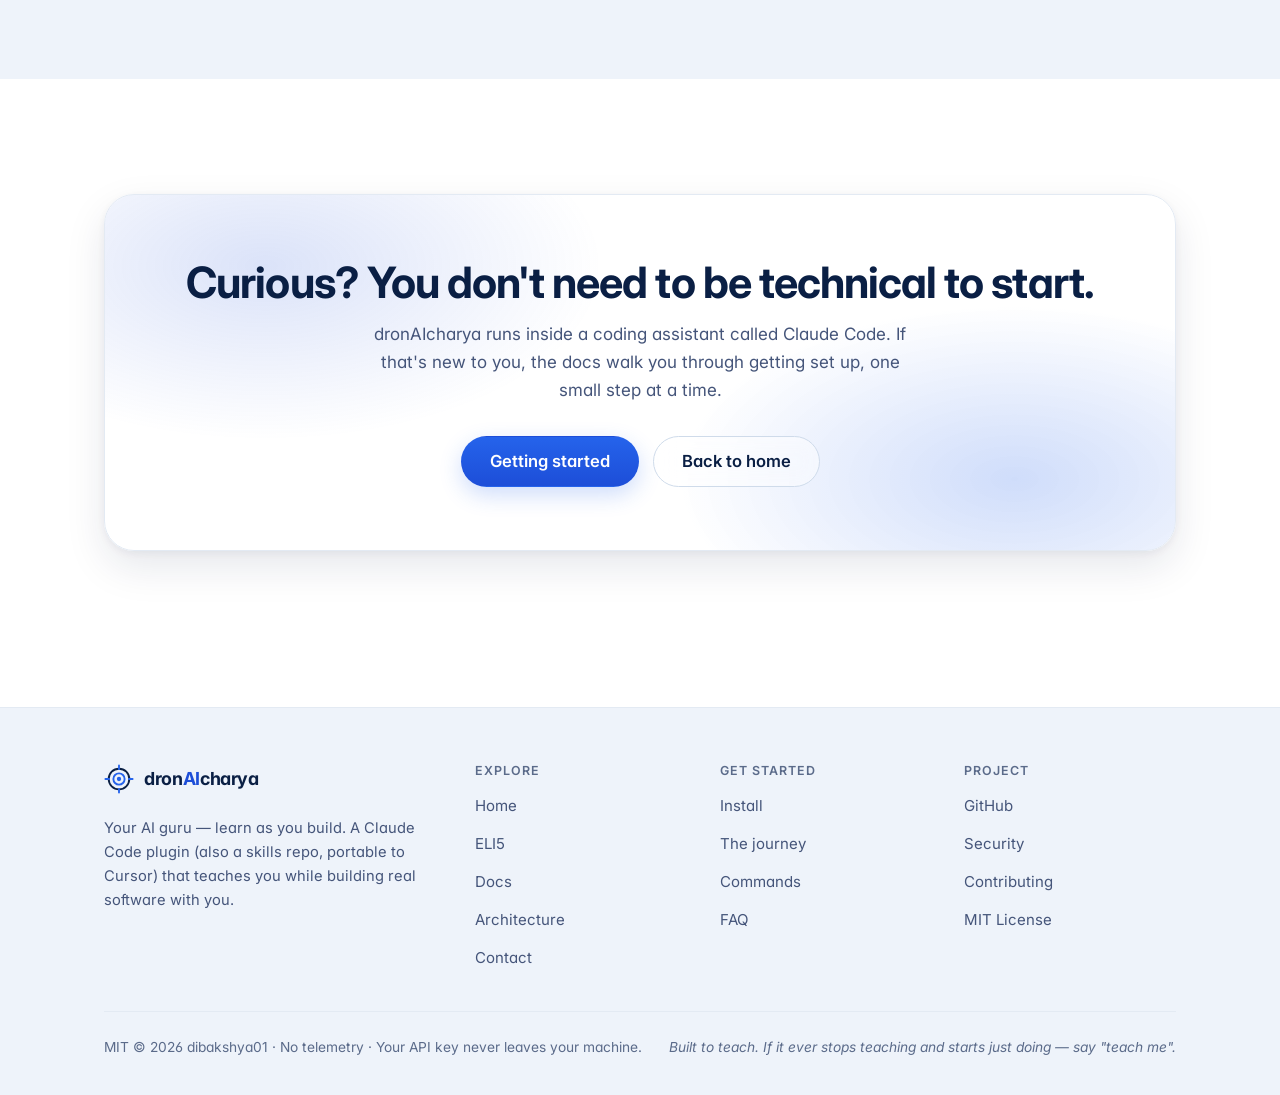
<file: docs/eli5.html>
<!doctype html>
<html lang="en">
<head>
  <meta charset="utf-8">
  <meta name="viewport" content="width=device-width, initial-scale=1">
  <title>ELI5 — dronAIcharya in plain language</title>
  <meta name="description" content="dronAIcharya explained with no jargon: a patient teacher that builds real software with you on your computer, and makes sure you understand every step.">
  <meta name="color-scheme" content="light dark">
  <link rel="icon" href="assets/logo.svg" type="image/svg+xml">
  <meta property="og:type" content="website">
  <meta property="og:title" content="ELI5 — dronAIcharya in plain language">
  <meta property="og:description" content="No jargon. A patient teacher that builds real software with you, and makes sure you understand it.">
  <meta property="og:image" content="assets/social-card.svg">
  <meta name="twitter:card" content="summary_large_image">
  <script>(function(){try{var t=localStorage.getItem('dron-theme');if(t==='dark'||t==='light'){document.documentElement.setAttribute('data-theme',t);}}catch(e){}})();</script>
  <link rel="preconnect" href="https://fonts.googleapis.com">
  <link rel="preconnect" href="https://fonts.gstatic.com" crossorigin>
  <link href="https://fonts.googleapis.com/css2?family=Inter:wght@400;500;600;700&family=JetBrains+Mono:wght@400;500&display=swap" rel="stylesheet">
  <link rel="stylesheet" href="assets/styles.css">
  <noscript><style>[data-reveal]{opacity:1!important;transform:none!important}</style></noscript>
</head>
<body>
  <a class="skip-link" href="#main">Skip to content</a>
  <div class="scroll-progress" aria-hidden="true"></div>
  <div class="grain" aria-hidden="true"></div>

  <header class="site-header">
    <nav class="container nav" aria-label="Primary">
      <a class="brand" href="index.html" aria-label="dronAIcharya — home">
        <svg class="mark" viewBox="0 0 32 32" fill="none" stroke="currentColor" aria-hidden="true">
          <circle cx="16" cy="16" r="11" stroke-width="2"/>
          <circle cx="16" cy="16" r="6" stroke="var(--accent)" stroke-width="2"/>
          <circle cx="16" cy="16" r="2.3" stroke="none" style="fill:var(--accent)"/>
          <path d="M16 1.5v4M16 26.5v4M1.5 16h4M26.5 16h4" stroke="var(--accent)" stroke-width="2" stroke-linecap="round"/>
        </svg>
        <span>dron<span class="wm-ai">AI</span>charya</span>
      </a>
      <ul class="nav-links" id="nav-links">
        <li><a href="index.html">Home</a></li>
        <li><a href="eli5.html" aria-current="page">ELI5</a></li>
        <li><a href="docs.html">Docs</a></li>
        <li><a href="architecture.html">Architecture</a></li>
        <li><a href="contact.html">Contact</a></li>
      </ul>
      <div class="nav-tools">
        <a class="icon-btn" href="https://github.com/dibakshya01/dronAIcharya" target="_blank" rel="noopener" aria-label="dronAIcharya on GitHub">
          <svg viewBox="0 0 24 24" fill="currentColor" aria-hidden="true"><path d="M12 .5A11.5 11.5 0 0 0 .5 12a11.5 11.5 0 0 0 7.86 10.92c.57.1.78-.25.78-.55v-2c-3.2.7-3.88-1.37-3.88-1.37-.52-1.33-1.28-1.68-1.28-1.68-1.05-.72.08-.7.08-.7 1.16.08 1.77 1.2 1.77 1.2 1.03 1.76 2.7 1.25 3.36.96.1-.75.4-1.26.73-1.55-2.55-.29-5.24-1.28-5.24-5.7 0-1.26.45-2.29 1.2-3.1-.12-.3-.52-1.48.11-3.08 0 0 .97-.31 3.18 1.18a11 11 0 0 1 5.8 0c2.2-1.49 3.17-1.18 3.17-1.18.63 1.6.23 2.78.11 3.08.75.81 1.2 1.84 1.2 3.1 0 4.43-2.69 5.4-5.25 5.69.41.36.78 1.06.78 2.14v3.17c0 .3.2.66.79.55A11.5 11.5 0 0 0 23.5 12 11.5 11.5 0 0 0 12 .5Z"/></svg>
        </a>
        <button class="icon-btn theme-toggle" type="button" aria-pressed="false" aria-label="Switch to dark theme">
          <svg class="sun" viewBox="0 0 24 24" fill="none" stroke="currentColor" stroke-width="2" stroke-linecap="round" aria-hidden="true"><circle cx="12" cy="12" r="4.2"/><path d="M12 2v2.5M12 19.5V22M2 12h2.5M19.5 12H22M4.9 4.9l1.8 1.8M17.3 17.3l1.8 1.8M19.1 4.9l-1.8 1.8M6.7 17.3l-1.8 1.8"/></svg>
          <svg class="moon" viewBox="0 0 24 24" fill="none" stroke="currentColor" stroke-width="2" stroke-linecap="round" stroke-linejoin="round" aria-hidden="true"><path d="M20 14.5A8 8 0 0 1 9.5 4 7 7 0 1 0 20 14.5Z"/></svg>
        </button>
        <button class="icon-btn nav-toggle" type="button" aria-label="Open menu" aria-expanded="false" aria-controls="nav-links">
          <svg viewBox="0 0 24 24" fill="none" stroke="currentColor" stroke-width="2" stroke-linecap="round" aria-hidden="true"><path d="M3 6h18M3 12h18M3 18h18"/></svg>
        </button>
      </div>
    </nav>
  </header>

  <main id="main">

    <section class="page-hero" aria-labelledby="eli5-title">
      <div class="hero-glow" aria-hidden="true"></div>
      <div class="container" style="position:relative;z-index:1;max-width:48rem">
        <span class="eyebrow">ELI5 · no jargon</span>
        <h1 id="eli5-title">What is this, in plain words?</h1>
        <p class="lead">Imagine a patient, friendly teacher sitting next to you while you make something real on your computer. They don't just do it for you — they explain each step, let you make the calls, and gently check that you understood. That's dronAIcharya.</p>
      </div>
    </section>

    <section class="section--tight">
      <div class="container">
        <div class="prose" data-reveal>
          <h2>The short version</h2>
          <p>Lots of tools today will write computer code <em>for</em> you. You get something that works, but you have no idea how or why — so the moment it breaks, you're stuck. Other tools will <em>teach</em> you, but only with tiny practice exercises that never turn into a real, usable thing.</p>
          <p>dronAIcharya does both at once. It helps you build a <strong>real</strong> piece of software — a little app, a website, a tool — and while you build it, it teaches you what's actually happening, in words you choose: simpler, or deeper, whenever you like.</p>
          <p>The name comes from <strong>Dronacharya</strong>, a legendary master teacher famous for teaching archery. The idea is the same: a guru who helps you take aim, and makes sure the skill becomes <em>yours</em>.</p>
        </div>
      </div>
    </section>

    <section class="section section--alt" aria-labelledby="how-eli5">
      <div class="container">
        <div class="section-head" data-reveal>
          <span class="eyebrow">How a session feels</span>
          <h2 id="how-eli5">A bit like a cooking class with a chef</h2>
          <p>You're the one cooking. The chef stands beside you, explains why you add the salt now and not later, lets you taste as you go, and asks a quick question to be sure it clicked.</p>
        </div>
        <div class="grid grid-3">
          <div class="card tilt" data-reveal><div class="card-icon" aria-hidden="true"><svg viewBox="0 0 24 24" fill="none" stroke="currentColor" stroke-width="2" stroke-linecap="round" stroke-linejoin="round"><path d="M8 2v4M16 2v4M3 10h18M5 6h14a2 2 0 0 1 2 2v11a2 2 0 0 1-2 2H5a2 2 0 0 1-2-2V8a2 2 0 0 1 2-2Z"/></svg></div><h3>It explains first</h3><p>Before anything is built, it tells you what you're about to make and why — in plain language.</p></div>
          <div class="card tilt" data-reveal data-delay="1"><div class="card-icon" aria-hidden="true"><svg viewBox="0 0 24 24" fill="none" stroke="currentColor" stroke-width="2" stroke-linecap="round" stroke-linejoin="round"><path d="M9 11l3 3L22 4"/><path d="M21 12v7a2 2 0 0 1-2 2H5a2 2 0 0 1-2-2V5a2 2 0 0 1 2-2h11"/></svg></div><h3>You decide</h3><p>At the important moments it stops and asks what you want. You're always in charge.</p></div>
          <div class="card tilt" data-reveal data-delay="2"><div class="card-icon" aria-hidden="true"><svg viewBox="0 0 24 24" fill="none" stroke="currentColor" stroke-width="2" stroke-linecap="round" stroke-linejoin="round"><circle cx="12" cy="12" r="10"/><path d="M9.1 9a3 3 0 0 1 5.8 1c0 2-3 3-3 3"/><path d="M12 17h.01"/></svg></div><h3>It checks you got it</h3><p>A quick question here and there, so the understanding sticks — not a test, just a nudge.</p></div>
        </div>
      </div>
    </section>

    <section class="section" aria-labelledby="say-anytime">
      <div class="container">
        <div class="section-head" data-reveal>
          <span class="eyebrow">You stay in control</span>
          <h2 id="say-anytime">Things you can say, any time</h2>
          <p>No special commands to memorise. Just talk to it normally.</p>
        </div>
        <div class="grid grid-2" style="max-width:48rem" data-reveal>
          <div class="card tilt"><h3 style="font-size:1.05rem">&ldquo;Explain that more simply&rdquo;</h3><p>It will re-explain like you're five, with everyday examples.</p></div>
          <div class="card tilt"><h3 style="font-size:1.05rem">&ldquo;Go deeper&rdquo;</h3><p>Want the full picture? It will dig into how it really works.</p></div>
          <div class="card tilt"><h3 style="font-size:1.05rem">&ldquo;Skip this&rdquo;</h3><p>Not interested right now? It moves on. No lecture.</p></div>
          <div class="card tilt"><h3 style="font-size:1.05rem">&ldquo;Pause&rdquo; or &ldquo;just do it&rdquo;</h3><p>It always listens. The teaching never traps you.</p></div>
        </div>
      </div>
    </section>

    <section class="section section--alt" aria-labelledby="honest-eli5">
      <div class="container">
        <div class="section-head" data-reveal>
          <span class="eyebrow">Being straight with you</span>
          <h2 id="honest-eli5">A few honest promises</h2>
        </div>
        <div style="max-width:48rem">
          <div class="limit" data-reveal><span class="lx" aria-hidden="true"><svg viewBox="0 0 24 24" fill="none" stroke="currentColor" stroke-width="2" stroke-linecap="round" stroke-linejoin="round"><rect x="4" y="11" width="16" height="10" rx="2"/><path d="M8 11V7a4 4 0 0 1 8 0v4"/></svg></span><div><h3>It never spends your money or signs you up</h3><p>When it's time to pay for something, publish, or put in a password, it stops and hands that step to you. You always do the final click.</p></div></div>
          <div class="limit" data-reveal><span class="lx" aria-hidden="true"><svg viewBox="0 0 24 24" fill="none" stroke="currentColor" stroke-width="2" stroke-linecap="round" stroke-linejoin="round"><path d="M9.9 4.2A9 9 0 0 1 21 12M3 12a9 9 0 0 0 14.4 7.2"/><path d="M3 3l18 18"/></svg></span><div><h3>It doesn't phone home</h3><p>No tracking. The secret key you use for the AI stays on your own computer — it never gets sent anywhere.</p></div></div>
          <div class="limit" data-reveal><span class="lx" aria-hidden="true"><svg viewBox="0 0 24 24" fill="none" stroke="currentColor" stroke-width="2" stroke-linecap="round" stroke-linejoin="round"><path d="M12 2 4 5v6c0 5 3.4 8.6 8 11 4.6-2.4 8-6 8-11V5l-8-3Z"/></svg></span><div><h3>It can't promise you'll never get stuck</h3><p>It works hard to keep teaching instead of taking over, but it's a helper, not magic. When you want it to just teach, say so — and it will.</p></div></div>
          <div class="limit" data-reveal><span class="lx" aria-hidden="true"><svg viewBox="0 0 24 24" fill="none" stroke="currentColor" stroke-width="2" stroke-linecap="round" stroke-linejoin="round"><path d="M22 10 12 5 2 10l10 5 10-5Z"/><path d="M6 12v5c0 1 2.7 2.5 6 2.5s6-1.5 6-2.5v-5"/></svg></span><div><h3>It's a great start, not a diploma</h3><p>The quizzes are just to help it stick. They're not a certificate, and the computer-science track covers the foundations rather than a full university degree.</p></div></div>
        </div>
      </div>
    </section>

    <section class="section" aria-labelledby="try-eli5">
      <div class="container">
        <div class="cta-band" data-reveal>
          <h2 id="try-eli5">Curious? You don't need to be technical to start.</h2>
          <p>dronAIcharya runs inside a coding assistant called Claude Code. If that's new to you, the docs walk you through getting set up, one small step at a time.</p>
          <div class="hero-cta">
            <a class="btn btn--primary btn--lg" href="docs.html">Getting started</a>
            <a class="btn btn--ghost btn--lg" href="index.html">Back to home</a>
          </div>
        </div>
      </div>
    </section>

  </main>

  <footer class="site-footer">
    <div class="container">
      <div class="footer-grid">
        <div class="footer-brand">
          <a class="brand" href="index.html" aria-label="dronAIcharya — home">
            <svg class="mark" viewBox="0 0 32 32" fill="none" stroke="currentColor" aria-hidden="true">
              <circle cx="16" cy="16" r="11" stroke-width="2"/>
              <circle cx="16" cy="16" r="6" stroke="var(--accent)" stroke-width="2"/>
              <circle cx="16" cy="16" r="2.3" stroke="none" style="fill:var(--accent)"/>
              <path d="M16 1.5v4M16 26.5v4M1.5 16h4M26.5 16h4" stroke="var(--accent)" stroke-width="2" stroke-linecap="round"/>
            </svg>
            <span>dron<span class="wm-ai">AI</span>charya</span>
          </a>
          <p>Your AI guru — learn as you build. A Claude Code plugin (also a skills repo, portable to Cursor) that teaches you while building real software with you.</p>
        </div>
        <div class="footer-col">
          <h4>Explore</h4>
          <ul>
            <li><a href="index.html">Home</a></li>
            <li><a href="eli5.html">ELI5</a></li>
            <li><a href="docs.html">Docs</a></li>
            <li><a href="architecture.html">Architecture</a></li>
            <li><a href="contact.html">Contact</a></li>
          </ul>
        </div>
        <div class="footer-col">
          <h4>Get started</h4>
          <ul>
            <li><a href="index.html#install">Install</a></li>
            <li><a href="docs.html#journey">The journey</a></li>
            <li><a href="docs.html#commands">Commands</a></li>
            <li><a href="docs.html#faq">FAQ</a></li>
          </ul>
        </div>
        <div class="footer-col">
          <h4>Project</h4>
          <ul>
            <li><a href="https://github.com/dibakshya01/dronAIcharya" target="_blank" rel="noopener">GitHub</a></li>
            <li><a href="https://github.com/dibakshya01/dronAIcharya/blob/main/SECURITY.md" target="_blank" rel="noopener">Security</a></li>
            <li><a href="https://github.com/dibakshya01/dronAIcharya/blob/main/CONTRIBUTING.md" target="_blank" rel="noopener">Contributing</a></li>
            <li><a href="https://github.com/dibakshya01/dronAIcharya/blob/main/LICENSE" target="_blank" rel="noopener">MIT License</a></li>
          </ul>
        </div>
      </div>
      <div class="footer-bottom">
        <span>MIT &copy; <span id="year">2026</span> dibakshya01 · No telemetry · Your API key never leaves your machine.</span>
        <span class="tagline">Built to teach. If it ever stops teaching and starts just doing — say "teach me".</span>
      </div>
    </div>
  </footer>

  <div id="copy-live" class="visually-hidden" role="status" aria-live="polite"></div>
  <script src="assets/main.js" defer></script>
</body>
</html>
</file>
<file: docs/assets/styles.css>
/* ==========================================================================
   dronAIcharya — "Clarity"
   Visual system: cool ivory & near-white backgrounds, deep navy ink, one
   confident cobalt accent, and tasteful frosted glass over a very subtle
   azure → periwinkle aurora. McKinsey authority × Apple minimalism.
   Inter (display + body), JetBrains Mono for code. Motion = calm precision.
   ========================================================================== */

/* ---- Design tokens: light (primary) ---------------------------------- */
:root {
  color-scheme: light;

  --bg:            #FFFFFF;
  --bg-2:          #EEF3FA;   /* cool near-white — alternate bands */
  --surface:       #FFFFFF;   /* opaque fallback for glass */
  --surface-2:     #F3F7FC;   /* insets, code blocks */
  --text:          #0A1F44;   /* deep navy ink */
  --muted:         #45557A;   /* slate-blue */
  --faint:         #5B6B8A;   /* dimmer slate (still AA on light) */
  --border:        #E3EAF3;   /* hairline */
  --border-strong: #CFDBEA;

  --brand:         #1D4ED8;   /* authority blue — links, structure */
  --brand-2:       #2563EB;
  --accent:        #2563EB;   /* confident cobalt — strokes, fills, highlights */
  --accent-ink:    #1D4ED8;   /* accent TEXT that meets AA on light */
  --accent-text:   #1D4ED8;   /* wordmark "AI" + larger accent text */
  --accent-soft:   #E3ECFE;   /* soft blue chip / icon field */
  --on-accent:     #FFFFFF;   /* text on cobalt fills (light) */
  --accent-glow:   rgba(37, 99, 235, .22);
  --brand-glow:    rgba(29, 78, 216, .16);

  --btn-primary-bg:   linear-gradient(180deg, #2563EB, #1D4ED8);
  --btn-primary-text: #FFFFFF;

  --ring:          #1D4ED8;
  --ring-glow:     rgba(37, 99, 235, .42);

  /* very subtle aurora / wash field (decorative only) */
  --aurora-1:      rgba(56, 139, 253, .20);   /* azure */
  --aurora-2:      rgba(37, 99, 235, .18);     /* cobalt */
  --aurora-3:      rgba(125, 170, 255, .18);   /* periwinkle */
  --spark:         rgba(37, 99, 235, .55);
  --grain-opacity: .025;
  --seam:          rgba(10, 31, 68, .08);
  --sheen:         rgba(37, 99, 235, .14);

  /* glassmorphism */
  --glass-bg:        rgba(255, 255, 255, .70);
  --glass-2:         rgba(255, 255, 255, .55);
  --glass-border:    rgba(255, 255, 255, .80);
  --glass-highlight: rgba(255, 255, 255, .62);

  --shadow-sm: 0 1px 2px rgb(10 31 68 / .04), 0 2px 8px rgb(10 31 68 / .06);
  --shadow-md: 0 2px 8px rgb(10 31 68 / .06), 0 16px 40px rgb(10 31 68 / .10);
  --shadow-lg: 0 10px 30px rgb(10 31 68 / .10), 0 30px 70px rgb(10 31 68 / .14);

  --maxw: 1120px;
  --radius-sm: 10px;
  --radius:    16px;
  --radius-lg: 22px;
  --radius-xl: 30px;

  --font-display: "Inter", ui-sans-serif, system-ui, -apple-system, sans-serif;
  --font-body:    "Inter", ui-sans-serif, system-ui, -apple-system, sans-serif;
  --font-mono:    "JetBrains Mono", ui-monospace, "SF Mono", Menlo, monospace;

  --ease: cubic-bezier(.22, 1, .36, 1);
}

/* ---- Design tokens: dark --------------------------------------------- */
@media (prefers-color-scheme: dark) {
  :root:not([data-theme="light"]) {
    color-scheme: dark;
    --bg:            #0A1226;
    --bg-2:          #070E1F;
    --surface:       #0F1B33;
    --surface-2:     #13203B;
    --text:          #EAF0FB;
    --muted:         #A7B6D4;
    --faint:         #7E8DB0;
    --border:        #22304F;
    --border-strong: #30416A;

    --brand:         #7DA9FF;
    --brand-2:       #9DC0FF;
    --accent:        #60A5FA;
    --accent-ink:    #8CC0FF;
    --accent-text:   #8CC0FF;
    --accent-soft:   #15284A;
    --on-accent:     #06142E;
    --accent-glow:   rgba(96, 165, 250, .30);
    --brand-glow:    rgba(125, 169, 255, .22);

    --btn-primary-bg:   linear-gradient(180deg, #2563EB, #1D4ED8);
    --btn-primary-text: #FFFFFF;

    --ring:          #8CC0FF;
    --ring-glow:     rgba(96, 165, 250, .55);

    --aurora-1:      rgba(56, 139, 253, .22);
    --aurora-2:      rgba(37, 99, 235, .26);
    --aurora-3:      rgba(125, 170, 255, .18);
    --spark:         rgba(96, 165, 250, .7);
    --grain-opacity: .05;
    --seam:          rgba(255, 255, 255, .07);
    --sheen:         rgba(96, 165, 250, .20);

    --glass-bg:        rgba(17, 29, 54, .62);
    --glass-2:         rgba(17, 29, 54, .48);
    --glass-border:    rgba(255, 255, 255, .09);
    --glass-highlight: rgba(255, 255, 255, .07);

    --shadow-sm: 0 1px 2px rgb(0 0 0 / .45);
    --shadow-md: 0 2px 10px rgb(0 0 0 / .45), 0 18px 44px rgb(0 0 0 / .5);
    --shadow-lg: 0 12px 34px rgb(0 0 0 / .55), 0 34px 80px rgb(0 0 0 / .6);
  }
}

:root[data-theme="dark"] {
  color-scheme: dark;
  --bg:            #0A1226;
  --bg-2:          #070E1F;
  --surface:       #0F1B33;
  --surface-2:     #13203B;
  --text:          #EAF0FB;
  --muted:         #A7B6D4;
  --faint:         #7E8DB0;
  --border:        #22304F;
  --border-strong: #30416A;

  --brand:         #7DA9FF;
  --brand-2:       #9DC0FF;
  --accent:        #60A5FA;
  --accent-ink:    #8CC0FF;
  --accent-text:   #8CC0FF;
  --accent-soft:   #15284A;
  --on-accent:     #06142E;
  --accent-glow:   rgba(96, 165, 250, .30);
  --brand-glow:    rgba(125, 169, 255, .22);

  --btn-primary-bg:   linear-gradient(180deg, #2563EB, #1D4ED8);
  --btn-primary-text: #FFFFFF;

  --ring:          #8CC0FF;
  --ring-glow:     rgba(96, 165, 250, .55);

  --aurora-1:      rgba(56, 139, 253, .22);
  --aurora-2:      rgba(37, 99, 235, .26);
  --aurora-3:      rgba(125, 170, 255, .18);
  --spark:         rgba(96, 165, 250, .7);
  --grain-opacity: .05;
  --seam:          rgba(255, 255, 255, .07);
  --sheen:         rgba(96, 165, 250, .20);

  --glass-bg:        rgba(17, 29, 54, .62);
  --glass-2:         rgba(17, 29, 54, .48);
  --glass-border:    rgba(255, 255, 255, .09);
  --glass-highlight: rgba(255, 255, 255, .07);

  --shadow-sm: 0 1px 2px rgb(0 0 0 / .45);
  --shadow-md: 0 2px 10px rgb(0 0 0 / .45), 0 18px 44px rgb(0 0 0 / .5);
  --shadow-lg: 0 12px 34px rgb(0 0 0 / .55), 0 34px 80px rgb(0 0 0 / .6);
}

/* ---- Reset / base ---------------------------------------------------- */
*, *::before, *::after { box-sizing: border-box; }
* { margin: 0; }

html {
  scroll-behavior: smooth;
  -webkit-text-size-adjust: 100%;
  scroll-padding-top: 88px;
}

body {
  position: relative;
  font-family: var(--font-body);
  background: var(--bg);
  color: var(--text);
  line-height: 1.65;
  font-size: clamp(16px, 1rem + .1vw, 17px);
  -webkit-font-smoothing: antialiased;
  text-rendering: optimizeLegibility;
  overflow-x: hidden;
  font-feature-settings: "cv11", "ss01";
}

/* Whole-page luminous wash so glass always has a faint cool field to
   refract. Extremely subtle — does not affect text contrast. */
body::before {
  content: "";
  position: fixed;
  inset: 0;
  z-index: 0;
  pointer-events: none;
  background:
    radial-gradient(38% 42% at 12% 8%,  var(--aurora-1) 0%, transparent 60%),
    radial-gradient(34% 40% at 92% 4%,  var(--aurora-3) 0%, transparent 58%),
    radial-gradient(44% 46% at 78% 96%, var(--aurora-2) 0%, transparent 64%);
  opacity: .5;
}

img, svg { display: block; max-width: 100%; }
a { color: var(--brand); text-decoration-thickness: 1.5px; text-underline-offset: 3px; }
a:hover { color: var(--brand-2); }

h1, h2, h3, h4 {
  font-family: var(--font-display);
  line-height: 1.08;
  letter-spacing: -0.022em;
  font-weight: 700;
  text-wrap: balance;
}

code, kbd, pre, samp { font-family: var(--font-mono); }

::selection { background: var(--accent-glow); color: var(--text); }

/* ---- Accessibility: focus + skip link -------------------------------- */
:focus-visible {
  outline: 3px solid var(--ring);
  outline-offset: 2px;
  border-radius: 6px;
}
.skip-link {
  position: fixed;
  top: 10px;
  left: 50%;
  transform: translate(-50%, -140%);
  z-index: 500;
  background: var(--surface);
  color: var(--text);
  border: 1px solid var(--border-strong);
  padding: 10px 18px;
  border-radius: var(--radius-sm);
  font-weight: 600;
  box-shadow: var(--shadow-md);
  transition: transform .18s var(--ease);
}
.skip-link:focus { transform: translate(-50%, 0); }

/* ---- Layout ---------------------------------------------------------- */
.container {
  width: 100%;
  max-width: var(--maxw);
  margin-inline: auto;
  padding-inline: 24px;
}
@media (max-width: 560px) { .container { padding-inline: 16px; } }

.section { padding-block: clamp(56px, 9vw, 116px); }
.section--tight { padding-block: clamp(40px, 6vw, 72px); }
.section--alt { background: var(--bg-2); }

.eyebrow {
  display: inline-flex;
  align-items: center;
  gap: 8px;
  font-family: var(--font-mono);
  font-size: .78rem;
  font-weight: 500;
  letter-spacing: .14em;
  text-transform: uppercase;
  color: var(--accent-ink);
}
.eyebrow::before {
  content: "";
  width: 20px; height: 1px;
  background: var(--accent);
}

.section-head { max-width: 46rem; margin-bottom: clamp(32px, 5vw, 52px); }
.section-head h2 {
  font-size: clamp(1.9rem, 1.2rem + 2.6vw, 3rem);
  margin-top: 14px;
}
.section-head p {
  color: var(--muted);
  font-size: clamp(1.02rem, 1rem + .3vw, 1.18rem);
  margin-top: 16px;
  max-width: 42rem;
}
.lead { color: var(--muted); font-size: 1.12rem; }

/* ---- Buttons --------------------------------------------------------- */
.btn {
  --lift: 0px;
  display: inline-flex;
  align-items: center;
  justify-content: center;
  gap: 9px;
  font-family: var(--font-body);
  font-weight: 600;
  font-size: .98rem;
  line-height: 1;
  padding: 14px 22px;
  border-radius: 999px;
  border: 1px solid transparent;
  cursor: pointer;
  text-decoration: none;
  white-space: nowrap;
  transition: transform .2s var(--ease), box-shadow .25s var(--ease),
              background-color .2s var(--ease), border-color .2s var(--ease), color .2s var(--ease);
  transform: translateY(var(--lift));
  will-change: transform;
}
.btn svg { width: 1.1em; height: 1.1em; }
.btn--primary {
  background: var(--btn-primary-bg);
  color: var(--btn-primary-text);
  box-shadow: 0 8px 22px var(--accent-glow);
}
.btn--primary:hover { --lift: -2px; box-shadow: 0 14px 34px var(--accent-glow); color: var(--btn-primary-text); }
.btn--primary:active { --lift: 0px; }
.btn--ghost {
  background: var(--glass-2);
  -webkit-backdrop-filter: blur(10px);
  backdrop-filter: blur(10px);
  color: var(--text);
  border-color: var(--border-strong);
}
.btn--ghost:hover { --lift: -2px; border-color: var(--accent); color: var(--text); box-shadow: var(--shadow-sm); }
.btn--ghost:active { --lift: 0px; }
.btn--sm { padding: 10px 16px; font-size: .9rem; }
.btn--lg { padding: 16px 28px; font-size: 1.04rem; }

/* ---- Header / nav (frosted glass) ------------------------------------ */
.site-header {
  position: sticky;
  top: 0;
  z-index: 100;
  background: color-mix(in srgb, var(--bg) 68%, transparent);
  -webkit-backdrop-filter: saturate(180%) blur(18px);
  backdrop-filter: saturate(180%) blur(18px);
  border-bottom: 1px solid var(--border);
}
.nav {
  display: flex;
  align-items: center;
  gap: 16px;
  height: 64px;
}
.brand {
  display: inline-flex;
  align-items: center;
  gap: 10px;
  font-family: var(--font-display);
  font-weight: 700;
  font-size: 1.12rem;
  letter-spacing: -0.02em;
  color: var(--text);
  text-decoration: none;
  margin-right: auto;
}
.brand:hover { color: var(--text); }
.brand .mark { width: 30px; height: 30px; flex: none; transition: transform .5s var(--ease); }
.brand:hover .mark { transform: rotate(90deg); }
.brand .wm-ai { color: var(--accent-text); }

.nav-links {
  display: flex;
  align-items: center;
  gap: 4px;
  list-style: none;
  padding: 0;
}
.nav-links a {
  position: relative;
  display: inline-block;
  padding: 8px 12px;
  color: var(--muted);
  font-weight: 500;
  font-size: .95rem;
  text-decoration: none;
  border-radius: 8px;
}
.nav-links a::after {
  content: "";
  position: absolute;
  left: 12px; right: 12px; bottom: 4px;
  height: 2px;
  background: var(--accent);
  border-radius: 2px;
  transform: scaleX(0);
  transform-origin: left;
  transition: transform .25s var(--ease);
}
.nav-links a:hover { color: var(--text); }
.nav-links a:hover::after { transform: scaleX(1); }
.nav-links a[aria-current="page"] { color: var(--text); }
.nav-links a[aria-current="page"]::after { transform: scaleX(1); }

.nav-tools { display: flex; align-items: center; gap: 8px; }

.icon-btn {
  display: inline-flex;
  align-items: center;
  justify-content: center;
  width: 40px; height: 40px;
  border-radius: 11px;
  border: 1px solid var(--border);
  background: var(--glass-2);
  -webkit-backdrop-filter: blur(10px);
  backdrop-filter: blur(10px);
  color: var(--text);
  cursor: pointer;
  transition: transform .2s var(--ease), border-color .2s var(--ease), background-color .2s;
}
.icon-btn:hover { border-color: var(--accent); transform: translateY(-1px); }
.icon-btn:active { transform: translateY(0); }
.icon-btn svg { width: 19px; height: 19px; }
.theme-toggle .moon { display: none; }
:root[data-theme="dark"] .theme-toggle .sun { display: none; }
:root[data-theme="dark"] .theme-toggle .moon { display: block; }
@media (prefers-color-scheme: dark) {
  :root:not([data-theme="light"]) .theme-toggle .sun { display: none; }
  :root:not([data-theme="light"]) .theme-toggle .moon { display: block; }
}

.nav-toggle { display: none; }

@media (max-width: 860px) {
  .nav-toggle { display: inline-flex; }
  .nav-links {
    position: absolute;
    top: 64px; left: 0; right: 0;
    flex-direction: column;
    align-items: stretch;
    gap: 2px;
    background: var(--surface);
    border-bottom: 1px solid var(--border);
    padding: 12px 16px 18px;
    box-shadow: var(--shadow-md);
    transform: translateY(-8px);
    opacity: 0;
    pointer-events: none;
    transition: transform .22s var(--ease), opacity .22s var(--ease);
  }
  .nav-links a { padding: 12px 10px; font-size: 1rem; }
  .nav-links a::after { display: none; }
  .nav-links a[aria-current="page"] { color: var(--accent-ink); }
  .site-header.nav-open .nav-links {
    transform: translateY(0);
    opacity: 1;
    pointer-events: auto;
  }
}

/* ---- Hero ------------------------------------------------------------ */
.hero {
  position: relative;
  overflow: hidden;
  padding-block: clamp(64px, 10vw, 128px);
}
.hero-glow {
  position: absolute;
  inset: -20% -10% auto -10%;
  height: 120%;
  z-index: 0;
  pointer-events: none;
  background:
    radial-gradient(42% 48% at 22% 24%, var(--brand-glow) 0%, transparent 68%),
    radial-gradient(40% 46% at 82% 30%, var(--accent-glow) 0%, transparent 66%),
    radial-gradient(50% 52% at 60% 90%, var(--brand-glow) 0%, transparent 70%);
  filter: blur(8px);
  animation: drift 22s ease-in-out infinite alternate;
}
@keyframes drift {
  from { transform: translate3d(-1.5%, -1%, 0) scale(1); }
  to   { transform: translate3d(2%, 1.5%, 0) scale(1.06); }
}
.hero .container { position: relative; z-index: 1; }
.hero-grid {
  display: grid;
  grid-template-columns: 1.05fr .95fr;
  gap: clamp(28px, 5vw, 64px);
  align-items: center;
}
@media (max-width: 920px) {
  .hero-grid { grid-template-columns: 1fr; }
}
.hero h1 {
  font-size: clamp(2.5rem, 1.4rem + 5vw, 4.4rem);
  letter-spacing: -0.038em;
  font-weight: 700;
}
.hero h1 .accent { color: var(--accent-text); }
.hero-sub {
  margin-top: 22px;
  font-size: clamp(1.08rem, 1rem + .6vw, 1.3rem);
  color: var(--muted);
  max-width: 34rem;
}
.hero-cta {
  margin-top: 32px;
  display: flex;
  flex-wrap: wrap;
  gap: 14px;
}
.hero-meta {
  margin-top: 26px;
  display: flex;
  flex-wrap: wrap;
  gap: 10px 20px;
  font-size: .9rem;
  color: var(--muted);
}
.hero-meta span { display: inline-flex; align-items: center; gap: 7px; }
.hero-meta .dot { width: 6px; height: 6px; border-radius: 50%; background: var(--accent); flex: none; }

/* Hero figure — precision lens + glass terminal */
.hero-figure {
  position: relative;
  width: 100%;
  max-width: 460px;
  margin-inline: auto;
}
.hero-scene {
  position: relative;
  aspect-ratio: 1 / 1;
  width: 100%;
}
.hero-figure svg { width: 100%; height: 100%; overflow: visible; }

/* ---- Scroll reveals -------------------------------------------------- */
[data-reveal] {
  opacity: 0;
  transform: translateY(18px);
  transition: opacity .7s var(--ease), transform .7s var(--ease);
}
[data-reveal].is-visible { opacity: 1; transform: none; }
[data-reveal][data-delay="1"] { transition-delay: .08s; }
[data-reveal][data-delay="2"] { transition-delay: .16s; }
[data-reveal][data-delay="3"] { transition-delay: .24s; }
[data-reveal][data-delay="4"] { transition-delay: .32s; }
[data-reveal][data-delay="5"] { transition-delay: .40s; }

/* ---- Cards (glass) --------------------------------------------------- */
.card {
  position: relative;
  background: var(--glass-bg);
  -webkit-backdrop-filter: blur(16px) saturate(140%);
  backdrop-filter: blur(16px) saturate(140%);
  border: 1px solid var(--border);
  border-radius: var(--radius-lg);
  padding: 26px;
  box-shadow: var(--shadow-sm), inset 0 1px 0 var(--glass-highlight);
  transition: transform .3s var(--ease), box-shadow .3s var(--ease), border-color .3s var(--ease);
}
.card--hover:hover {
  transform: translateY(-4px);
  box-shadow: var(--shadow-md), inset 0 1px 0 var(--glass-highlight);
  border-color: var(--border-strong);
}
.card h3 { font-size: 1.22rem; letter-spacing: -0.01em; }
.card p { color: var(--muted); margin-top: 10px; font-size: .98rem; }

.card-icon {
  display: inline-flex;
  align-items: center;
  justify-content: center;
  width: 46px; height: 46px;
  border-radius: 13px;
  background: var(--accent-soft);
  color: var(--accent-ink);
  margin-bottom: 16px;
}
.card-icon svg { width: 23px; height: 23px; }

.grid { display: grid; gap: 20px; }
.grid-2 { grid-template-columns: repeat(2, 1fr); }
.grid-3 { grid-template-columns: repeat(3, 1fr); }
.grid-4 { grid-template-columns: repeat(4, 1fr); }
@media (max-width: 900px) { .grid-3, .grid-4 { grid-template-columns: repeat(2, 1fr); } }
@media (max-width: 620px) { .grid-2, .grid-3, .grid-4 { grid-template-columns: 1fr; } }

/* ---- Pills / badges -------------------------------------------------- */
.pill {
  display: inline-flex;
  align-items: center;
  gap: 7px;
  padding: 5px 12px;
  border-radius: 999px;
  border: 1px solid var(--border-strong);
  background: var(--surface-2);
  color: var(--muted);
  font-size: .82rem;
  font-weight: 500;
}
.pill--accent { border-color: color-mix(in srgb, var(--accent) 45%, transparent); color: var(--accent-ink); background: var(--accent-soft); }
.tag {
  font-family: var(--font-mono);
  font-size: .72rem;
  letter-spacing: .05em;
  text-transform: uppercase;
  color: var(--accent-ink);
  font-weight: 500;
}

/* ---- Code / command block + copy (glass) ----------------------------- */
.cmd {
  position: relative;
  min-width: 0;
  background: var(--glass-bg);
  -webkit-backdrop-filter: blur(16px) saturate(140%);
  backdrop-filter: blur(16px) saturate(140%);
  border: 1px solid var(--border);
  border-radius: var(--radius);
  box-shadow: var(--shadow-sm), inset 0 1px 0 var(--glass-highlight);
  overflow: hidden;
}
.cmd-head {
  display: flex;
  align-items: center;
  gap: 10px;
  padding: 10px 14px;
  border-bottom: 1px solid var(--border);
  background: color-mix(in srgb, var(--surface) 55%, transparent);
}
.cmd-dots { display: inline-flex; gap: 6px; }
.cmd-dots i { width: 10px; height: 10px; border-radius: 50%; background: var(--border-strong); display: block; }
.cmd-dots i:first-child { background: var(--accent); }
.cmd-title { font-family: var(--font-mono); font-size: .78rem; color: var(--muted); }
.cmd-body {
  display: flex;
  align-items: flex-start;
  gap: 12px;
  min-width: 0;
  padding: 16px 14px 16px 18px;
  background: color-mix(in srgb, var(--surface-2) 72%, transparent);
}
.cmd-body pre {
  margin: 0;
  overflow-x: auto;
  flex: 1;
  min-width: 0;
  font-size: .9rem;
  line-height: 1.7;
  color: var(--text);
  scrollbar-width: thin;
}
.cmd-body pre code { white-space: pre; }
.cmd-body .prompt { color: var(--accent-ink); user-select: none; }
.cmd-body .cmt { color: var(--faint); }

.copy-btn {
  flex: none;
  display: inline-flex;
  align-items: center;
  gap: 6px;
  padding: 7px 12px;
  border-radius: 10px;
  border: 1px solid var(--border-strong);
  background: var(--surface);
  color: var(--muted);
  font-family: var(--font-body);
  font-size: .8rem;
  font-weight: 600;
  cursor: pointer;
  transition: transform .18s var(--ease), border-color .18s var(--ease), color .18s var(--ease), background-color .18s;
}
.copy-btn svg { width: 15px; height: 15px; }
.copy-btn .ic-check { display: none; }
.copy-btn:hover { border-color: var(--accent); color: var(--text); transform: translateY(-1px); }
.copy-btn.copied { color: var(--accent-ink); border-color: var(--accent); background: var(--accent-soft); }
.copy-btn.copied .ic-copy { display: none; }
.copy-btn.copied .ic-check { display: inline; }

/* ---- Install chooser (A / B) ----------------------------------------- */
.chooser { display: grid; grid-template-columns: 1fr 1fr; gap: 22px; }
@media (max-width: 820px) { .chooser { grid-template-columns: 1fr; } }
.opt {
  position: relative;
  min-width: 0;
  background: var(--glass-bg);
  -webkit-backdrop-filter: blur(18px) saturate(150%);
  backdrop-filter: blur(18px) saturate(150%);
  border: 1px solid var(--border);
  border-radius: var(--radius-lg);
  padding: 28px;
  box-shadow: var(--shadow-sm), inset 0 1px 0 var(--glass-highlight);
  display: flex;
  flex-direction: column;
  transition: transform .3s var(--ease), box-shadow .3s var(--ease), border-color .3s var(--ease);
}
.opt--primary { border-color: color-mix(in srgb, var(--accent) 55%, transparent); }
.opt:hover { transform: translateY(-4px); box-shadow: var(--shadow-md), inset 0 1px 0 var(--glass-highlight); }
.opt-badge {
  position: absolute;
  top: -12px; left: 28px;
  background: var(--btn-primary-bg);
  color: var(--on-accent);
  font-size: .72rem;
  font-weight: 700;
  letter-spacing: .04em;
  text-transform: uppercase;
  padding: 4px 11px;
  border-radius: 999px;
  box-shadow: 0 6px 16px var(--accent-glow);
}
.opt h3 { font-size: 1.3rem; }
.opt .opt-sub { color: var(--muted); margin-top: 8px; font-size: .96rem; min-height: 3em; }
.opt .cmd { margin-top: 18px; }
.proscons { display: grid; grid-template-columns: 1fr 1fr; gap: 14px; margin-top: 20px; font-size: .88rem; }
.proscons ul { list-style: none; padding: 0; display: grid; gap: 8px; }
.proscons li { display: flex; gap: 8px; color: var(--muted); line-height: 1.45; }
.proscons .hd { font-weight: 700; color: var(--text); font-size: .82rem; letter-spacing: .02em; margin-bottom: 2px; }
.proscons .yes { color: var(--accent-ink); flex: none; font-weight: 700; }
.proscons .no  { color: var(--faint); flex: none; font-weight: 700; }
@media (max-width: 440px) { .proscons { grid-template-columns: 1fr; } }

/* ---- Personas (glass) ------------------------------------------------ */
.persona {
  background: var(--glass-bg);
  -webkit-backdrop-filter: blur(16px) saturate(140%);
  backdrop-filter: blur(16px) saturate(140%);
  border: 1px solid var(--border);
  border-radius: var(--radius-lg);
  padding: 24px;
  box-shadow: var(--shadow-sm), inset 0 1px 0 var(--glass-highlight);
  transition: transform .3s var(--ease), box-shadow .3s var(--ease), border-color .3s var(--ease);
}
.persona:hover { transform: translateY(-4px); box-shadow: var(--shadow-md), inset 0 1px 0 var(--glass-highlight); border-color: var(--border-strong); }
.persona .glyph {
  width: 48px; height: 48px;
  border-radius: 13px;
  display: grid; place-items: center;
  background: var(--accent-soft);
  color: var(--accent-ink);
  margin-bottom: 16px;
}
.persona .glyph svg { width: 26px; height: 26px; }
.persona h3 { font-size: 1.14rem; }
.persona .voice { color: var(--muted); margin-top: 8px; font-size: .95rem; }
.persona .note { margin-top: 12px; font-size: .82rem; color: var(--faint); font-family: var(--font-mono); }

/* ---- Steps / how it works ------------------------------------------- */
.steps { display: grid; gap: 2px; counter-reset: step; }
.step {
  position: relative;
  display: grid;
  grid-template-columns: 56px 1fr;
  gap: 20px;
  padding: 22px 0;
  border-top: 1px solid var(--border);
  align-items: start;
}
.step:last-child { border-bottom: 1px solid var(--border); }
.step .num {
  counter-increment: step;
  font-family: var(--font-display);
  font-weight: 700;
  font-size: 1.1rem;
  color: var(--accent-ink);
  background: var(--accent-soft);
  width: 44px; height: 44px;
  border-radius: 13px;
  display: grid; place-items: center;
}
.step .num::before { content: counter(step, decimal-leading-zero); }
.step h3 { font-size: 1.15rem; }
.step p { color: var(--muted); margin-top: 6px; font-size: .97rem; }

/* ---- Tracks (glass) -------------------------------------------------- */
.track {
  background: var(--glass-bg);
  -webkit-backdrop-filter: blur(16px) saturate(140%);
  backdrop-filter: blur(16px) saturate(140%);
  border: 1px solid var(--border);
  border-radius: var(--radius-lg);
  padding: 26px;
  box-shadow: var(--shadow-sm), inset 0 1px 0 var(--glass-highlight);
  display: flex;
  flex-direction: column;
  transition: transform .3s var(--ease), box-shadow .3s var(--ease), border-color .3s var(--ease);
}
.track:hover { transform: translateY(-4px); box-shadow: var(--shadow-md), inset 0 1px 0 var(--glass-highlight); border-color: var(--border-strong); }
.track .track-top { display: flex; align-items: center; justify-content: space-between; gap: 10px; }
.track h3 { font-size: 1.24rem; }
.track p { color: var(--muted); margin-top: 12px; font-size: .97rem; flex: 1; }
.track .track-num { font-family: var(--font-mono); color: var(--faint); font-size: .85rem; }

/* ---- Honest limits --------------------------------------------------- */
.limit {
  display: flex;
  gap: 16px;
  padding: 20px 0;
  border-top: 1px solid var(--border);
}
.limit:last-child { border-bottom: 1px solid var(--border); }
.limit .lx {
  flex: none;
  width: 36px; height: 36px;
  border-radius: 11px;
  display: grid; place-items: center;
  background: var(--surface-2);
  border: 1px solid var(--border);
  color: var(--accent-ink);
}
.limit .lx svg { width: 18px; height: 18px; }
.limit h3 { font-size: 1.04rem; }
.limit p { color: var(--muted); margin-top: 4px; font-size: .95rem; }

/* ---- Callout --------------------------------------------------------- */
.callout {
  display: flex;
  gap: 14px;
  padding: 18px 20px;
  border-radius: var(--radius);
  background: var(--glass-bg);
  -webkit-backdrop-filter: blur(14px) saturate(140%);
  backdrop-filter: blur(14px) saturate(140%);
  border: 1px solid var(--border);
  border-left: 3px solid var(--accent);
  box-shadow: var(--shadow-sm);
}
.callout .ci { flex: none; color: var(--accent-ink); margin-top: 2px; }
.callout .ci svg { width: 20px; height: 20px; }
.callout p { color: var(--muted); font-size: .96rem; }
.callout strong { color: var(--text); }

/* ---- Prose (docs/eli5/architecture bodies) --------------------------- */
.prose { max-width: 46rem; }
.prose > * + * { margin-top: 1.1em; }
.prose h2 { font-size: clamp(1.5rem, 1.2rem + 1.4vw, 2rem); margin-top: 1.8em; }
.prose h3 { font-size: 1.3rem; margin-top: 1.4em; }
.prose p, .prose li { color: var(--text); }
.prose p { color: var(--muted); }
.prose ul, .prose ol { padding-left: 1.3em; display: grid; gap: .5em; }
.prose li { color: var(--muted); }
.prose li::marker { color: var(--accent-text); }
.prose strong { color: var(--text); font-weight: 600; }
.prose a { color: var(--brand); }
.prose code:not(pre code) {
  background: var(--surface-2);
  border: 1px solid var(--border);
  padding: .12em .4em;
  border-radius: 6px;
  font-size: .86em;
  color: var(--accent-ink);
}

/* ---- FAQ (details) --------------------------------------------------- */
.faq { display: grid; gap: 2px; }
.faq details {
  border-top: 1px solid var(--border);
  padding: 4px 0;
}
.faq details:last-of-type { border-bottom: 1px solid var(--border); }
.faq summary {
  list-style: none;
  cursor: pointer;
  padding: 18px 44px 18px 2px;
  position: relative;
  font-family: var(--font-display);
  font-weight: 600;
  font-size: 1.06rem;
  color: var(--text);
}
.faq summary::-webkit-details-marker { display: none; }
.faq summary::after {
  content: "";
  position: absolute;
  right: 6px; top: 50%;
  width: 11px; height: 11px;
  border-right: 2px solid var(--accent);
  border-bottom: 2px solid var(--accent);
  transform: translateY(-65%) rotate(45deg);
  transition: transform .25s var(--ease);
}
.faq details[open] summary::after { transform: translateY(-35%) rotate(-135deg); }
.faq .faq-body { padding: 0 2px 20px; color: var(--muted); font-size: .98rem; }

/* ---- Table ----------------------------------------------------------- */
.table-wrap { overflow-x: auto; border: 1px solid var(--border); border-radius: var(--radius); background: var(--surface); box-shadow: var(--shadow-sm); }
table { width: 100%; border-collapse: collapse; font-size: .94rem; min-width: 460px; }
th, td { text-align: left; padding: 14px 16px; border-bottom: 1px solid var(--border); vertical-align: top; }
th { font-family: var(--font-display); font-weight: 600; color: var(--text); background: var(--surface-2); }
td { color: var(--muted); }
tr:last-child td { border-bottom: 0; }
td code, th code { font-size: .86em; }

/* ---- CTA band (glass over gradient) ---------------------------------- */
.cta-band {
  position: relative;
  overflow: hidden;
  border-radius: var(--radius-xl);
  border: 1px solid var(--border);
  background: var(--glass-bg);
  -webkit-backdrop-filter: blur(20px) saturate(150%);
  backdrop-filter: blur(20px) saturate(150%);
  padding: clamp(36px, 6vw, 64px);
  text-align: center;
  box-shadow: var(--shadow-md), inset 0 1px 0 var(--glass-highlight);
}
.cta-band::before {
  content: "";
  position: absolute;
  inset: 0;
  z-index: 0;
  background:
    radial-gradient(45% 70% at 15% 20%, var(--brand-glow) 0%, transparent 70%),
    radial-gradient(45% 70% at 85% 80%, var(--accent-glow) 0%, transparent 70%);
  pointer-events: none;
}
.cta-band > * { position: relative; z-index: 1; }
.cta-band h2 { font-size: clamp(1.8rem, 1.3rem + 2.2vw, 2.7rem); }
.cta-band p { color: var(--muted); margin: 14px auto 28px; max-width: 34rem; }
.cta-band .hero-cta { justify-content: center; }

/* ---- Footer ---------------------------------------------------------- */
.site-footer {
  border-top: 1px solid var(--border);
  background: var(--bg-2);
  padding-block: 56px 36px;
  margin-top: 40px;
}
.footer-grid {
  display: grid;
  grid-template-columns: 1.6fr 1fr 1fr 1fr;
  gap: 32px;
}
@media (max-width: 760px) { .footer-grid { grid-template-columns: 1fr 1fr; gap: 28px; } }
@media (max-width: 440px) { .footer-grid { grid-template-columns: 1fr; } }
.footer-brand .brand { margin-right: 0; }
.footer-brand p { color: var(--muted); margin-top: 14px; font-size: .92rem; max-width: 26rem; }
.footer-col h4 {
  font-family: var(--font-body);
  font-size: .78rem;
  letter-spacing: .08em;
  text-transform: uppercase;
  color: var(--faint);
  font-weight: 600;
  margin-bottom: 14px;
}
.footer-col ul { list-style: none; padding: 0; display: grid; gap: 10px; }
.footer-col a { color: var(--muted); text-decoration: none; font-size: .94rem; }
.footer-col a:hover { color: var(--accent-ink); }
.footer-bottom {
  margin-top: 40px;
  padding-top: 24px;
  border-top: 1px solid var(--border);
  display: flex;
  flex-wrap: wrap;
  gap: 10px 20px;
  align-items: center;
  justify-content: space-between;
  color: var(--faint);
  font-size: .86rem;
}
.footer-bottom .tagline { font-style: italic; }

/* ---- Utilities ------------------------------------------------------- */
.visually-hidden {
  position: absolute !important;
  width: 1px; height: 1px;
  padding: 0; margin: -1px;
  overflow: hidden; clip: rect(0 0 0 0);
  white-space: nowrap; border: 0;
}
.center { text-align: center; }
.mt-s { margin-top: 14px; } .mt-m { margin-top: 24px; } .mt-l { margin-top: 40px; }
.mono { font-family: var(--font-mono); }
.text-accent { color: var(--accent-ink); }
.page-hero { padding-block: clamp(56px, 8vw, 96px) clamp(20px, 4vw, 40px); position: relative; overflow: hidden; }
.page-hero h1 { font-size: clamp(2.1rem, 1.4rem + 3.4vw, 3.4rem); }
.page-hero .lead { margin-top: 18px; max-width: 40rem; }

/* ==========================================================================
   LEVEL-UP LAYER — deeper motion & aesthetics ("Calm Precision").
   Everything here is decorative and fully neutralized by the reduced-motion
   block that follows. All content remains legible with motion off / JS off.
   ========================================================================== */

/* ---- Scroll progress — a bright line of focus ------------------------ */
.scroll-progress {
  position: fixed;
  top: 0; left: 0; right: 0;
  height: 3px;
  z-index: 300;
  transform: scaleX(0);
  transform-origin: 0 50%;
  background: linear-gradient(90deg, var(--accent), var(--brand-2));
  box-shadow: 0 0 14px var(--accent-glow);
  pointer-events: none;
  will-change: transform;
}

/* ---- Grain / film texture (self-contained fractal-noise data URI) ---- */
.grain {
  position: fixed;
  inset: 0;
  z-index: 1;
  pointer-events: none;
  opacity: var(--grain-opacity);
  mix-blend-mode: soft-light;
  background-image: url("data:image/svg+xml,%3Csvg xmlns='http://www.w3.org/2000/svg' width='140' height='140'%3E%3Cfilter id='n'%3E%3CfeTurbulence type='fractalNoise' baseFrequency='0.82' numOctaves='2' stitchTiles='stitch'/%3E%3C/filter%3E%3Crect width='100%25' height='100%25' filter='url(%23n)'/%3E%3C/svg%3E");
  background-size: 140px 140px;
}
/* keep real content above the wash + grain (skip-link keeps its fixed pos) */
.site-header, main, .site-footer { position: relative; z-index: 2; }

/* ---- Section seam — soft transition between bands -------------------- */
.section--alt { position: relative; }
.section--alt::before {
  content: "";
  position: absolute;
  top: 0; left: 0; right: 0;
  height: 1px;
  background: linear-gradient(90deg, transparent, var(--seam) 20%, var(--seam) 80%, transparent);
}

/* ---- Hero: aurora field + particle canvas + parallax scene ----------- */
.hero-aurora {
  position: absolute;
  inset: -32% -16% auto -16%;
  height: 160%;
  z-index: 0;
  pointer-events: none;
  background:
    radial-gradient(34% 40% at 18% 24%, var(--aurora-2) 0%, transparent 62%),
    radial-gradient(40% 44% at 82% 26%, var(--aurora-1) 0%, transparent 60%),
    radial-gradient(48% 50% at 58% 94%, var(--aurora-3) 0%, transparent 68%);
  filter: blur(26px) saturate(120%);
  animation: aurora-drift 30s ease-in-out infinite alternate;
  transform: translate3d(calc(var(--px, 0) * -0.6px), calc(var(--py, 0) * -0.6px), 0);
}
@keyframes aurora-drift {
  0%   { background-position: 0% 0%, 0% 0%, 0% 0%; }
  50%  { background-position: 4% 3%, -3% 2%, 2% -3%; }
  100% { background-position: -3% 4%, 3% -2%, -2% 3%; }
}
.hero-canvas {
  position: absolute;
  inset: 0;
  z-index: 0;
  width: 100%; height: 100%;
  pointer-events: none;
}
.hero-scene {
  will-change: transform;
  transform: translate3d(calc(var(--px, 0) * 1px), calc(var(--py, 0) * 1px), 0);
}

/* ---- Hero precision-lens motif --------------------------------------- */
.lens-disc {
  transform-box: view-box;
  transform-origin: 200px 190px;
  opacity: 0;
  animation: lens-fade 1s var(--ease) .1s forwards;
}
.lens-guide { opacity: 0; animation: lens-fade 1.1s var(--ease) .5s forwards; }
.lens-ring {
  transform-box: view-box;
  transform-origin: 200px 190px;
  opacity: 0;
  animation: lens-ring-in .8s var(--ease) forwards;
}
.lens-ring.r1 { animation-delay: .18s; }
.lens-ring.r2 { animation-delay: .34s; }
.lens-ring.r3 { animation-delay: .50s; }
@keyframes lens-ring-in {
  from { opacity: 0; transform: scale(.82); }
  to   { opacity: 1; transform: scale(1); }
}
@keyframes lens-fade { to { opacity: 1; } }

.lens-rotor {
  transform-box: view-box;
  transform-origin: 200px 190px;
  opacity: 0;
  animation: lens-fade 1s ease .9s forwards, lens-spin 26s linear 1s infinite;
}
@keyframes lens-spin { to { transform: rotate(360deg); } }
.lens-scan { opacity: .5; }
.lens-node { filter: drop-shadow(0 0 6px var(--spark)); }

.lens-core {
  transform-box: view-box;
  transform-origin: 200px 190px;
  animation: lens-core-pulse 3.4s ease-in-out 1.1s infinite;
}
@keyframes lens-core-pulse {
  0%, 100% { transform: scale(1); opacity: 1; }
  50%      { transform: scale(1.16); opacity: .88; }
}

.lens-sweep {
  opacity: 0;
  animation: lens-fade 1.4s ease 1.2s forwards, lens-sweep-move 7.5s ease-in-out 1.4s infinite;
}
@keyframes lens-sweep-move {
  0%   { transform: translateX(-220px); }
  55%  { transform: translateX(260px); }
  100% { transform: translateX(260px); }
}

/* ---- Directional scroll-reveal variants ------------------------------ */
[data-reveal="left"]  { transform: translateX(-28px); }
[data-reveal="right"] { transform: translateX(28px); }
[data-reveal="scale"] { transform: scale(.955); }
[data-reveal].is-visible { opacity: 1; transform: none; }

/* ---- Pointer-reactive 3D tilt + cool sheen on cards ------------------ */
.tilt {
  position: relative;
  overflow: hidden;
  transform-style: preserve-3d;
}
.tilt::after {
  content: "";
  position: absolute;
  inset: 0;
  border-radius: inherit;
  pointer-events: none;
  background: radial-gradient(260px circle at var(--mx, 50%) var(--my, 50%), var(--sheen), transparent 62%);
  opacity: 0;
  transition: opacity .3s var(--ease);
  z-index: 0;
}
.tilt:hover::after { opacity: 1; }
.tilt > * { position: relative; z-index: 1; }

/* ---- Install A/B segmented switch (glass) ---------------------------- */
.install-switch {
  position: relative;
  display: inline-flex;
  gap: 2px;
  padding: 5px;
  margin-bottom: 26px;
  border-radius: 999px;
  border: 1px solid var(--border-strong);
  background: var(--glass-bg);
  -webkit-backdrop-filter: blur(14px) saturate(140%);
  backdrop-filter: blur(14px) saturate(140%);
  box-shadow: var(--shadow-sm), inset 0 1px 0 var(--glass-highlight);
}
.install-switch .switch-thumb {
  position: absolute;
  z-index: 0;
  top: 5px; bottom: 5px; left: 5px;
  width: calc(50% - 5px);
  border-radius: 999px;
  background: var(--btn-primary-bg);
  box-shadow: 0 5px 16px var(--accent-glow);
  transform: translateX(var(--thumb, 0));
  transition: transform .38s var(--ease);
}
.install-switch button {
  position: relative;
  z-index: 1;
  flex: 1;
  border: 0;
  background: transparent;
  cursor: pointer;
  font-family: var(--font-body);
  font-weight: 600;
  font-size: .92rem;
  color: var(--muted);
  padding: 10px 20px;
  border-radius: 999px;
  white-space: nowrap;
  transition: color .28s var(--ease);
}
.install-switch button[aria-pressed="true"] { color: var(--on-accent); }
.chooser .opt { transition: transform .3s var(--ease), box-shadow .3s var(--ease), border-color .3s var(--ease), opacity .35s var(--ease); }
.chooser.has-switch .opt { opacity: .62; }
.chooser.has-switch .opt.is-active { opacity: 1; }
.chooser .opt.is-active { border-color: var(--accent); box-shadow: 0 0 0 1.5px var(--accent), var(--shadow-md); }

/* ---- Signature scroll moment: the journey "trajectory" rail ---------- */
.journey-stage {
  display: grid;
  grid-template-columns: 72px 1fr;
  gap: clamp(18px, 4vw, 44px);
  align-items: start;
}
.journey-rail {
  position: sticky;
  top: 108px;
  align-self: start;
  height: min(66vh, 560px);
}
.journey-rail svg { width: 100%; height: 100%; overflow: visible; }
.journey-rail .rail-track { stroke: var(--border-strong); }
.journey-rail .rail-fill {
  stroke: var(--accent);
  stroke-linecap: round;
  filter: drop-shadow(0 0 5px var(--accent-glow));
  transition: stroke-dashoffset .5s var(--ease);
}
.journey-rail .node {
  fill: var(--surface);
  stroke: var(--accent);
  stroke-width: 2.5;
  transition: fill .4s var(--ease), stroke .4s var(--ease), r .4s var(--ease);
}
.journey-rail .node.dim { fill: var(--surface); stroke: var(--border-strong); }
.journey-rail .node.on  { fill: var(--accent); stroke: var(--accent); }
.journey-rail .rail-arrow {
  fill: var(--accent);
  filter: drop-shadow(0 0 6px var(--spark));
  transition: transform .5s var(--ease);
}
.journey-steps {
  list-style: none;
  margin: 0;
  padding: 0;
  display: grid;
  gap: clamp(22px, 5vh, 56px);
  counter-reset: jstep;
}
.jstep {
  display: grid;
  grid-template-columns: 46px 1fr;
  gap: 16px;
  align-items: start;
  transition: opacity .45s var(--ease), transform .45s var(--ease);
}
.jstep .jnum {
  counter-increment: jstep;
  font-family: var(--font-display);
  font-weight: 700;
  font-size: 1.05rem;
  color: var(--accent-ink);
  background: var(--accent-soft);
  width: 42px; height: 42px;
  border-radius: 13px;
  display: grid; place-items: center;
  transition: transform .4s var(--ease), box-shadow .4s var(--ease);
}
.jstep .jnum::before { content: counter(jstep, decimal-leading-zero); }
.jstep h3 { font-size: 1.16rem; }
.jstep p { color: var(--muted); margin-top: 6px; font-size: .97rem; }
.journey.is-enhanced .jstep { opacity: .4; }
.journey.is-enhanced .jstep.is-active { opacity: 1; }
.journey.is-enhanced .jstep.is-active .jnum {
  transform: scale(1.06);
  box-shadow: 0 6px 18px var(--accent-glow);
}
@media (max-width: 560px) {
  .journey-stage { grid-template-columns: 44px 1fr; gap: 14px; }
}

/* ---- Decorative mock terminal (the guru's greeting) — glass ---------- */
.hero-terminal {
  margin-top: 24px;
  border: 1px solid var(--border);
  border-radius: var(--radius);
  background: var(--glass-bg);
  -webkit-backdrop-filter: blur(18px) saturate(150%);
  backdrop-filter: blur(18px) saturate(150%);
  box-shadow: var(--shadow-md), inset 0 1px 0 var(--glass-highlight);
  overflow: hidden;
}
.term-head {
  display: flex;
  align-items: center;
  gap: 9px;
  padding: 9px 13px;
  border-bottom: 1px solid var(--border);
  background: color-mix(in srgb, var(--surface) 55%, transparent);
}
.term-dots { display: inline-flex; gap: 6px; }
.term-dots i { width: 9px; height: 9px; border-radius: 50%; background: var(--border-strong); display: block; }
.term-dots i:first-child { background: var(--accent); }
.term-title { font-family: var(--font-mono); font-size: .72rem; color: var(--muted); }
.term-body {
  padding: 15px 16px 17px;
  font-family: var(--font-mono);
  font-size: .82rem;
  line-height: 1.85;
  min-height: 8.2em;
}
.term-line { white-space: pre-wrap; word-break: break-word; }
.term-line + .term-line { margin-top: 2px; }
.term-prompt { color: var(--accent-ink); }
.term-cmd { color: var(--text); }
.term-resp { color: var(--muted); }
.term-resp b { color: var(--text); font-weight: 600; }
.term-cursor {
  display: inline-block;
  width: 8px; height: 1.02em;
  vertical-align: -0.16em;
  background: var(--accent);
  margin-left: 3px;
  animation: term-blink 1.1s steps(1) infinite;
}
@keyframes term-blink { 50% { opacity: 0; } }

/* ==========================================================================
   Glass fallback — opaque panels where backdrop-filter is unsupported.
   ========================================================================== */
@supports not ((backdrop-filter: blur(2px)) or (-webkit-backdrop-filter: blur(2px))) {
  .site-header { background: var(--surface); }
  .card, .opt, .persona, .track, .cmd, .install-switch, .hero-terminal,
  .cta-band, .callout, .icon-btn, .btn--ghost { background: var(--surface); }
  .cmd-head, .term-head { background: var(--surface); }
  .cmd-body { background: var(--surface-2); }
}

/* ==========================================================================
   Reduced motion — fully still. Content visible, no transforms, no keyframes.
   ========================================================================== */
@media (prefers-reduced-motion: reduce) {
  html { scroll-behavior: auto; }
  *, *::before, *::after {
    animation-duration: 0.001ms !important;
    animation-iteration-count: 1 !important;
    transition-duration: 0.001ms !important;
    scroll-behavior: auto !important;
  }
  [data-reveal] { opacity: 1 !important; transform: none !important; }
  .hero-glow { animation: none !important; }
  .btn, .card, .opt, .track, .persona, .icon-btn, .copy-btn { transition: none !important; }
  .btn:hover, .card--hover:hover, .opt:hover, .track:hover, .persona:hover { transform: none !important; }

  /* hero precision-lens — everything still, everything visible */
  .lens-disc, .lens-guide, .lens-ring, .lens-rotor, .lens-scan, .lens-node,
  .lens-core, .lens-sweep {
    animation: none !important;
    transform: none !important;
    opacity: 1 !important;
  }
  .lens-sweep { opacity: 0 !important; }   /* hide the moving highlight entirely */

  /* level-up layer — everything still, everything visible */
  .scroll-progress, .hero-canvas { display: none !important; }
  .hero-aurora { animation: none !important; transform: none !important; }
  .hero-scene { transform: none !important; }
  [data-reveal="left"], [data-reveal="right"], [data-reveal="scale"] { transform: none !important; opacity: 1 !important; }
  .tilt { transform: none !important; }
  .tilt::after { display: none !important; }
  .install-switch .switch-thumb { transition: none !important; }
  .chooser.has-switch .opt { opacity: 1 !important; }
  .journey.is-enhanced .jstep, .jstep { opacity: 1 !important; transform: none !important; }
  .journey.is-enhanced .jstep .jnum { transform: none !important; box-shadow: none !important; }
  .journey-rail .rail-fill, .journey-rail .rail-arrow, .journey-rail .node { transition: none !important; }
  .term-cursor { animation: none !important; }
}
</file>
